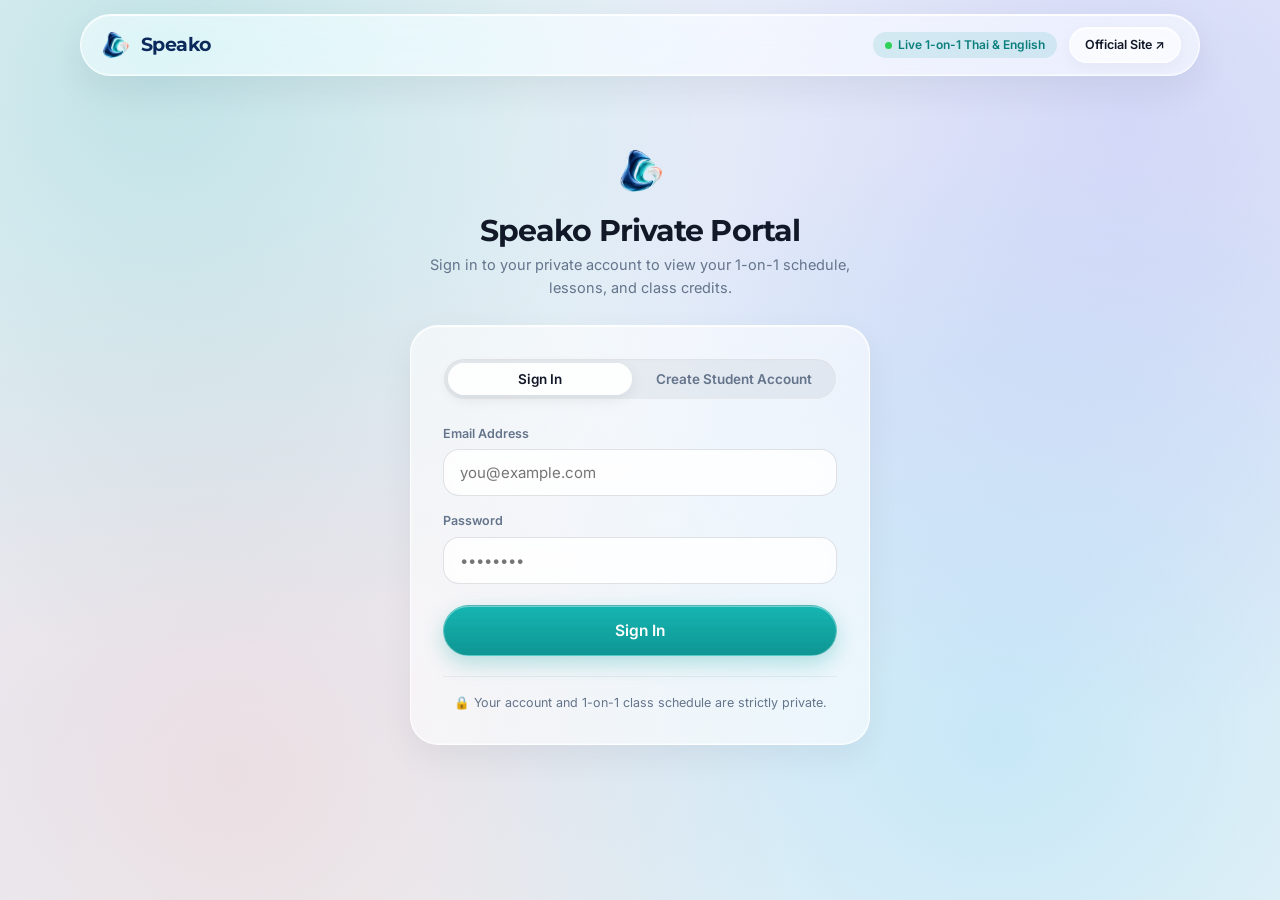
<file: index.html>
<!DOCTYPE html>
<html lang="en">
<head>
  <meta charset="UTF-8" />
  <meta name="viewport" content="width=device-width, initial-scale=1.0" />
  <title>Speako Languages — Sign In to Your Portal</title>
  <link rel="preconnect" href="https://fonts.googleapis.com" />
  <link rel="preconnect" href="https://fonts.gstatic.com" crossorigin />
  <link href="https://fonts.googleapis.com/css2?family=Inter:wght@400;500;600;700&family=Montserrat:wght@600;700;800&family=Noto+Sans+Thai:wght@400;500;600;700&display=swap" rel="stylesheet" />
  <link rel="stylesheet" href="styles.css" />
</head>
<body data-portal="login">

  <!-- Minimalist Apple Top Bar -->
  <header class="navbar">
    <div class="nav-inner">
      <a class="brand-logo" href="index.html">
        <img src="Speako logo.png" alt="Speako" />
        <span class="brand-wordmark">Speako</span>
      </a>
      <div style="display:flex;align-items:center;gap:12px;">
        <span class="pill-tag"><span class="live-dot"></span> Live 1-on-1 Thai &amp; English</span>
        <a href="https://speakolanguages.com/#pricing" target="_blank" rel="noopener" class="btn btn-ghost btn-sm">Official Site ↗</a>
      </div>
    </div>
  </header>

  <!-- Main Gateway Container -->
  <main id="app-main" class="login-shell"></main>

  <!-- Apple Sheet Modal -->
  <div id="modal-backdrop" class="modal-backdrop" onclick="if(event.target===this) closeModal()">
    <div id="modal-sheet" class="modal-sheet"></div>
  </div>

  <!-- Toast Container -->
  <div id="toast-container"></div>

  <script src="data.js"></script>
  <script src="app.js"></script>
</body>
</html>
</file>
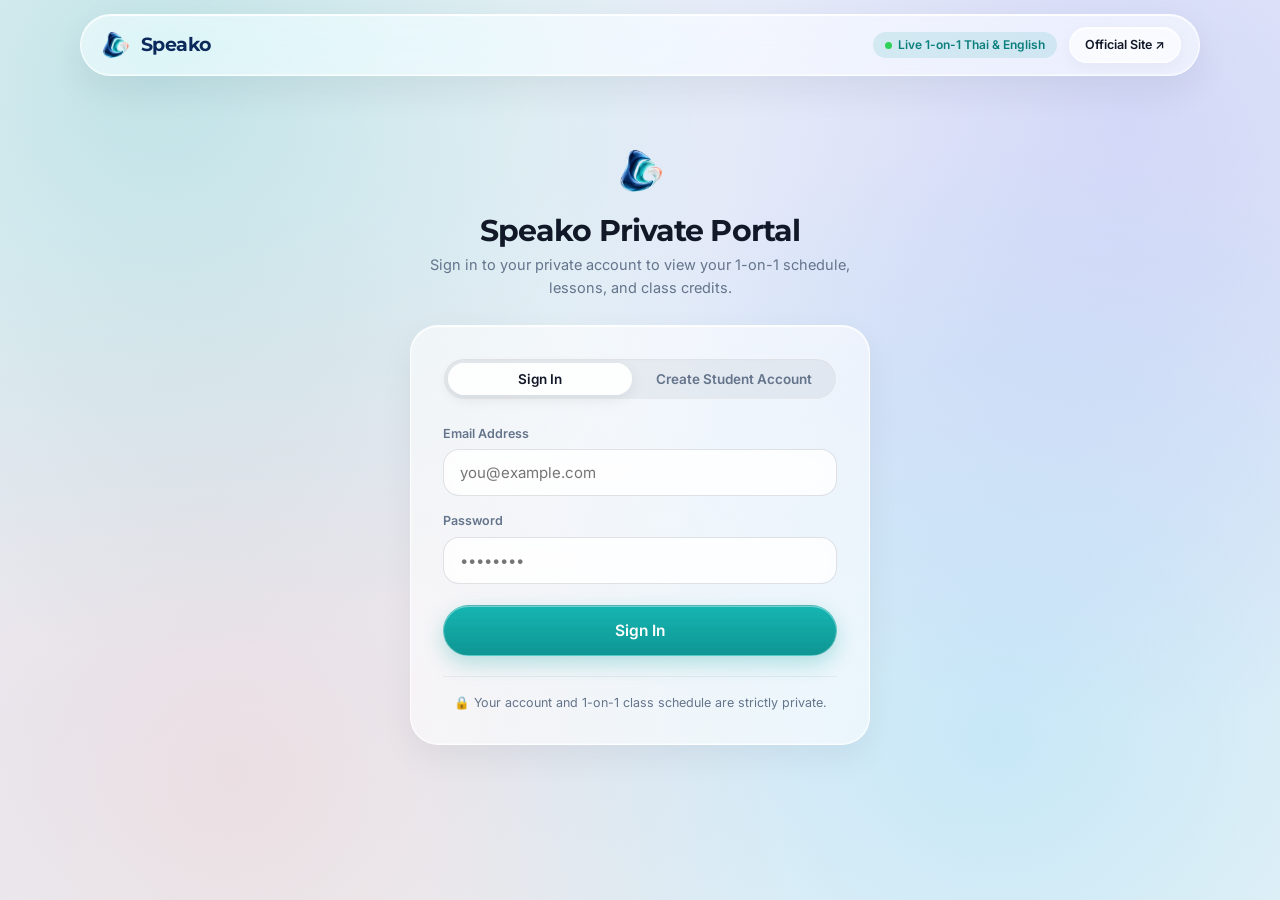
<file: admin.html>
<!DOCTYPE html>
<html lang="en">
<head>
  <meta charset="UTF-8" />
  <meta name="viewport" content="width=device-width, initial-scale=1.0" />
  <title>Speako — Admin</title>
  <link rel="preconnect" href="https://fonts.googleapis.com" />
  <link rel="preconnect" href="https://fonts.gstatic.com" crossorigin />
  <link href="https://fonts.googleapis.com/css2?family=Inter:wght@400;500;600;700&family=Montserrat:wght@600;700;800&family=Noto+Sans+Thai:wght@400;500;600;700&display=swap" rel="stylesheet" />
  <link rel="stylesheet" href="styles.css" />
</head>
<body data-portal="admin">

  <!-- iOS 27 Liquid Glass Admin Navigation -->
  <header class="navbar">
    <div class="nav-inner">
      <div style="display:flex;align-items:center;gap:10px;">
        <div class="brand-logo" onclick="switchTab('accounts')">
          <img src="Speako logo.png" alt="Speako" />
          <span class="brand-wordmark">Speako</span>
        </div>
        <span class="role-portal-badge admin">Admin</span>
      </div>

      <nav class="segmented-nav" aria-label="Admin Navigation">
        <button class="seg-btn active" data-tab="accounts" onclick="switchTab('accounts')">Accounts</button>
        <button class="seg-btn" data-tab="schedules" onclick="switchTab('schedules')">Schedule</button>
        <button class="seg-btn" data-tab="teachers" onclick="switchTab('teachers')">Teachers</button>
        <button class="seg-btn" data-tab="invoices" onclick="switchTab('invoices')">Invoices</button>
        <button class="seg-btn" data-tab="alerts" onclick="switchTab('alerts')">Alerts <span id="admin-unread-badge"></span></button>
      </nav>

      <div style="display:flex;align-items:center;gap:8px;">
        <div class="account-pill" style="cursor:default;">
          <div class="avatar-circle" id="nav-avatar" style="background:#B91C1C;">KA</div>
          <span class="account-pill-text" id="nav-user-name">Kendrick</span>
        </div>
        <button class="btn btn-ghost btn-sm" onclick="signOut()">Exit</button>
      </div>
    </div>
  </header>

  <main id="app-main" class="container"></main>

  <div id="modal-backdrop" class="modal-backdrop" onclick="if(event.target===this) closeModal()">
    <div id="modal-sheet" class="modal-sheet"></div>
  </div>

  <div id="toast-container"></div>

  <script src="data.js"></script>
  <script src="app.js"></script>
</body>
</html>
</file>
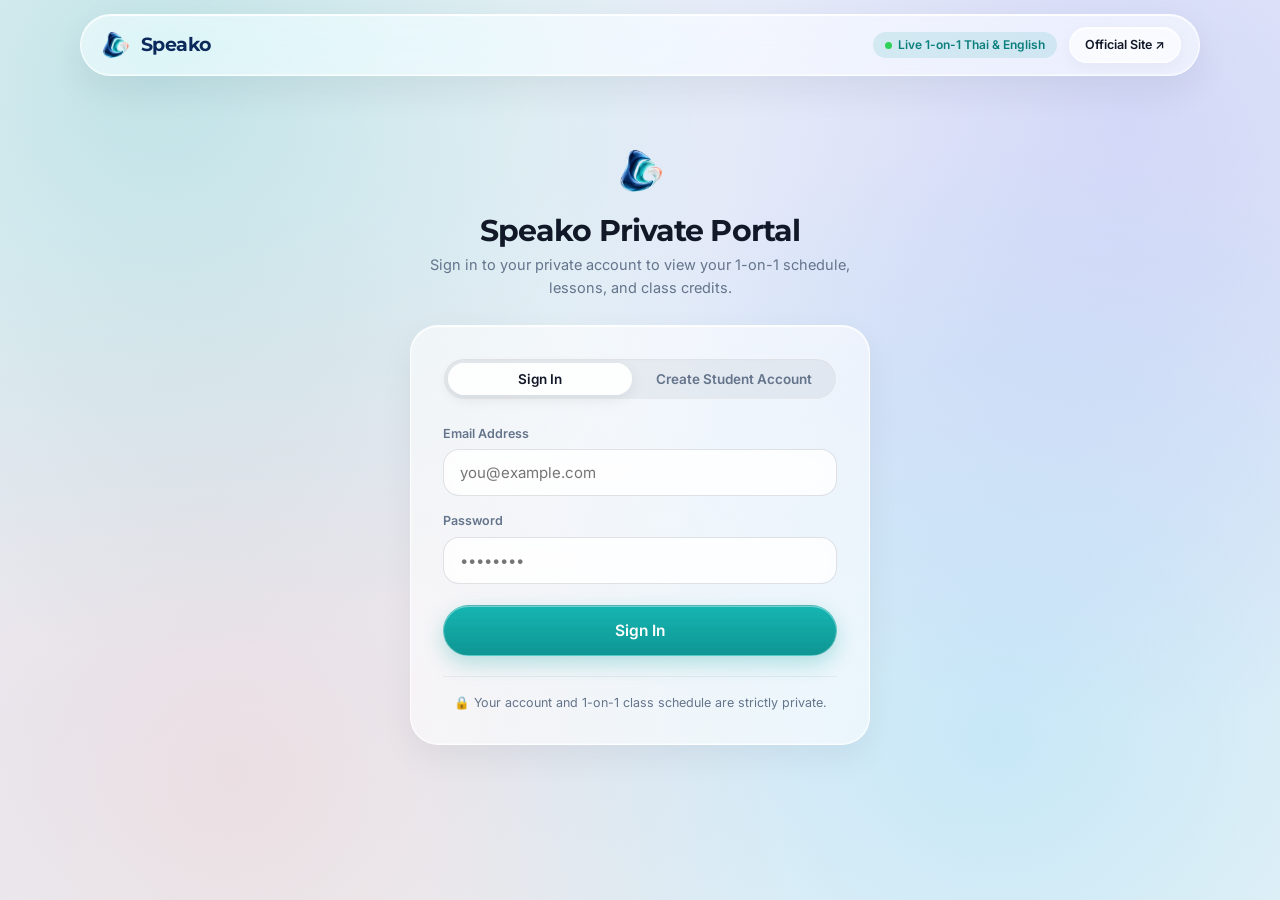
<file: student.html>
<!DOCTYPE html>
<html lang="en">
<head>
  <meta charset="UTF-8" />
  <meta name="viewport" content="width=device-width, initial-scale=1.0" />
  <title>Speako — Student Portal</title>
  <link rel="preconnect" href="https://fonts.googleapis.com" />
  <link rel="preconnect" href="https://fonts.gstatic.com" crossorigin />
  <link href="https://fonts.googleapis.com/css2?family=Inter:wght@400;500;600;700&family=Montserrat:wght@600;700;800&family=Noto+Sans+Thai:wght@400;500;600;700&display=swap" rel="stylesheet" />
  <link rel="stylesheet" href="styles.css" />
</head>
<body data-portal="student">

  <!-- iOS 27 Liquid Glass Student Navigation -->
  <header class="navbar">
    <div class="nav-inner">
      <div style="display:flex;align-items:center;gap:10px;">
        <div class="brand-logo" onclick="switchTab('schedule')">
          <img src="Speako logo.png" alt="Speako" />
          <span class="brand-wordmark">Speako</span>
        </div>
        <span class="role-portal-badge student">Student</span>
      </div>

      <nav class="segmented-nav" aria-label="Student Navigation">
        <button class="seg-btn active" data-tab="schedule" onclick="switchTab('schedule')">Schedule</button>
        <button class="seg-btn" data-tab="book" onclick="switchTab('book')">Book</button>
        <button class="seg-btn" data-tab="lessons" onclick="switchTab('lessons')">Lessons</button>
        <button class="seg-btn" data-tab="credits" onclick="switchTab('credits')">Credits</button>
      </nav>

      <div style="display:flex;align-items:center;gap:8px;">
        <button class="account-pill" onclick="switchTab('credits')" title="Credits &amp; Receipts">
          <div class="avatar-circle" id="nav-avatar">ST</div>
          <span class="account-pill-text" id="nav-user-name">Student</span>
          <span class="account-pill-credits" id="nav-user-credits">0</span>
        </button>
        <button class="btn btn-ghost btn-sm" onclick="signOut()">Exit</button>
      </div>
    </div>
  </header>

  <main id="app-main" class="container"></main>

  <div id="modal-backdrop" class="modal-backdrop" onclick="if(event.target===this) closeModal()">
    <div id="modal-sheet" class="modal-sheet"></div>
  </div>

  <div id="toast-container"></div>

  <script src="data.js"></script>
  <script src="app.js"></script>
</body>
</html>
</file>
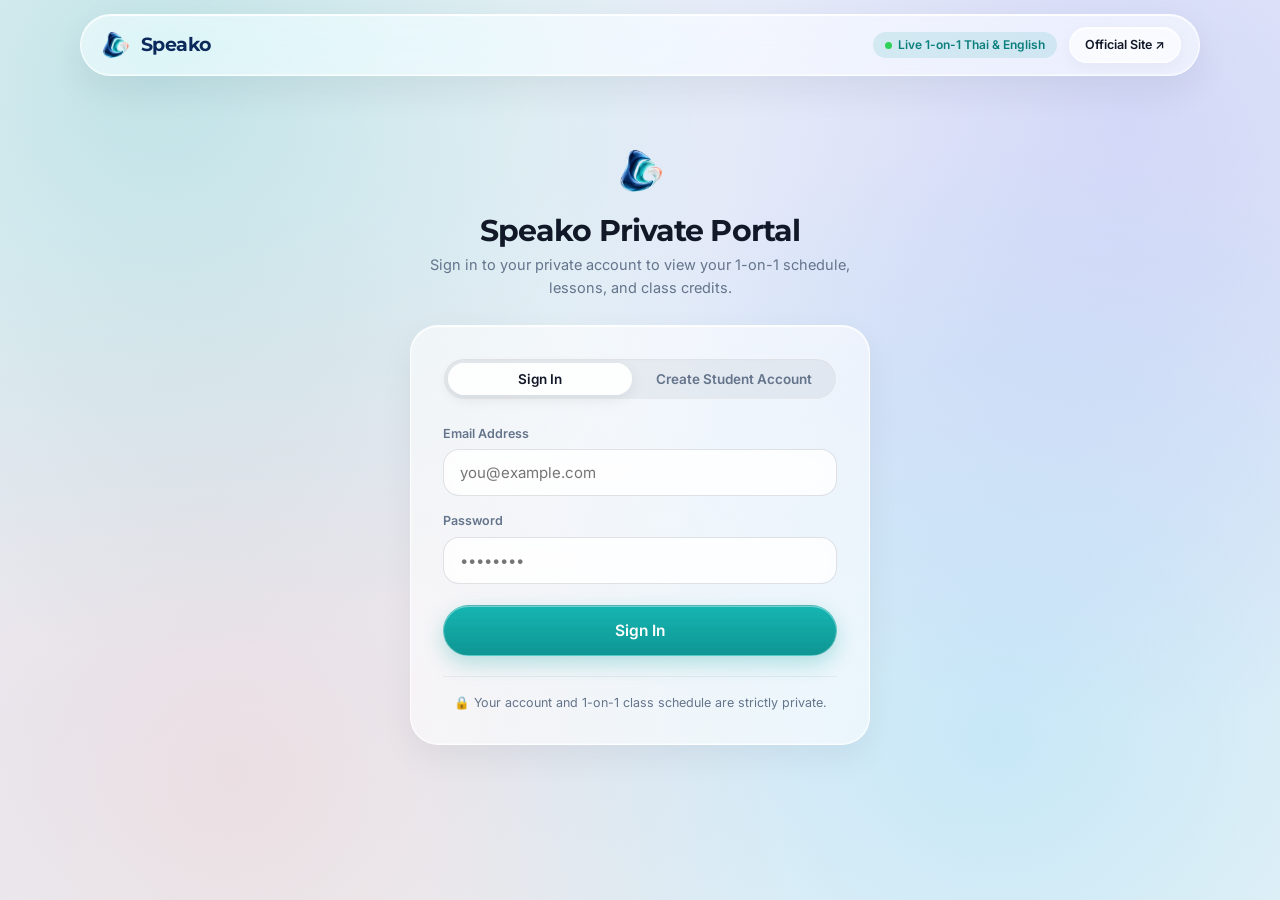
<file: teacher.html>
<!DOCTYPE html>
<html lang="en">
<head>
  <meta charset="UTF-8" />
  <meta name="viewport" content="width=device-width, initial-scale=1.0" />
  <title>Speako — Teacher Workspace</title>
  <link rel="preconnect" href="https://fonts.googleapis.com" />
  <link rel="preconnect" href="https://fonts.gstatic.com" crossorigin />
  <link href="https://fonts.googleapis.com/css2?family=Inter:wght@400;500;600;700&family=Montserrat:wght@600;700;800&family=Noto+Sans+Thai:wght@400;500;600;700&display=swap" rel="stylesheet" />
  <link rel="stylesheet" href="styles.css" />
</head>
<body data-portal="teacher">

  <!-- iOS 27 Liquid Glass Teacher Navigation -->
  <header class="navbar">
    <div class="nav-inner">
      <div style="display:flex;align-items:center;gap:10px;">
        <div class="brand-logo" onclick="switchTab('schedule')">
          <img src="Speako logo.png" alt="Speako" />
          <span class="brand-wordmark">Speako</span>
        </div>
        <span class="role-portal-badge teacher">Teacher</span>
      </div>

      <nav class="segmented-nav" aria-label="Teacher Navigation">
        <button class="seg-btn active" data-tab="schedule" onclick="switchTab('schedule')">Schedule</button>
        <button class="seg-btn" data-tab="availability" onclick="switchTab('availability')">Hours</button>
        <button class="seg-btn" data-tab="students" onclick="switchTab('students')">Students</button>
        <button class="seg-btn" data-tab="slides" onclick="switchTab('slides')">Slides</button>
      </nav>

      <div style="display:flex;align-items:center;gap:8px;">
        <div class="account-pill" style="cursor:default;">
          <div class="avatar-circle" id="nav-avatar" style="background:#3730A3;">KN</div>
          <span class="account-pill-text" id="nav-user-name">Kendrick</span>
          <span class="account-pill-credits" id="nav-user-credits">0</span>
        </div>
        <button class="btn btn-ghost btn-sm" onclick="signOut()">Exit</button>
      </div>
    </div>
  </header>

  <main id="app-main" class="container"></main>

  <div id="modal-backdrop" class="modal-backdrop" onclick="if(event.target===this) closeModal()">
    <div id="modal-sheet" class="modal-sheet"></div>
  </div>

  <div id="toast-container"></div>

  <script src="data.js"></script>
  <script src="app.js"></script>
</body>
</html>
</file>
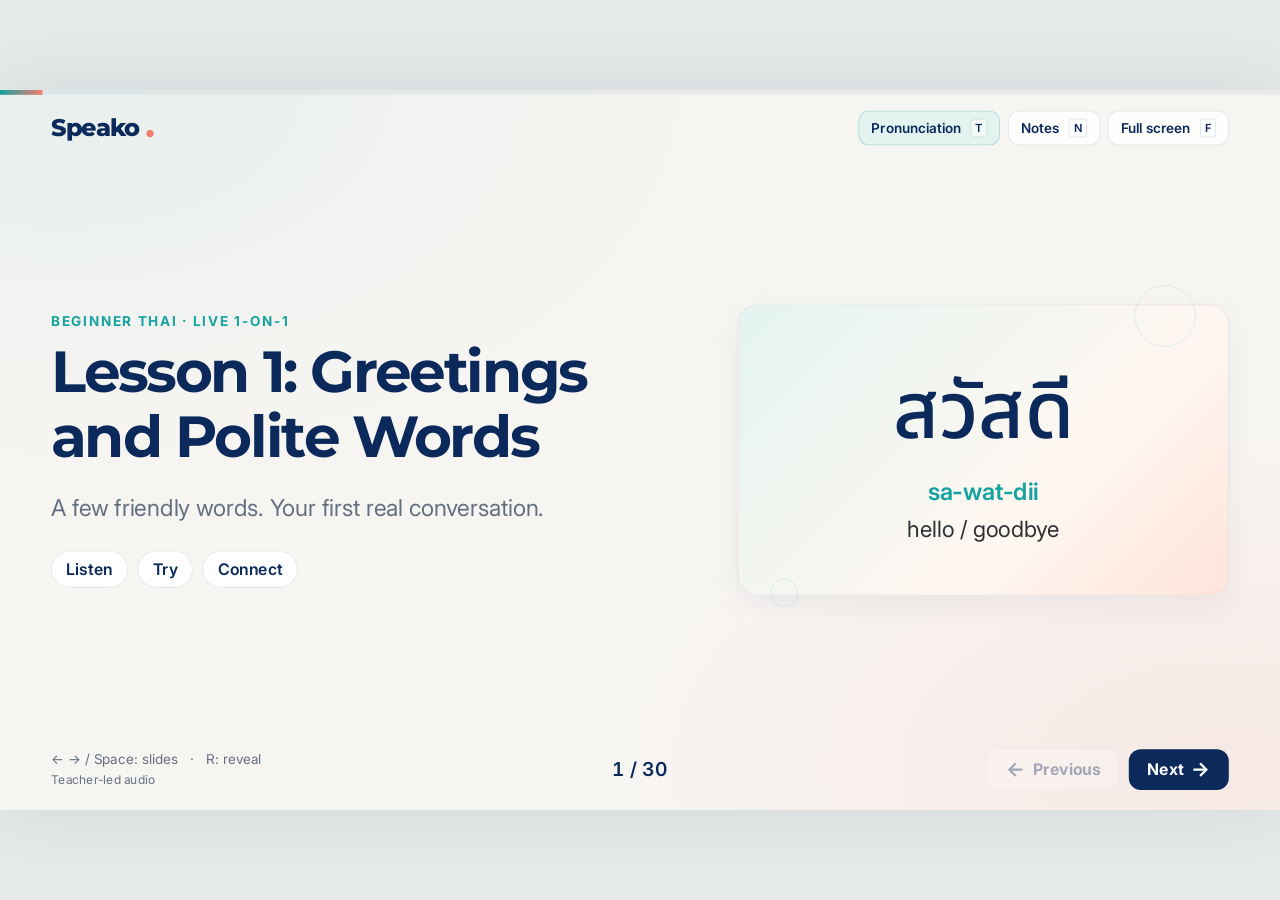
<file: lessons/lesson 1.html>
<!DOCTYPE html>
<html lang="en">
<head>
  <meta charset="UTF-8">
  <meta name="viewport" content="width=device-width, initial-scale=1">
  <meta name="theme-color" content="#0B2A5B">
  <title>Speako — Lesson 1: Greetings and Polite Words</title>

  <script>
    /*
     * EDIT YOUR LESSON HERE.
     * All lesson content lives in this array.
     * Summaries, practice answers, and the recap reuse vocabulary IDs.
     * Romanization is preserved exactly as supplied.
     */
    const SLIDES = [
      {
        id: "welcome",
        type: "title",
        eyebrow: "BEGINNER THAI · LIVE 1-ON-1",
        title: "Lesson 1: Greetings and Polite Words",
        subtitle: "A few friendly words. Your first real conversation.",
        chips: ["Listen", "Try", "Connect"],
        wordId: "hello",
        notes: [
          "Welcome the student by name. Explain that this is a conversation, not a test.",
          "Allow about 45–50 minutes, adjusting the pace to the student."
        ]
      },
      {
        id: "goal",
        type: "goal",
        eyebrow: "TODAY’S GOAL",
        title: "Small steps. Real conversation.",
        statement: "By the end of this lesson you will be able to greet people politely in Thai",
        outcomes: [
          { title: "Say hello", text: "Start a friendly conversation." },
          { title: "Sound polite", text: "Choose a polite ending." },
          { title: "Take a turn", text: "Ask, answer, and thank someone." }
        ],
        notes: [
          "Read the goal together. Keep the emphasis on communication rather than perfection.",
          "Tell the student they will try two short conversations before the end."
        ]
      },
      {
        id: "warmup",
        type: "warmup",
        eyebrow: "LET’S MAKE THIS PERSONAL",
        title: "What do you want to use Thai for?",
        subtitle: "English is welcome. Tell your teacher about one real situation.",
        options: [
          { title: "Travel", text: "Shops, cafés, and meeting people." },
          { title: "Life in Thailand", text: "Neighbours and everyday conversations." },
          { title: "Work & daily life", text: "Friendly connections during your day." }
        ],
        footer: "Choose one—or tell us your own reason.",
        notes: [
          "Ask one follow-up question about the student’s plans or daily life.",
          "Reuse their situation in the role-plays. Click a card if you want to mark their choice."
        ]
      },
      {
        id: "hello",
        type: "word",
        eyebrow: "VOCABULARY · 1 OF 12",
        title: "Start with a friendly hello",
        thai: "สวัสดี",
        roman: "sa-wat-dii",
        meaning: "hello / goodbye",
        cue: "Use it when you meet someone. It can also be a polite goodbye.",
        example: {
          context: "Greeting someone you have just met",
          thai: "สวัสดีครับ",
          roman: "sa-wat-dii khráp",
          meaning: "Hello. (male speaker)"
        },
        notes: [
          "Model the whole phrase, then invite two relaxed repetitions.",
          "The written romanization is a support; encourage the student to follow your sound."
        ]
      },
      {
        id: "male-particle",
        type: "word",
        eyebrow: "VOCABULARY · 2 OF 12",
        title: "A polite ending for male speakers",
        thai: "ครับ",
        roman: "khráp",
        meaning: "polite particle (male speakers)",
        cue: "Male speakers use this ending with both statements and questions.",
        example: {
          context: "Thanking someone politely",
          thai: "ขอบคุณครับ",
          roman: "khòop-khun khráp",
          meaning: "Thank you. (male speaker)"
        },
        notes: [
          "Explain that this is a polite ending, not a separate English word.",
          "The ending follows the speaker, not the person being addressed."
        ]
      },
      {
        id: "female-statement",
        type: "word",
        eyebrow: "VOCABULARY · 3 OF 12",
        title: "A polite ending for statements",
        thai: "ค่ะ",
        roman: "khâ",
        meaning: "polite particle (female speakers, statements)",
        cue: "Female speakers use this falling-tone ending for statements.",
        example: {
          context: "Thanking someone politely",
          thai: "ขอบคุณค่ะ",
          roman: "khòop-khun khâ",
          meaning: "Thank you. (female speaker)"
        },
        notes: [
          "Use a gentle downward hand movement to model the falling tone.",
          "Introduce the sound without asking for perfect tone control yet."
        ]
      },
      {
        id: "female-question",
        type: "word",
        eyebrow: "VOCABULARY · 4 OF 12",
        title: "A polite ending for questions",
        thai: "คะ",
        roman: "khá",
        meaning: "polite particle (female speakers, questions)",
        cue: "Female speakers use this high-tone ending for questions.",
        example: {
          context: "Asking someone how they are",
          thai: "สบายดีไหมคะ",
          roman: "sa-baai dii mái khá",
          meaning: "How are you? (female speaker)"
        },
        notes: [
          "Contrast the high-tone question ending with the falling-tone statement ending.",
          "Let the student hear the difference before asking them to produce it."
        ]
      },
      {
        id: "summary-1",
        type: "summary",
        eyebrow: "QUICK CHECK · WORDS 1–4",
        title: "Your first four building blocks",
        subtitle: "Say hello, then choose a polite ending.",
        wordIds: ["hello", "male-particle", "female-statement", "female-question"],
        footer: "Teacher challenge: hide pronunciation with T.",
        notes: [
          "Point to each item in a different order and invite the student to say it.",
          "Ask which ending they want to practise using."
        ]
      },
      {
        id: "thank-you",
        type: "word",
        eyebrow: "VOCABULARY · 5 OF 12",
        title: "A little appreciation",
        thai: "ขอบคุณ",
        roman: "khòop-khun",
        meaning: "thank you",
        cue: "Add your polite ending when someone helps you.",
        example: {
          context: "Receiving your drink at a café",
          thai: "ขอบคุณค่ะ",
          roman: "khòop-khun khâ",
          meaning: "Thank you. (female speaker)"
        },
        notes: [
          "Pretend to hand the student a drink and invite a thank-you.",
          "Practise once slowly, then at a comfortable conversational pace."
        ]
      },
      {
        id: "sorry",
        type: "word",
        eyebrow: "VOCABULARY · 6 OF 12",
        title: "Sorry—or excuse me",
        thai: "ขอโทษ",
        roman: "khǎaw-thôot",
        meaning: "sorry / excuse me",
        cue: "Use it for a small mistake or to politely get someone’s attention.",
        example: {
          context: "Getting someone’s attention politely",
          thai: "ขอโทษครับ",
          roman: "khǎaw-thôot khráp",
          meaning: "Excuse me. (male speaker)"
        },
        notes: [
          "Give two quick contexts: getting attention and accidentally bumping into someone.",
          "Model the whole phrase before breaking it into smaller sounds."
        ]
      },
      {
        id: "no-problem",
        type: "word",
        eyebrow: "VOCABULARY · 7 OF 12",
        title: "Keep it friendly",
        thai: "ไม่เป็นไร",
        roman: "mâi bpen rai",
        meaning: "it's okay / no problem",
        cue: "A reassuring response when someone apologises.",
        example: {
          context: "Responding to a small accident",
          thai: "ไม่เป็นไรค่ะ",
          roman: "mâi bpen rai khâ",
          meaning: "It’s okay. (female speaker)"
        },
        notes: [
          "Apologise for an imaginary small accident and let the student respond.",
          "Keep the rhythm relaxed and connected."
        ]
      },
      {
        id: "how-are-you",
        type: "word",
        eyebrow: "VOCABULARY · 8 OF 12",
        title: "Keep the conversation going",
        thai: "สบายดีไหม",
        roman: "sa-baai dii mái",
        meaning: "how are you?",
        cue: "Ask this after saying hello.",
        example: {
          context: "Checking in with someone",
          thai: "สบายดีไหมครับ",
          roman: "sa-baai dii mái khráp",
          meaning: "How are you? (male speaker)"
        },
        notes: [
          "Use the supplied romanization and model natural conversational pronunciation.",
          "The question particle may sound high in conversational speech; its spelling is shown again in the tone demonstration."
        ]
      },
      {
        id: "summary-2",
        type: "summary",
        eyebrow: "QUICK CHECK · WORDS 5–8",
        title: "Four phrases for everyday kindness",
        subtitle: "Which phrase fits each situation?",
        wordIds: ["thank-you", "sorry", "no-problem", "how-are-you"],
        footer: "A helpful person. A small accident. A friendly conversation.",
        notes: [
          "Describe a situation in English and have the student choose the right phrase.",
          "Ask for the phrase plus their preferred polite ending when they are ready."
        ]
      },
      {
        id: "fine",
        type: "word",
        eyebrow: "VOCABULARY · 9 OF 12",
        title: "A simple answer",
        thai: "สบายดี",
        roman: "sa-baai dii",
        meaning: "I'm fine",
        cue: "Use this to answer “how are you?”",
        example: {
          context: "Answering a friendly check-in",
          thai: "สบายดีค่ะ",
          roman: "sa-baai dii khâ",
          meaning: "I’m fine. (female speaker)"
        },
        notes: [
          "Ask how the student is and wait for their answer without rushing.",
          "Repeat the question-and-answer exchange twice."
        ]
      },
      {
        id: "and-you",
        type: "word",
        eyebrow: "VOCABULARY · 10 OF 12",
        title: "Give the conversation back",
        thai: "แล้วคุณล่ะ",
        roman: "láew khun lâ",
        meaning: "and you?",
        cue: "Answer first, then invite the other person to speak.",
        example: {
          context: "Returning the question",
          thai: "สบายดี แล้วคุณล่ะ",
          roman: "sa-baai dii · láew khun lâ",
          meaning: "I’m fine. And you?"
        },
        notes: [
          "Practise the answer and return question as one conversational turn.",
          "Use a small open-hand gesture to show that the turn goes back to the other person."
        ]
      },
      {
        id: "yes-no",
        type: "word",
        eyebrow: "VOCABULARY · 11 OF 12",
        title: "Confirm—or correct",
        thai: "ใช่ / ไม่ใช่",
        roman: "châi / mâi châi",
        meaning: "yes (it is) / no (it isn't)",
        cue: "Use these to confirm whether something is correct—not for every yes/no question.",
        example: {
          context: "Confirming or correcting a detail",
          thai: "ใช่ครับ / ไม่ใช่ครับ",
          roman: "châi khráp / mâi châi khráp",
          meaning: "Yes, it is. / No, it isn’t. (male speaker)"
        },
        notes: [
          "Explain that Thai often answers yes/no questions by repeating the relevant verb or adjective.",
          "For today, use these forms only to confirm or correct a statement."
        ]
      },
      {
        id: "goodbye",
        type: "word",
        eyebrow: "VOCABULARY · 12 OF 12",
        title: "A word for goodbye",
        thai: "ลาก่อน",
        roman: "laa gàawn",
        meaning: "goodbye",
        cue: "This can sound like a longer or more final farewell.",
        example: {
          context: "Saying farewell before a long separation",
          thai: "ลาก่อน",
          roman: "laa gàawn",
          meaning: "Goodbye."
        },
        notes: [
          "Explain that this can sound final and is less usual for an everyday casual goodbye.",
          "Remind the student that the hello phrase also works as a polite everyday goodbye."
        ]
      },
      {
        id: "summary-3",
        type: "summary",
        eyebrow: "QUICK CHECK · WORDS 9–12",
        title: "Answer, return, and finish",
        subtitle: "You can now keep a short exchange moving.",
        wordIds: ["fine", "and-you", "yes-no", "goodbye"],
        footer: "Try the meanings first. Then say the Thai.",
        notes: [
          "Ask the student to connect “I’m fine” with “and you?”",
          "Check that the yes/no pair is understood as confirmation, not a universal answer."
        ]
      },
      {
        id: "wai",
        type: "wai",
        eyebrow: "LANGUAGE + CULTURE",
        title: "The wai: a greeting with your hands",
        visual: "🙏",
        steps: [
          "Bring your palms together.",
          "Raise your fingertips near your nose.",
          "Give a small, gentle nod.",
          "Say hello with a polite ending."
        ],
        footer: "Keep your shoulders relaxed and follow your teacher’s example.",
        wordId: "hello",
        notes: [
          "Demonstrate slowly on camera and invite the student to mirror you.",
          "Explain that hand height and when to wai depend on the social situation; this is a simple introductory model."
        ]
      },
      {
        id: "particles",
        type: "particles",
        eyebrow: "THE POLITENESS PATTERN",
        title: "A small ending makes it polite",
        subtitle: "Put the polite particle at the end of your phrase.",
        cards: [
          { label: "Men · statements + questions", wordId: "male-particle" },
          { label: "Women · statements", wordId: "female-statement" },
          { label: "Women · questions", wordId: "female-question" }
        ],
        footer: "Choose the ending for you—not for the person you are speaking to.",
        notes: [
          "For this beginner lesson: men use the same ending for statements and questions; women use the two different endings.",
          "Let the student choose the ending that fits how they want to speak."
        ]
      },
      {
        id: "tones",
        type: "tones",
        eyebrow: "MINI TONE LESSON · 1 OF 2",
        title: "Thai has 5 tones",
        subtitle: "The pitch pattern is part of the word. Watch, listen, then copy.",
        tones: [
          { id: "mid", label: "Mid", cue: "Steady in the middle", color: "#14A3A0", path: "M12 38 L108 38" },
          { id: "low", label: "Low", cue: "Settle into a low pitch", color: "#0B2A5B", path: "M12 39 Q45 55 108 56" },
          { id: "falling", label: "Falling", cue: "Start high, then fall", color: "#F47C6B", path: "M12 26 Q38 12 52 22 L108 60" },
          { id: "high", label: "High", cue: "Move toward a high pitch", color: "#657BA8", path: "M12 43 Q50 50 108 15" },
          { id: "rising", label: "Rising", cue: "Dip low, then rise", color: "#238878", path: "M12 40 Q49 79 108 14" }
        ],
        footer: "These lines are simplified pitch guides—not exact musical notes.",
        notes: [
          "Use your hand to trace each pitch shape while modelling a simple sound.",
          "Start with listening and imitation. Do not turn this into a spelling lesson."
        ]
      },
      {
        id: "mai-tones",
        type: "tone-examples",
        eyebrow: "MINI TONE LESSON · 2 OF 2",
        title: "Same “mai” sound, different tones",
        subtitle: "Listen to the pitch. Trace the line with your hand.",
        examples: [
          { thai: "ไม", roman: "mai", meaning: "mid tone", toneId: "mid" },
          { thai: "ไม่", roman: "mâi", meaning: "falling tone", toneId: "falling" },
          { thai: "ไม้", roman: "mái", meaning: "high tone", toneId: "high" },
          { thai: "ไหม", roman: "mǎi", meaning: "rising tone", toneId: "rising" }
        ],
        footer: "Now copy your teacher’s low-tone “mai” sound—no extra word to memorise.",
        notes: [
          "These four spellings are the supplied sound demonstrations, not four additional vocabulary targets.",
          "Model the fifth, low tone orally. Use your own voice as the reference if synthetic audio sounds unclear."
        ]
      },
      {
        id: "drill-hello",
        type: "drill",
        eyebrow: "PRACTICE · 1 OF 3",
        title: "Repeat after me",
        subtitle: "Try from memory. Reveal the answer. Then repeat after your teacher.",
        prompt: "Say “hello”.",
        hint: "Imagine meeting someone for the first time.",
        wordId: "hello",
        followup: "Say it again with your chosen polite ending.",
        notes: [
          "Give the student a few seconds before revealing.",
          "After the reveal, model once and ask for two repetitions with a polite ending."
        ]
      },
      {
        id: "drill-thanks",
        type: "drill",
        eyebrow: "PRACTICE · 2 OF 3",
        title: "Repeat after me",
        subtitle: "Try from memory. Reveal the answer. Then repeat after your teacher.",
        prompt: "Say “thank you”.",
        hint: "Someone has just brought you a drink.",
        wordId: "thank-you",
        followup: "Try a slow version, then a friendly conversational version.",
        notes: [
          "Use a small giving gesture to make the situation feel real.",
          "Praise one specific success, such as a clear ending or confident rhythm."
        ]
      },
      {
        id: "drill-sorry",
        type: "drill",
        eyebrow: "PRACTICE · 3 OF 3",
        title: "Repeat after me",
        subtitle: "Try from memory. Reveal the answer. Then repeat after your teacher.",
        prompt: "Say “sorry / excuse me”.",
        hint: "You accidentally bump into someone.",
        wordId: "sorry",
        followup: "After the apology, what friendly reply might you hear?",
        notes: [
          "Reveal only after the student has had a chance to try.",
          "Elicit the no-problem response orally to prepare for the second role-play."
        ]
      },
      {
        id: "roleplay-shop",
        type: "roleplay",
        eyebrow: "ROLE-PLAY · 1 OF 2",
        title: "A friendly greeting in a shop",
        subtitle: "Your teacher is the shopkeeper. You are the customer.",
        hint: "Choose one ending at each slash. Listen buttons model female endings.",
        lines: [
          {
            speaker: "Teacher", role: "teacher",
            thai: "สวัสดีครับ/ค่ะ สบายดีไหมครับ/คะ",
            roman: "sa-wat-dii khráp/khâ · sa-baai dii mái khráp/khá",
            meaning: "Hello. How are you?",
            spoken: "สวัสดีค่ะ สบายดีไหมคะ"
          },
          {
            speaker: "Student", role: "student",
            thai: "สวัสดีครับ/ค่ะ สบายดี แล้วคุณล่ะ",
            roman: "sa-wat-dii khráp/khâ · sa-baai dii · láew khun lâ",
            meaning: "Hello. I’m fine. And you?",
            spoken: "สวัสดีค่ะ สบายดี แล้วคุณล่ะ"
          },
          {
            speaker: "Teacher", role: "teacher",
            thai: "สบายดี ขอบคุณครับ/ค่ะ",
            roman: "sa-baai dii · khòop-khun khráp/khâ",
            meaning: "I’m fine. Thank you.",
            spoken: "สบายดี ขอบคุณค่ะ"
          }
        ],
        footer: "Try once with support. Then hide pronunciation and try again.",
        notes: [
          "The first teacher line is visible. Use R or “Show next line” to reveal each following turn.",
          "The student says only one ending at each slash. After a supported run, repeat with less help."
        ]
      },
      {
        id: "roleplay-apology",
        type: "roleplay",
        eyebrow: "ROLE-PLAY · 2 OF 2",
        title: "Oops—a small accident",
        subtitle: "Two people gently bump into each other in a busy café.",
        hint: "Keep your voice friendly. Add your chosen polite ending when you are ready.",
        lines: [
          {
            speaker: "Teacher", role: "teacher",
            thai: "ขอโทษ",
            roman: "khǎaw-thôot",
            meaning: "sorry / excuse me"
          },
          {
            speaker: "Student", role: "student",
            thai: "ไม่เป็นไร",
            roman: "mâi bpen rai",
            meaning: "it's okay / no problem"
          }
        ],
        footer: "Now swap roles: you apologise, and your teacher replies.",
        notes: [
          "Act out a very small imaginary bump, then apologise.",
          "Swap roles after the first exchange. Invite natural eye contact and a relaxed tone."
        ]
      },
      {
        id: "recap",
        type: "recap",
        eyebrow: "YOUR FIRST THAI TOOLKIT",
        title: "Look how much you can say",
        hint: "Press T to test without pronunciation.",
        wordIds: [
          "hello", "male-particle", "female-statement", "female-question",
          "thank-you", "sorry", "no-problem", "how-are-you",
          "fine", "and-you", "yes-no", "goodbye"
        ],
        notes: [
          "Choose three words at random and ask the student to use or explain them.",
          "Finish with a short greeting exchange without reading if the student feels ready."
        ]
      },
      {
        id: "homework",
        type: "homework",
        eyebrow: "A LITTLE PRACTICE GOES A LONG WAY",
        title: "Your next small step",
        tasks: [
          {
            number: "01",
            title: "Say the greetings aloud 10 times.",
            text: "Start slowly. Add your polite ending. Then try a natural speaking pace."
          },
          {
            number: "02",
            title: "Record a short greeting and listen back to check pronunciation.",
            text: "Listen for the sounds, the tone movement, and your polite ending."
          }
        ],
        modelLabel: "Start with this",
        wordId: "hello",
        footer: "Bring your recording—or one question—to the next lesson.",
        notes: [
          "Ask when the student can fit this short practice into their day.",
          "Suggest recording on their own device. Sharing the recording is optional."
        ]
      },
      {
        id: "closing",
        type: "closing",
        eyebrow: "YOU’VE STARTED SPEAKING THAI",
        title: "See you next lesson!",
        subtitle: "One small conversation at a time.",
        wordId: "hello",
        footer: "Use your first phrase with someone today.",
        actions: [
          { label: "Review the word list", target: "recap" },
          { label: "Back to the start", target: "welcome" }
        ],
        notes: [
          "Name one specific thing the student did well.",
          "End with a friendly spoken goodbye and confirm the homework."
        ]
      }
    ];
  </script>

  <link rel="preconnect" href="https://fonts.googleapis.com">
  <link rel="preconnect" href="https://fonts.gstatic.com" crossorigin>
  <link href="https://fonts.googleapis.com/css2?family=Inter:wght@400;500;600;700&amp;family=Montserrat:wght@500;600;700;800&amp;family=Noto+Sans+Thai:wght@400;500;600;700&amp;display=swap" rel="stylesheet">

  <style>
    :root {
      --navy: #0B2A5B;
      --teal: #14A3A0;
      --paper: #F7F5F2;
      --ink: #2B2F36;
      --coral: #F47C6B;
      --muted: #647080;
      --line: rgba(11, 42, 91, .11);
      --shadow: 0 12px 36px rgba(11, 42, 91, .055);
      --radius: 26px;
      --deck-scale: 1;
    }

    * { box-sizing: border-box; }
    [hidden] { display: none !important; }

    html, body {
      width: 100%;
      height: 100%;
      margin: 0;
      overflow: hidden;
      background: #e6eae9;
    }

    body {
      font-family: "Inter", "Noto Sans Thai", sans-serif;
      color: var(--ink);
      -webkit-font-smoothing: antialiased;
    }

    button { font: inherit; }
    button, [tabindex] { -webkit-tap-highlight-color: transparent; }

    button {
      cursor: pointer;
      border: 0;
    }

    button:focus-visible, [tabindex]:focus-visible {
      outline: 4px solid var(--teal);
      outline-offset: 5px;
    }

    button:disabled {
      opacity: .35;
      cursor: not-allowed;
    }

    .sr-only {
      position: absolute !important;
      width: 1px;
      height: 1px;
      padding: 0;
      margin: -1px;
      overflow: hidden;
      clip: rect(0, 0, 0, 0);
      white-space: nowrap;
      border: 0;
    }

    #viewport {
      position: fixed;
      inset: 0;
      overflow: hidden;
      touch-action: pan-y;
    }

    /* Fixed 16:9 canvas, fitted to the viewport without cropping. */
    #stage {
      position: absolute;
      top: 50%;
      left: 50%;
      width: 1600px;
      height: 900px;
      overflow: hidden;
      transform: translate(-50%, -50%) scale(var(--deck-scale));
      transform-origin: center;
      background: var(--paper);
      box-shadow: 0 0 90px rgba(11, 42, 91, .10);
      isolation: isolate;
    }

    #stage::before {
      content: "";
      position: absolute;
      inset: 0;
      z-index: -1;
      pointer-events: none;
      background:
        radial-gradient(ellipse at 96% 94%, rgba(244, 124, 107, .10), transparent 35%),
        radial-gradient(ellipse at 5% 0%, rgba(20, 163, 160, .065), transparent 37%);
    }

    .progress-track {
      position: absolute;
      inset: 0 0 auto;
      height: 6px;
      background: rgba(11, 42, 91, .055);
      z-index: 20;
    }

    #progress-fill {
      display: block;
      height: 100%;
      width: 0;
      background: linear-gradient(90deg, var(--teal), var(--coral));
      transition: width .28s ease;
    }

    .topbar {
      position: absolute;
      top: 26px;
      left: 64px;
      right: 64px;
      display: flex;
      align-items: center;
      justify-content: space-between;
      z-index: 10;
      pointer-events: none;
    }

    .wordmark {
      color: var(--navy);
      font-family: "Montserrat", sans-serif;
      font-weight: 800;
      font-size: 30px;
      letter-spacing: -1.1px;
      display: flex;
      align-items: center;
      gap: 9px;
    }

    .wordmark::after {
      content: "";
      width: 9px;
      height: 9px;
      border-radius: 50%;
      background: var(--coral);
      margin-top: 13px;
    }

    .toolbar {
      display: flex;
      align-items: center;
      gap: 10px;
      pointer-events: auto;
    }

    .tool-button {
      display: inline-flex;
      align-items: center;
      gap: 12px;
      min-height: 43px;
      padding: 8px 15px;
      border-radius: 13px;
      border: 1px solid var(--line);
      background: rgba(255, 255, 255, .75);
      color: var(--navy);
      font-size: 17px;
      font-weight: 600;
      transition: background .18s, border-color .18s;
    }

    .tool-button[aria-pressed="true"],
    .tool-button[aria-expanded="true"] {
      background: #e3f3f0;
      border-color: rgba(20, 163, 160, .3);
    }

    kbd {
      font: 600 14px "Inter", sans-serif;
      border: 1px solid rgba(11, 42, 91, .14);
      border-radius: 5px;
      padding: 2px 5px;
      color: inherit;
      background: rgba(255, 255, 255, .55);
    }

    #slides { position: absolute; inset: 0; }

    .slide {
      position: absolute;
      inset: 0;
      display: flex;
      flex-direction: column;
      gap: 24px;
      padding: 108px 64px 108px;
      opacity: 0;
      visibility: hidden;
      pointer-events: none;
      transform: translateY(7px);
      transition:
        opacity .25s ease,
        transform .25s ease,
        visibility 0s linear .25s;
    }

    .slide.is-active {
      opacity: 1;
      visibility: visible;
      pointer-events: auto;
      transform: translateY(0);
      transition-delay: 0s;
    }

    .slide-header { flex-shrink: 0; }

    .eyebrow {
      margin: 0 0 10px;
      color: var(--teal);
      font-size: 17px;
      font-weight: 700;
      letter-spacing: 2px;
      line-height: 1.4;
    }

    h1, h2, h3 {
      color: var(--navy);
      font-family: "Montserrat", sans-serif;
    }

    h1 {
      margin: 0;
      font-size: 48px;
      font-weight: 700;
      line-height: 1.16;
      letter-spacing: -1.5px;
    }

    h2, h3 { margin: 0; }
    p { margin: 0; }

    .subtitle {
      margin-top: 12px;
      font-size: 26px;
      line-height: 1.45;
      color: var(--muted);
      max-width: 1300px;
    }

    .slide-body {
      flex: 1;
      min-height: 0;
    }

    .card {
      background: rgba(255, 255, 255, .87);
      border: 1px solid rgba(11, 42, 91, .07);
      border-radius: var(--radius);
      box-shadow: var(--shadow);
    }

    .footnote {
      font-size: 23px;
      line-height: 1.4;
      color: var(--muted);
    }

    .thai {
      font-family: "Noto Sans Thai", sans-serif;
      font-size: 104px;
      font-weight: 500;
      line-height: 1.5;
      color: var(--navy);
      letter-spacing: 0;
    }

    .thai-line {
      display: flex;
      justify-content: center;
      align-items: center;
      flex-wrap: wrap;
      gap: 8px 16px;
    }

    .phrase { text-align: center; }

    .roman {
      color: var(--teal);
      font-family: "Inter", sans-serif;
      font-size: 33px;
      font-weight: 600;
      line-height: 1.4;
      margin-top: 1px;
    }

    /* Visibility preserves spacing when pronunciation is hidden. */
    .romanization-off .roman { visibility: hidden; }

    .meaning {
      margin-top: 8px;
      font-size: 31px;
      line-height: 1.4;
      color: var(--ink);
    }

    .listen {
      display: inline-flex;
      align-items: center;
      justify-content: center;
      gap: 6px;
      flex-shrink: 0;
      min-height: 42px;
      padding: 8px 12px;
      border-radius: 13px;
      background: #fff0eb;
      color: var(--navy);
      border: 1px solid rgba(244, 124, 107, .28);
      font: 600 17px "Inter", sans-serif;
      transition: background .18s, transform .18s;
    }

    .listen svg { width: 19px; height: 19px; }

    .listen:hover, .listen.is-speaking { background: #ffd8ce; }
    .listen:active { transform: scale(.97); }

    .button {
      display: inline-flex;
      align-items: center;
      justify-content: center;
      gap: 10px;
      min-height: 54px;
      border-radius: 15px;
      padding: 12px 23px;
      color: var(--navy);
      background: var(--coral);
      font-weight: 700;
      font-size: 21px;
      line-height: 1.3;
      transition: transform .18s, box-shadow .18s;
    }

    .button:hover:not(:disabled) {
      transform: translateY(-2px);
      box-shadow: 0 8px 18px rgba(11, 42, 91, .08);
    }

    .button.secondary {
      background: rgba(255, 255, 255, .8);
      border: 1px solid var(--line);
    }

    .button.navy { background: var(--navy); color: #fff; }

    /* Title and closing slides. */
    .hero-layout {
      display: grid;
      grid-template-columns: 1.13fr .87fr;
      align-items: center;
      gap: 60px;
      height: 100%;
    }

    .hero-copy h1 {
      font-size: 72px;
      line-height: 1.13;
      letter-spacing: -2.4px;
      max-width: 820px;
    }

    .hero-copy .subtitle {
      font-size: 29px;
      margin-top: 26px;
      max-width: 660px;
    }

    .hero-phrase {
      position: relative;
      padding: 62px 24px;
      background: linear-gradient(135deg, #e4f4f0, #fff7f1 64%, #ffe4da);
    }

    .hero-phrase::before,
    .hero-phrase::after {
      content: "";
      position: absolute;
      border-radius: 50%;
      border: 1px solid rgba(20, 163, 160, .16);
      pointer-events: none;
    }

    .hero-phrase::before { width: 75px; height: 75px; top: -25px; right: 40px; }
    .hero-phrase::after { width: 33px; height: 33px; bottom: -15px; left: 40px; }
    .hero-phrase .thai { font-size: 99px; }
    .hero-phrase .roman { font-size: 30px; }
    .hero-phrase .meaning { font-size: 28px; }

    .chip-list {
      display: flex;
      flex-wrap: wrap;
      gap: 12px;
      margin-top: 33px;
    }

    .chip {
      padding: 10px 18px;
      border-radius: 999px;
      background: #fff;
      border: 1px solid var(--line);
      color: var(--navy);
      font-size: 20px;
      font-weight: 600;
    }

    .closing-actions {
      display: flex;
      flex-wrap: wrap;
      gap: 12px;
      margin-top: 32px;
    }

    .hero-copy .footnote { margin-top: 28px; }

    /* Goal and warm-up. */
    .goal-layout { display: flex; flex-direction: column; gap: 22px; }

    .goal-statement {
      padding: 34px 42px;
      background: linear-gradient(110deg, #e8f5f1, #fff6ef);
      font: 600 43px/1.3 "Montserrat", sans-serif;
      color: var(--navy);
      letter-spacing: -1px;
    }

    .three-grid {
      display: grid;
      grid-template-columns: repeat(3, minmax(0, 1fr));
      gap: 22px;
    }

    .outcome { padding: 27px 30px; }
    .outcome h2 { font-size: 28px; margin: 12px 0 10px; }
    .outcome p { font-size: 24px; line-height: 1.45; }

    .step-number {
      color: var(--teal);
      font: 700 20px "Montserrat", sans-serif;
      letter-spacing: 1px;
    }

    .warmup-layout {
      display: flex;
      flex-direction: column;
      justify-content: center;
      gap: 30px;
    }

    .choice {
      text-align: left;
      padding: 42px 32px;
      min-height: 255px;
      color: var(--ink);
      transition: transform .18s, border-color .18s, background .18s;
    }

    .choice:hover { transform: translateY(-5px); }
    .choice[aria-pressed="true"] { background: #e5f4f0; border-color: var(--teal); }
    .choice h2 { font-size: 29px; line-height: 1.25; margin-bottom: 20px; }
    .choice p { font-size: 25px; line-height: 1.5; }

    .choice-marker {
      width: 35px;
      height: 7px;
      display: block;
      border-radius: 10px;
      background: linear-gradient(90deg, var(--teal), var(--coral));
      margin-bottom: 26px;
    }

    /* Vocabulary. */
    .word-layout { display: flex; flex-direction: column; gap: 18px; }

    .word-main {
      flex: 1;
      display: flex;
      flex-direction: column;
      justify-content: center;
      padding: 10px 30px 24px;
      min-height: 0;
    }

    .word-main .meaning { max-width: 1150px; margin: 6px auto 0; }
    .word-main .cue {
      font-size: 23px;
      line-height: 1.4;
      color: var(--muted);
      text-align: center;
      margin: 17px auto 0;
      max-width: 1200px;
    }

    .usage {
      display: grid;
      grid-template-columns: .85fr 1.15fr;
      align-items: center;
      gap: 32px;
      padding: 20px 30px;
      background: #edf5f2;
      border-radius: 21px;
    }

    .usage-label {
      color: var(--teal);
      font-size: 16px;
      font-weight: 700;
      letter-spacing: 1.4px;
      margin-bottom: 8px;
    }

    .usage-context { font-size: 23px; line-height: 1.4; }
    .usage .phrase { text-align: left; }
    .usage .thai-line { justify-content: flex-start; }
    .usage .thai { font-size: 37px; }
    .usage .roman { font-size: 23px; }
    .usage .meaning { font-size: 21px; margin-top: 3px; }

    /* Summary tables. */
    .summary-layout { display: flex; flex-direction: column; gap: 22px; }
    .table-card { padding: 15px 30px; overflow: hidden; }

    table {
      width: 100%;
      border-collapse: collapse;
      table-layout: fixed;
      text-align: left;
    }

    th {
      padding: 17px 14px;
      color: var(--muted);
      font-size: 17px;
      font-weight: 600;
      letter-spacing: .5px;
      border-bottom: 1px solid var(--line);
    }

    td {
      padding: 18px 14px;
      font-size: 26px;
      line-height: 1.4;
      vertical-align: middle;
      border-bottom: 1px solid var(--line);
    }

    tr:last-child td { border-bottom: 0; }
    .summary-table .thai-line { justify-content: flex-start; gap: 12px; }
    .summary-table .thai { font-size: 46px; }
    .summary-table td.roman { font-size: 27px; }
    .summary-table th.roman { font-size: 17px; color: var(--muted); }

    /* The wai: CSS person + requested emoji, no image files. */
    .wai-layout {
      display: grid;
      grid-template-columns: .85fr 1.15fr;
      align-items: center;
      gap: 55px;
    }

    .wai-visual {
      position: relative;
      height: 430px;
      border-radius: 36px;
      background: linear-gradient(145deg, #e1f3ef, #fff4ec 70%, #ffded3);
      overflow: hidden;
    }

    .wai-halo {
      position: absolute;
      width: 335px;
      height: 335px;
      border-radius: 50%;
      border: 2px solid rgba(20, 163, 160, .16);
      left: 50%;
      top: 35px;
      transform: translateX(-50%);
    }

    .wai-head {
      position: absolute;
      width: 128px;
      height: 151px;
      border-radius: 48% 48% 45% 45%;
      background: #f2d4bd;
      top: 61px;
      left: calc(50% - 64px);
      box-shadow: inset 0 9px 0 rgba(11, 42, 91, .10);
    }

    .wai-eyes {
      position: absolute;
      left: 31px;
      top: 62px;
      width: 18px;
      height: 8px;
      border-bottom: 3px solid var(--navy);
      border-radius: 50%;
      box-shadow: none;
    }

    .wai-eyes::after {
      content: "";
      position: absolute;
      left: 46px;
      top: 0;
      width: 18px;
      height: 8px;
      border-bottom: 3px solid var(--navy);
      border-radius: 50%;
    }

    .wai-nose {
      position: absolute;
      top: 78px;
      left: 61px;
      height: 16px;
      width: 5px;
      border-radius: 4px;
      background: rgba(11, 42, 91, .18);
    }

    .wai-body {
      position: absolute;
      top: 208px;
      left: calc(50% - 133px);
      width: 266px;
      height: 255px;
      border-radius: 105px 105px 0 0;
      background: var(--navy);
    }

    .wai-hands {
      position: absolute;
      left: 50%;
      top: 121px;
      transform: translateX(-50%);
      font-family: "Apple Color Emoji", "Segoe UI Emoji", sans-serif;
      font-size: 158px;
      line-height: 1.35;
      filter: drop-shadow(0 6px 6px rgba(11, 42, 91, .08));
    }

    .wai-steps { list-style: none; padding: 0; margin: 0 0 20px; }
    .wai-steps li {
      display: flex;
      gap: 18px;
      align-items: center;
      font-size: 28px;
      line-height: 1.4;
      padding: 12px 0;
    }

    .number-dot {
      flex-shrink: 0;
      display: grid;
      place-items: center;
      width: 39px;
      height: 39px;
      border-radius: 50%;
      background: #e3f2ee;
      color: var(--navy);
      font-size: 20px;
      font-weight: 700;
    }

    .wai-copy .phrase {
      text-align: left;
      margin-top: 17px;
      border-top: 1px solid var(--line);
      padding-top: 13px;
    }

    .wai-copy .thai-line { justify-content: flex-start; }
    .wai-copy .thai { font-size: 50px; }
    .wai-copy .roman { font-size: 26px; }
    .wai-copy .meaning { font-size: 24px; }

    /* Polite particles. */
    .particles-layout { display: flex; flex-direction: column; justify-content: center; gap: 28px; }
    .particle-card { padding: 30px 23px 36px; }
    .particle-label {
      text-align: center;
      font-size: 23px;
      font-weight: 600;
      color: var(--navy);
      min-height: 60px;
      line-height: 1.35;
    }

    .particle-card .thai { font-size: 86px; }
    .particle-card .roman { font-size: 32px; }
    .particle-card .meaning { font-size: 25px; line-height: 1.4; min-height: 105px; }
    .particles-layout .footnote { text-align: center; }

    /* Tone graphics. */
    .tone-layout { display: flex; flex-direction: column; justify-content: center; gap: 30px; }
    .tone-grid { display: grid; grid-template-columns: repeat(5, minmax(0, 1fr)); gap: 17px; }
    .tone-card { padding: 30px 20px; text-align: center; }
    .tone-card h2 { font-size: 30px; }
    .tone-card p { font-size: 23px; line-height: 1.4; margin-top: 20px; }
    .tone-curve { display: block; width: 100%; height: 112px; }
    .tone-card .tone-curve { margin-top: 22px; }
    .tone-baseline { stroke: rgba(11, 42, 91, .1); stroke-width: 1; stroke-dasharray: 3 5; }

    .tone-example-layout { display: flex; flex-direction: column; gap: 18px; }
    .tone-example-grid { display: grid; grid-template-columns: 1fr 1fr; gap: 20px; flex: 1; }
    .tone-example {
      position: relative;
      display: flex;
      align-items: center;
      justify-content: center;
      padding: 12px 130px 18px 24px;
    }

    .tone-example .thai { font-size: 68px; }
    .tone-example .roman { font-size: 28px; }
    .tone-example .meaning { font-size: 24px; margin-top: 3px; }
    .tone-example .tone-curve { position: absolute; right: 23px; top: 50%; width: 100px; height: 80px; transform: translateY(-50%); }

    /* Practice: the answer stays completely hidden until revealed. */
    .drill-layout {
      display: grid;
      grid-template-columns: .9fr 1.1fr;
      gap: 25px;
      align-items: stretch;
    }

    .prompt-card {
      display: flex;
      flex-direction: column;
      justify-content: center;
      align-items: flex-start;
      padding: 38px;
    }

    .prompt-label {
      font-size: 17px;
      font-weight: 700;
      letter-spacing: 1.5px;
      color: var(--teal);
      margin-bottom: 19px;
    }

    .prompt-card h2 { font-size: 39px; line-height: 1.3; letter-spacing: -.8px; }
    .prompt-card p { font-size: 25px; line-height: 1.5; margin-top: 18px; }
    .prompt-card .button { margin-top: 30px; }

    .answer-card {
      padding: 35px;
      display: flex;
      flex-direction: column;
      justify-content: center;
      text-align: center;
      background: linear-gradient(130deg, #e7f5f1, #fff6ef);
    }

    .answer-cover .cover-mark {
      display: inline-grid;
      place-items: center;
      width: 100px;
      height: 100px;
      border-radius: 50%;
      background: rgba(255, 255, 255, .7);
      font: 500 54px "Montserrat", sans-serif;
      color: var(--teal);
      margin-bottom: 24px;
    }

    .answer-cover h2 { font-size: 32px; }
    .answer-cover p { margin-top: 14px; color: var(--muted); font-size: 24px; line-height: 1.5; }
    .answer-card .thai { font-size: 83px; }
    .answer-card .roman { font-size: 30px; }
    .answer-card .meaning { font-size: 28px; }
    .answer-followup { margin-top: 30px; font-size: 23px; line-height: 1.45; color: var(--muted); }
    .practice-answer { animation: answer-in .25s ease; }

    @keyframes answer-in {
      from { opacity: 0; transform: translateY(7px); }
      to { opacity: 1; transform: translateY(0); }
    }

    /* Line-by-line role-play. */
    .slide--roleplay { gap: 17px; }
    .slide--roleplay .subtitle { margin-top: 8px; font-size: 25px; }

    .roleplay-layout { display: flex; flex-direction: column; gap: 12px; }
    .role-hint { font-size: 21px; color: var(--muted); line-height: 1.35; }

    .dialogue-list {
      display: flex;
      flex-direction: column;
      gap: 12px;
      flex: 1;
      justify-content: flex-start;
    }

    .dialogue-row {
      display: grid;
      grid-template-columns: 124px 1fr;
      align-items: center;
      gap: 18px;
      padding: 12px 23px;
      border-radius: 20px;
      border-left: 5px solid var(--navy);
      background: #fff;
      min-height: 144px;
      opacity: 1;
      visibility: visible;
      transition: opacity .25s ease, transform .25s ease;
    }

    .dialogue-row.is-waiting {
      opacity: 0;
      visibility: hidden;
      pointer-events: none;
      transform: translateY(5px);
    }

    .dialogue-row.role-student {
      border-left-color: var(--teal);
      background: #eaf5f1;
    }

    .speaker-label { color: var(--navy); font-size: 22px; font-weight: 700; }
    .role-student .speaker-label, .role-student .thai { color: var(--teal); }
    .dialogue-row .phrase { text-align: left; }
    .dialogue-row .thai-line { justify-content: flex-start; gap: 12px; }
    .dialogue-row .thai { font-size: 39px; line-height: 1.45; }
    .dialogue-row .roman { font-size: 22px; line-height: 1.3; }
    .dialogue-row .meaning { font-size: 22px; line-height: 1.3; margin-top: 4px; }

    .role-controls {
      display: flex;
      align-items: center;
      gap: 19px;
      flex-shrink: 0;
    }

    .line-count { font-size: 19px; color: var(--muted); white-space: nowrap; }
    .role-controls .footnote { margin-left: auto; font-size: 20px; max-width: 650px; }

    /* Compact, readable, two-column recap. */
    .slide--recap { gap: 19px; }
    .recap-header { display: flex; align-items: flex-end; justify-content: space-between; gap: 25px; }
    .recap-header h1 { font-size: 44px; }
    .recap-header .footnote { max-width: 340px; font-size: 21px; text-align: right; }
    .recap-grid { display: grid; grid-template-columns: 1fr 1fr; gap: 24px; align-items: start; }
    .recap-card { padding: 8px 19px; }
    .recap-table th { font-size: 16px; padding: 12px 8px; }
    .recap-table td { padding: 7px 8px; font-size: 22px; line-height: 1.3; }
    .recap-table .phrase { text-align: left; }
    .recap-table .thai-line { justify-content: flex-start; gap: 7px; flex-wrap: nowrap; }
    .recap-table .thai { font-size: 34px; line-height: 1.4; white-space: nowrap; }
    .recap-table .roman { font-size: 20px; line-height: 1.3; margin-top: 0; }
    .recap-table .listen { min-height: 33px; padding: 6px 7px; font-size: 15px; gap: 4px; border-radius: 10px; }
    .recap-table .listen svg { width: 15px; height: 15px; }

    /* Homework. */
    .homework-layout { display: flex; flex-direction: column; gap: 23px; justify-content: center; }
    .homework-tasks { display: grid; grid-template-columns: 1fr 1fr; gap: 23px; }
    .homework-task { padding: 29px 32px; }
    .homework-task h2 { font-size: 30px; line-height: 1.35; margin: 12px 0 17px; }
    .homework-task p { font-size: 24px; line-height: 1.5; }
    .homework-model {
      display: flex;
      align-items: center;
      justify-content: space-between;
      gap: 30px;
      padding: 18px 32px;
      border-radius: 22px;
      background: #e9f3ef;
    }

    .homework-model > p { font-size: 25px; font-weight: 600; color: var(--navy); }
    .homework-model .thai { font-size: 45px; }
    .homework-model .roman { font-size: 24px; }
    .homework-model .meaning { font-size: 22px; margin-top: 3px; }

    /* Persistent navigation and teacher notes. */
    .deck-footer {
      position: absolute;
      left: 64px;
      right: 64px;
      bottom: 25px;
      display: grid;
      grid-template-columns: 1fr auto 1fr;
      align-items: center;
      gap: 25px;
      z-index: 10;
    }

    .keyboard-help { font-size: 17px; color: var(--muted); line-height: 1.45; }
    #voice-status { display: block; margin-top: 3px; font-size: 15px; }
    #counter { color: var(--navy); font-size: 24px; font-weight: 600; font-variant-numeric: tabular-nums; }
    .navigation { display: flex; justify-content: flex-end; align-items: center; gap: 11px; }
    .navigation .button { min-height: 51px; min-width: 124px; font-size: 20px; }
    .navigation .arrow { font-size: 25px; line-height: 1; }

    .notes-panel {
      position: absolute;
      right: 64px;
      bottom: 99px;
      width: 510px;
      max-height: 570px;
      overflow-y: auto;
      z-index: 30;
      border-radius: 24px;
      padding: 27px 29px;
      background: var(--navy);
      color: #fff;
      box-shadow: 0 20px 65px rgba(11, 42, 91, .28);
    }

    .notes-heading { display: flex; justify-content: space-between; gap: 20px; align-items: center; }
    .notes-heading h2 { color: #fff; font-size: 26px; }
    .notes-close { width: 37px; height: 37px; border-radius: 10px; background: rgba(255, 255, 255, .12); color: #fff; font-size: 26px; }
    .notes-warning { color: #ffd4c8; font-size: 16px; margin-top: 10px; }
    #notes-slide-title { font-size: 20px; font-weight: 600; line-height: 1.45; margin: 23px 0 13px; }
    #notes-content { margin: 0; padding-left: 23px; }
    #notes-content li { font-size: 23px; line-height: 1.5; padding: 0 0 14px 4px; }
    #notes-content li:last-child { padding-bottom: 0; }

    @media (prefers-reduced-motion: reduce) {
      *, *::before, *::after {
        animation-duration: .01ms !important;
        transition-duration: .01ms !important;
      }
    }
  </style>
</head>
<body>
  <main id="viewport" aria-label="Speako Thai lesson slide deck">
    <div id="stage">
      <div
        id="progress"
        class="progress-track"
        role="progressbar"
        aria-label="Lesson progress"
        aria-valuemin="1"
        aria-valuenow="1"
      >
        <span id="progress-fill"></span>
      </div>

      <header class="topbar">
        <div class="wordmark" aria-label="Speako">Speako</div>
        <div class="toolbar" aria-label="Presentation controls">
          <button
            id="roman-toggle"
            class="tool-button"
            data-action="roman"
            aria-pressed="true"
            title="Show or hide romanization (T)"
          >Pronunciation <kbd>T</kbd></button>
          <button
            id="notes-toggle"
            class="tool-button"
            data-action="notes"
            aria-expanded="false"
            aria-controls="teacher-notes"
            title="Show or hide teacher notes (N)"
          >Notes <kbd>N</kbd></button>
          <button
            id="fullscreen-toggle"
            class="tool-button"
            data-action="fullscreen"
            aria-pressed="false"
            title="Toggle fullscreen (F)"
          >Full screen <kbd>F</kbd></button>
        </div>
      </header>

      <div id="slides" aria-label="Lesson slides"></div>

      <aside id="teacher-notes" class="notes-panel" aria-labelledby="notes-heading" hidden>
        <div class="notes-heading">
          <h2 id="notes-heading">Teacher notes</h2>
          <button class="notes-close" data-action="close-notes" aria-label="Close teacher notes">×</button>
        </div>
        <p class="notes-warning">Visible to the student while screen sharing.</p>
        <p id="notes-slide-title"></p>
        <ul id="notes-content"></ul>
      </aside>

      <footer class="deck-footer">
        <div class="keyboard-help">
          ← → / Space: slides &nbsp; · &nbsp; R: reveal
          <span id="voice-status">Checking for a Thai voice…</span>
        </div>
        <div id="counter" aria-label="Slide counter">1 / 30</div>
        <nav class="navigation" aria-label="Slide navigation">
          <button id="prev-button" class="button secondary" data-action="prev" aria-label="Previous slide">
            <span class="arrow" aria-hidden="true">←</span> Previous
          </button>
          <button id="next-button" class="button navy" data-action="next" aria-label="Next slide">
            Next <span class="arrow" aria-hidden="true">→</span>
          </button>
        </nav>
      </footer>

      <div id="announcer" class="sr-only" role="status" aria-live="polite" aria-atomic="true"></div>
    </div>
  </main>

  <noscript>This lesson needs JavaScript enabled to display the slides and controls.</noscript>

  <script>
    (() => {
      "use strict";

      const WIDTH = 1600;
      const HEIGHT = 900;

      const stage = document.getElementById("stage");
      const slidesHost = document.getElementById("slides");
      const progress = document.getElementById("progress");
      const progressFill = document.getElementById("progress-fill");
      const counter = document.getElementById("counter");
      const prevButton = document.getElementById("prev-button");
      const nextButton = document.getElementById("next-button");
      const romanToggle = document.getElementById("roman-toggle");
      const notesToggle = document.getElementById("notes-toggle");
      const fullscreenToggle = document.getElementById("fullscreen-toggle");
      const notesPanel = document.getElementById("teacher-notes");
      const announcer = document.getElementById("announcer");
      const voiceStatus = document.getElementById("voice-status");

      const words = new Map(SLIDES.filter(s => s.type === "word").map(s => [s.id, s]));
      const toneSlide = SLIDES.find(s => s.type === "tones");
      const tones = new Map(toneSlide.tones.map(t => [t.id, t]));
      const states = SLIDES.map(() => ({ revealed: false, shownLines: 1, choice: null }));

      let currentIndex = -1;
      let romanVisible = true;
      let notesVisible = false;
      let thaiVoice = null;
      let activeUtterance = null;
      let activeListenButton = null;

      const synth = (
        "speechSynthesis" in window &&
        "SpeechSynthesisUtterance" in window
      ) ? window.speechSynthesis : null;

      // Escape editable text before inserting it into HTML.
      const escapeHTML = value => String(value ?? "").replace(/[&<>"']/g, char => ({
        "&": "&amp;", "<": "&lt;", ">": "&gt;", '"': "&quot;", "'": "&#39;"
      }[char]));

      function getWord(id) {
        const word = words.get(id);
        if (!word) throw new Error(`Unknown vocabulary ID: ${id}`);
        return word;
      }

      function listenButton(text, spokenText = text) {
        return `
          <button
            class="listen"
            data-action="listen"
            data-speak="${escapeHTML(spokenText)}"
            aria-label="${escapeHTML(`Listen to Thai: ${text}`)}"
            aria-pressed="false"
            title="Listen in Thai"
            hidden
          >
            <svg viewBox="0 0 24 24" fill="none" stroke="currentColor"
                 stroke-width="1.8" stroke-linecap="round" stroke-linejoin="round"
                 aria-hidden="true">
              <path d="M11 5 6 9H3v6h3l5 4V5Z"></path>
              <path d="M15 8a6 6 0 0 1 0 8M18 5a10 10 0 0 1 0 14"></path>
            </svg>
            <span>Listen</span>
          </button>`;
      }

      // Every visible Thai phrase is rendered here, with a nearby Listen button.
      function thaiLine(item) {
        return `
          <div class="thai-line">
            <span class="thai" lang="th">${escapeHTML(item.thai)}</span>
            ${listenButton(item.thai, item.spoken || item.thai)}
          </div>`;
      }

      function phrase(item, showMeaning = true) {
        return `
          <div class="phrase">
            ${thaiLine(item)}
            <div class="roman" lang="en">${escapeHTML(item.roman)}</div>
            ${showMeaning ? `<div class="meaning">${escapeHTML(item.meaning)}</div>` : ""}
          </div>`;
      }

      function slideHeader(slide) {
        return `
          <header class="slide-header">
            <p class="eyebrow">${escapeHTML(slide.eyebrow)}</p>
            <h1 tabindex="-1">${escapeHTML(slide.title)}</h1>
            ${slide.subtitle ? `<p class="subtitle">${escapeHTML(slide.subtitle)}</p>` : ""}
          </header>`;
      }

      function curve(tone) {
        return `
          <svg class="tone-curve" viewBox="0 0 120 80" aria-hidden="true">
            <path class="tone-baseline" d="M6 20H114M6 40H114M6 60H114"></path>
            <path d="${escapeHTML(tone.path)}"
                  fill="none" stroke="${escapeHTML(tone.color)}"
                  stroke-width="5" stroke-linecap="round" stroke-linejoin="round"></path>
            <circle cx="108"
                    cy="${tone.id === "mid" ? 38 : tone.id === "low" ? 56 : tone.id === "falling" ? 60 : tone.id === "high" ? 15 : 14}"
                    r="4" fill="${escapeHTML(tone.color)}"></circle>
          </svg>`;
      }

      function summaryTable(ids) {
        return `
          <div class="table-card card">
            <table class="summary-table">
              <colgroup><col style="width:34%"><col style="width:25%"><col style="width:41%"></colgroup>
              <thead><tr>
                <th scope="col">Thai</th>
                <th scope="col" class="roman">Pronunciation</th>
                <th scope="col">Meaning</th>
              </tr></thead>
              <tbody>${ids.map(id => {
                const word = getWord(id);
                return `<tr>
                  <td>${thaiLine(word)}</td>
                  <td class="roman" lang="en">${escapeHTML(word.roman)}</td>
                  <td>${escapeHTML(word.meaning)}</td>
                </tr>`;
              }).join("")}</tbody>
            </table>
          </div>`;
      }

      function recapTable(ids, groupNumber) {
        return `
          <div class="recap-card card">
            <table class="recap-table">
              <caption class="sr-only">Vocabulary review, group ${groupNumber}</caption>
              <colgroup><col style="width:54%"><col style="width:46%"></colgroup>
              <thead><tr>
                <th scope="col">Thai <span class="roman" style="font-size:inherit;color:inherit">+ pronunciation</span></th>
                <th scope="col">Meaning</th>
              </tr></thead>
              <tbody>${ids.map(id => {
                const word = getWord(id);
                return `<tr>
                  <td>${phrase(word, false)}</td>
                  <td>${escapeHTML(word.meaning)}</td>
                </tr>`;
              }).join("")}</tbody>
            </table>
          </div>`;
      }

      function renderSlide(slide, index) {
        const header = slideHeader(slide);

        switch (slide.type) {
          case "title":
          case "closing":
            return `
              <div class="slide-body hero-layout">
                <div class="hero-copy">
                  <p class="eyebrow">${escapeHTML(slide.eyebrow)}</p>
                  <h1 tabindex="-1">${escapeHTML(slide.title)}</h1>
                  <p class="subtitle">${escapeHTML(slide.subtitle)}</p>
                  ${slide.chips ? `
                    <div class="chip-list">${slide.chips.map(chip =>
                      `<span class="chip">${escapeHTML(chip)}</span>`
                    ).join("")}</div>` : ""}
                  ${slide.actions ? `
                    <div class="closing-actions">${slide.actions.map((action, i) =>
                      `<button class="button ${i ? "secondary" : ""}" data-action="goto"
                        data-target="${escapeHTML(action.target)}">${escapeHTML(action.label)}</button>`
                    ).join("")}</div>` : ""}
                  ${slide.footer ? `<p class="footnote">${escapeHTML(slide.footer)}</p>` : ""}
                </div>
                <div class="hero-phrase card">${phrase(getWord(slide.wordId))}</div>
              </div>`;

          case "goal":
            return `${header}
              <div class="slide-body goal-layout">
                <div class="goal-statement card">${escapeHTML(slide.statement)}</div>
                <div class="three-grid">
                  ${slide.outcomes.map((item, i) => `
                    <div class="outcome card">
                      <span class="step-number">0${i + 1}</span>
                      <h2>${escapeHTML(item.title)}</h2>
                      <p>${escapeHTML(item.text)}</p>
                    </div>`).join("")}
                </div>
              </div>`;

          case "warmup":
            return `${header}
              <div class="slide-body warmup-layout">
                <div class="three-grid">
                  ${slide.options.map((option, i) => `
                    <button class="choice card" data-action="choose" data-option="${i}" aria-pressed="false">
                      <span class="choice-marker" aria-hidden="true"></span>
                      <h2>${escapeHTML(option.title)}</h2>
                      <p>${escapeHTML(option.text)}</p>
                    </button>`).join("")}
                </div>
                <p class="footnote">${escapeHTML(slide.footer)}</p>
              </div>`;

          case "word":
            return `${header}
              <div class="slide-body word-layout">
                <div class="word-main card">
                  ${phrase(slide)}
                  <p class="cue">${escapeHTML(slide.cue)}</p>
                </div>
                <div class="usage">
                  <div>
                    <p class="usage-label">IN CONTEXT</p>
                    <p class="usage-context">${escapeHTML(slide.example.context)}</p>
                  </div>
                  ${phrase(slide.example)}
                </div>
              </div>`;

          case "summary":
            return `${header}
              <div class="slide-body summary-layout">
                ${summaryTable(slide.wordIds)}
                <p class="footnote">${escapeHTML(slide.footer)}</p>
              </div>`;

          case "wai":
            return `${header}
              <div class="slide-body wai-layout">
                <div class="wai-visual" role="img"
                     aria-label="A simplified person holding palms together with fingertips near the nose.">
                  <div class="wai-halo" aria-hidden="true"></div>
                  <div class="wai-body" aria-hidden="true"></div>
                  <div class="wai-head" aria-hidden="true">
                    <span class="wai-eyes"></span><span class="wai-nose"></span>
                  </div>
                  <div class="wai-hands" aria-hidden="true">${escapeHTML(slide.visual)}</div>
                </div>
                <div class="wai-copy">
                  <ol class="wai-steps">
                    ${slide.steps.map((step, i) => `
                      <li><span class="number-dot" aria-hidden="true">${i + 1}</span><span>${escapeHTML(step)}</span></li>`
                    ).join("")}
                  </ol>
                  <p class="footnote">${escapeHTML(slide.footer)}</p>
                  ${phrase(getWord(slide.wordId))}
                </div>
              </div>`;

          case "particles":
            return `${header}
              <div class="slide-body particles-layout">
                <div class="three-grid">
                  ${slide.cards.map(card => `
                    <div class="particle-card card">
                      <p class="particle-label">${escapeHTML(card.label)}</p>
                      ${phrase(getWord(card.wordId))}
                    </div>`).join("")}
                </div>
                <p class="footnote">${escapeHTML(slide.footer)}</p>
              </div>`;

          case "tones":
            return `${header}
              <div class="slide-body tone-layout">
                <div class="tone-grid">
                  ${slide.tones.map(tone => `
                    <div class="tone-card card">
                      <h2>${escapeHTML(tone.label)}</h2>
                      ${curve(tone)}
                      <p>${escapeHTML(tone.cue)}</p>
                    </div>`).join("")}
                </div>
                <p class="footnote">${escapeHTML(slide.footer)}</p>
              </div>`;

          case "tone-examples":
            return `${header}
              <div class="slide-body tone-example-layout">
                <div class="tone-example-grid">
                  ${slide.examples.map(example => `
                    <div class="tone-example card">
                      ${phrase(example)}
                      ${curve(tones.get(example.toneId))}
                    </div>`).join("")}
                </div>
                <p class="footnote">${escapeHTML(slide.footer)}</p>
              </div>`;

          case "drill":
            return `${header}
              <div class="slide-body drill-layout">
                <div class="prompt-card card">
                  <div class="prompt-label">ENGLISH PROMPT</div>
                  <h2>${escapeHTML(slide.prompt)}</h2>
                  <p>${escapeHTML(slide.hint)}</p>
                  <button class="button" data-action="reveal"
                          aria-expanded="false" aria-controls="answer-${index}">
                    Reveal Thai answer
                  </button>
                </div>
                <div class="answer-card card">
                  <div class="answer-cover">
                    <span class="cover-mark" aria-hidden="true">?</span>
                    <h2>Your turn</h2>
                    <p>Say it aloud first.<br>Click Reveal or press R when ready.</p>
                  </div>
                  <div id="answer-${index}" class="practice-answer" aria-live="polite" aria-atomic="true" hidden>
                    ${phrase(getWord(slide.wordId))}
                    <p class="answer-followup">${escapeHTML(slide.followup)}</p>
                  </div>
                </div>
              </div>`;

          case "roleplay":
            return `${header}
              <div class="slide-body roleplay-layout">
                <p class="role-hint">${escapeHTML(slide.hint)}</p>
                <div class="dialogue-list" aria-label="Conversation">
                  ${slide.lines.map((line, i) => `
                    <div class="dialogue-row role-${escapeHTML(line.role)} ${i ? "is-waiting" : ""}"
                         data-line="${i}" aria-hidden="${i ? "true" : "false"}" ${i ? "inert" : ""}>
                      <div class="speaker-label">${escapeHTML(line.speaker)}</div>
                      ${phrase(line)}
                    </div>`).join("")}
                </div>
                <div class="role-controls">
                  <button class="button" data-action="line">Show next line</button>
                  <span class="line-count">1 / ${slide.lines.length} lines</span>
                  <p class="footnote">${escapeHTML(slide.footer)}</p>
                </div>
              </div>`;

          case "recap": {
            const halfway = Math.ceil(slide.wordIds.length / 2);
            return `
              <header class="slide-header recap-header">
                <div>
                  <p class="eyebrow">${escapeHTML(slide.eyebrow)}</p>
                  <h1 tabindex="-1">${escapeHTML(slide.title)}</h1>
                </div>
                <p class="footnote">${escapeHTML(slide.hint)}</p>
              </header>
              <div class="slide-body recap-grid">
                ${recapTable(slide.wordIds.slice(0, halfway), 1)}
                ${recapTable(slide.wordIds.slice(halfway), 2)}
              </div>`;
          }

          case "homework":
            return `${header}
              <div class="slide-body homework-layout">
                <div class="homework-tasks">
                  ${slide.tasks.map(task => `
                    <div class="homework-task card">
                      <span class="step-number">${escapeHTML(task.number)}</span>
                      <h2>${escapeHTML(task.title)}</h2>
                      <p>${escapeHTML(task.text)}</p>
                    </div>`).join("")}
                </div>
                <div class="homework-model">
                  <p>${escapeHTML(slide.modelLabel)}</p>
                  ${phrase(getWord(slide.wordId))}
                </div>
                <p class="footnote">${escapeHTML(slide.footer)}</p>
              </div>`;

          default:
            throw new Error(`Unknown slide type: ${slide.type}`);
        }
      }

      // Build once so reveal states and selected warm-up cards survive navigation.
      const fragment = document.createDocumentFragment();

      SLIDES.forEach((slide, index) => {
        const article = document.createElement("section");
        article.className = `slide slide--${slide.type}`;
        article.dataset.index = String(index);
        article.id = `slide-${index + 1}`;
        article.setAttribute("role", "group");
        article.setAttribute("aria-roledescription", "slide");
        article.setAttribute("aria-label", `${index + 1} of ${SLIDES.length}: ${slide.title}`);
        article.setAttribute("aria-hidden", "true");
        article.inert = true;
        article.innerHTML = renderSlide(slide, index);
        fragment.appendChild(article);
      });

      slidesHost.appendChild(fragment);
      const slideElements = [...slidesHost.children];
      progress.setAttribute("aria-valuemax", String(SLIDES.length));

      function announce(message) {
        announcer.textContent = message;
      }

      function fitDeck() {
        const scale = Math.min(window.innerWidth / WIDTH, window.innerHeight / HEIGHT);
        document.documentElement.style.setProperty("--deck-scale", String(scale));
      }

      function updateNotes() {
        const slide = SLIDES[currentIndex];
        document.getElementById("notes-slide-title").textContent =
          `${currentIndex + 1} / ${SLIDES.length} · ${slide.title}`;

        document.getElementById("notes-content").innerHTML =
          slide.notes.map(note => `<li>${escapeHTML(note)}</li>`).join("");
      }

      function stopSpeech() {
        activeUtterance = null;
        if (activeListenButton) {
          activeListenButton.classList.remove("is-speaking");
          activeListenButton.setAttribute("aria-pressed", "false");
          activeListenButton = null;
        }
        if (synth) {
          try { synth.cancel(); } catch (_) { /* Speech is optional. */ }
        }
      }

      function goTo(index) {
        const nextIndex = Math.max(0, Math.min(SLIDES.length - 1, index));
        if (nextIndex === currentIndex) return;

        const oldSlide = slideElements[currentIndex];
        const moveFocus = oldSlide && oldSlide.contains(document.activeElement);
        const newSlide = slideElements[nextIndex];

        stopSpeech();

        // Move keyboard focus before making its previous slide inert.
        newSlide.inert = false;
        newSlide.setAttribute("aria-hidden", "false");
        newSlide.classList.add("is-active");

        if (moveFocus) {
          newSlide.querySelector("h1").focus({ preventScroll: true });
        }

        if (oldSlide) {
          oldSlide.classList.remove("is-active");
          oldSlide.setAttribute("aria-hidden", "true");
          oldSlide.inert = true;
        }

        currentIndex = nextIndex;
        const number = currentIndex + 1;

        counter.textContent = `${number} / ${SLIDES.length}`;
        progressFill.style.width = `${number / SLIDES.length * 100}%`;
        progress.setAttribute("aria-valuenow", String(number));
        progress.setAttribute("aria-valuetext", `Slide ${number} of ${SLIDES.length}`);
        prevButton.disabled = currentIndex === 0;
        nextButton.disabled = currentIndex === SLIDES.length - 1;

        updateNotes();
        announce(`Slide ${number} of ${SLIDES.length}: ${SLIDES[currentIndex].title}`);
      }

      function toggleRomanization() {
        romanVisible = !romanVisible;
        stage.classList.toggle("romanization-off", !romanVisible);
        romanToggle.setAttribute("aria-pressed", String(romanVisible));
        romanToggle.title = `${romanVisible ? "Hide" : "Show"} romanization (T)`;

        stage.querySelectorAll(".roman").forEach(element => {
          element.setAttribute("aria-hidden", String(!romanVisible));
        });

        announce(`Pronunciation ${romanVisible ? "shown" : "hidden"}.`);
      }

      function toggleNotes(force) {
        notesVisible = typeof force === "boolean" ? force : !notesVisible;
        const focusWasInside = notesPanel.contains(document.activeElement);
        notesPanel.hidden = !notesVisible;
        notesToggle.setAttribute("aria-expanded", String(notesVisible));

        if (notesVisible) {
          updateNotes();
          notesPanel.querySelector(".notes-close").focus({ preventScroll: true });
        } else if (focusWasInside) {
          notesToggle.focus({ preventScroll: true });
        }
      }

      async function toggleFullscreen() {
        try {
          if (document.fullscreenElement) {
            await document.exitFullscreen();
          } else if (document.documentElement.requestFullscreen) {
            await document.documentElement.requestFullscreen();
          } else {
            announce("Fullscreen is not available in this browser. You can use the browser’s presentation controls.");
          }
        } catch (_) {
          announce("Fullscreen could not be opened. Try your browser’s fullscreen control.");
        }
      }

      function toggleDrill(index) {
        const root = slideElements[index];
        const state = states[index];
        state.revealed = !state.revealed;

        root.querySelector(".answer-cover").hidden = state.revealed;
        root.querySelector(".practice-answer").hidden = !state.revealed;

        const button = root.querySelector('[data-action="reveal"]');
        button.textContent = state.revealed ? "Hide Thai answer" : "Reveal Thai answer";
        button.setAttribute("aria-expanded", String(state.revealed));

        if (!state.revealed) stopSpeech();
        announce(state.revealed ? "Thai answer revealed." : "Thai answer hidden.");
      }

      function advanceDialogue(index) {
        const root = slideElements[index];
        const slide = SLIDES[index];
        const state = states[index];

        stopSpeech();
        state.shownLines = state.shownLines < slide.lines.length ? state.shownLines + 1 : 1;

        root.querySelectorAll(".dialogue-row").forEach((row, i) => {
          const visible = i < state.shownLines;
          row.classList.toggle("is-waiting", !visible);
          row.setAttribute("aria-hidden", String(!visible));
          row.inert = !visible;
        });

        root.querySelector('[data-action="line"]').textContent =
          state.shownLines === slide.lines.length ? "Start dialogue again" : "Show next line";

        root.querySelector(".line-count").textContent =
          `${state.shownLines} / ${slide.lines.length} lines`;

        announce(state.shownLines === 1
          ? "Dialogue restarted. First line shown."
          : `Line ${state.shownLines} of ${slide.lines.length} shown.`);
      }

      function revealCurrent() {
        const slide = SLIDES[currentIndex];
        if (slide.type === "drill") toggleDrill(currentIndex);
        if (slide.type === "roleplay") advanceDialogue(currentIndex);
      }

      function chooseWarmup(index, optionIndex) {
        states[index].choice = optionIndex;
        slideElements[index].querySelectorAll(".choice").forEach((button, i) => {
          button.setAttribute("aria-pressed", String(i === optionIndex));
        });
      }

      /*
       * Thai speech:
       * Never fall back to a non-Thai voice.
       * Voice lists may arrive asynchronously after page load.
       */
      function refreshVoices() {
        let availableVoices = [];
        if (synth) {
          try { availableVoices = synth.getVoices(); } catch (_) { /* Optional enhancement. */ }
        }

        const thaiVoices = availableVoices.filter(voice => /^th(?:[-_]|$)/i.test(voice.lang));
        thaiVoice =
          thaiVoices.find(voice => /^th[-_]th$/i.test(voice.lang) && voice.localService) ||
          thaiVoices.find(voice => /^th[-_]th$/i.test(voice.lang)) ||
          thaiVoices[0] ||
          null;

        stage.querySelectorAll(".listen").forEach(button => {
          button.hidden = !thaiVoice;
        });

        voiceStatus.textContent = thaiVoice ? "Thai audio ready" : "Teacher-led audio";
        voiceStatus.title = thaiVoice
          ? `Thai voice: ${thaiVoice.name}`
          : "Listen buttons appear only when your browser provides a Thai voice.";

        if (!thaiVoice && activeUtterance) stopSpeech();
      }

      function speak(button) {
        if (!synth) return;

        if (activeListenButton === button) {
          stopSpeech();
          return;
        }

        refreshVoices();
        if (!thaiVoice) return;

        stopSpeech();

        const utterance = new SpeechSynthesisUtterance(button.dataset.speak);
        utterance.lang = "th-TH";
        utterance.voice = thaiVoice;
        utterance.rate = 0.85;
        utterance.pitch = 1;
        utterance.volume = 1;

        activeUtterance = utterance;
        activeListenButton = button;
        button.classList.add("is-speaking");
        button.setAttribute("aria-pressed", "true");

        function finish() {
          if (activeUtterance !== utterance) return;
          button.classList.remove("is-speaking");
          button.setAttribute("aria-pressed", "false");
          activeUtterance = null;
          activeListenButton = null;
        }

        utterance.onend = finish;
        utterance.onerror = event => {
          finish();
          if (event.error !== "canceled" && event.error !== "interrupted") {
            announce("Thai audio could not play. Please follow your teacher’s pronunciation.");
          }
        };

        try {
          synth.speak(utterance);
        } catch (_) {
          finish();
          announce("Thai audio could not play. Please follow your teacher’s pronunciation.");
        }
      }

      // One delegated click listener handles controls throughout the deck.
      stage.addEventListener("click", event => {
        const button = event.target.closest("button[data-action]");
        if (!button || button.disabled || button.hidden) return;

        const section = button.closest(".slide");
        const index = section ? Number(section.dataset.index) : currentIndex;

        switch (button.dataset.action) {
          case "prev": goTo(currentIndex - 1); break;
          case "next": goTo(currentIndex + 1); break;
          case "roman": toggleRomanization(); break;
          case "notes": toggleNotes(); break;
          case "close-notes": toggleNotes(false); break;
          case "fullscreen": toggleFullscreen(); break;
          case "listen": speak(button); break;
          case "reveal": toggleDrill(index); break;
          case "line": advanceDialogue(index); break;
          case "choose": chooseWarmup(index, Number(button.dataset.option)); break;
          case "goto": {
            const destination = SLIDES.findIndex(slide => slide.id === button.dataset.target);
            if (destination >= 0) goTo(destination);
            break;
          }
        }
      });

      document.addEventListener("keydown", event => {
        if (event.altKey || event.ctrlKey || event.metaKey || event.isComposing) return;
        if (event.target.closest("input, textarea, select, [contenteditable='true']")) return;

        const key = event.key.toLowerCase();

        // Preserve native Space activation when a button has keyboard focus.
        if ((event.code === "Space" || key === " ") && event.target.closest("button")) return;

        if (["arrowright", "arrowdown", "pagedown"].includes(key) || event.code === "Space" || key === " ") {
          event.preventDefault();
          if (!event.repeat) goTo(currentIndex + 1);
        } else if (["arrowleft", "arrowup", "pageup"].includes(key)) {
          event.preventDefault();
          if (!event.repeat) goTo(currentIndex - 1);
        } else if (key === "home") {
          event.preventDefault();
          goTo(0);
        } else if (key === "end") {
          event.preventDefault();
          goTo(SLIDES.length - 1);
        } else if (!event.repeat && key === "t") {
          event.preventDefault();
          toggleRomanization();
        } else if (!event.repeat && key === "n") {
          event.preventDefault();
          toggleNotes();
        } else if (!event.repeat && key === "f") {
          event.preventDefault();
          toggleFullscreen();
        } else if (!event.repeat && key === "r") {
          event.preventDefault();
          revealCurrent();
        } else if (key === "escape" && notesVisible) {
          toggleNotes(false);
        }
      });

      // Horizontal touch swipe; controls and the notes panel keep native interaction.
      let swipeStart = null;

      stage.addEventListener("pointerdown", event => {
        if (event.pointerType !== "touch" || !event.isPrimary) return;
        if (event.target.closest("button, #teacher-notes")) return;
        swipeStart = {
          id: event.pointerId,
          x: event.clientX,
          y: event.clientY,
          time: performance.now()
        };
      }, { passive: true });

      window.addEventListener("pointerup", event => {
        if (!swipeStart || event.pointerId !== swipeStart.id) return;

        const dx = event.clientX - swipeStart.x;
        const dy = event.clientY - swipeStart.y;
        const elapsed = performance.now() - swipeStart.time;
        swipeStart = null;

        if (elapsed < 1000 && Math.abs(dx) > 50 && Math.abs(dx) > Math.abs(dy) * 1.5) {
          goTo(currentIndex + (dx < 0 ? 1 : -1));
        }
      }, { passive: true });

      window.addEventListener("pointercancel", () => { swipeStart = null; }, { passive: true });
      window.addEventListener("resize", fitDeck);

      document.addEventListener("fullscreenchange", () => {
        fullscreenToggle.setAttribute("aria-pressed", String(Boolean(document.fullscreenElement)));
        fitDeck();
      });

      document.addEventListener("visibilitychange", () => {
        if (document.hidden) stopSpeech();
      });

      window.addEventListener("pagehide", stopSpeech);

      if (synth) {
        if (typeof synth.addEventListener === "function") {
          synth.addEventListener("voiceschanged", refreshVoices);
        } else {
          synth.onvoiceschanged = refreshVoices;
        }
      }

      // Startup. Optional #slide-4 links can open a particular slide.
      const hashMatch = location.hash.match(/^#slide-(\d+)$/);
      const initialIndex = hashMatch ? Number(hashMatch[1]) - 1 : 0;

      fitDeck();
      goTo(initialIndex);
      refreshVoices();

      // Some browsers populate voices without firing voiceschanged immediately.
      [250, 1000, 3000].forEach(delay => setTimeout(refreshVoices, delay));
    })();
  </script>
</body>
</html>
</file>
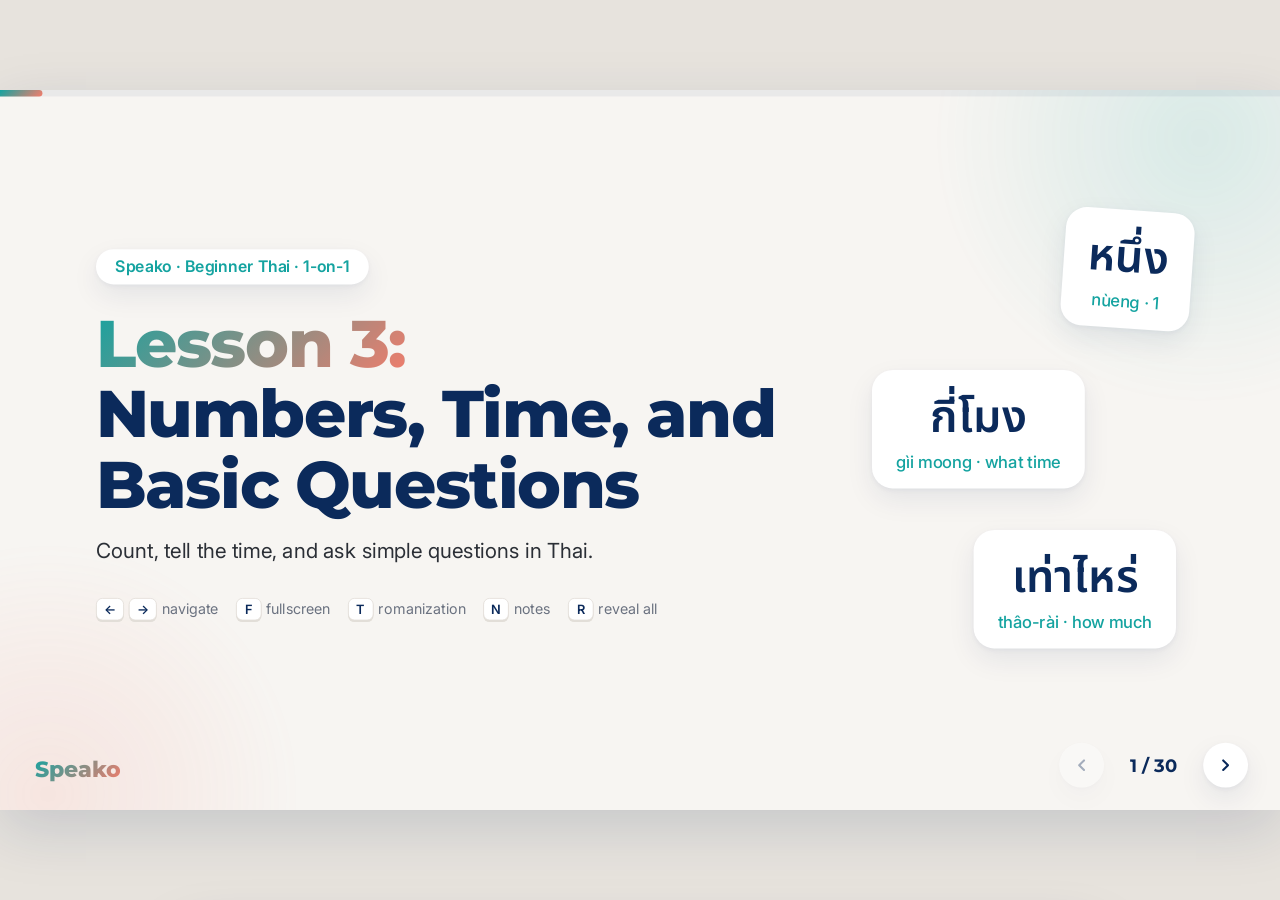
<file: lessons/lesson-3-numbers-time-questions.html>
<!DOCTYPE html>
<html lang="en">
<head>
<meta charset="UTF-8">
<meta name="viewport" content="width=device-width, initial-scale=1">
<title>Speako · Lesson 3: Numbers, Time, and Basic Questions</title>
<link rel="preconnect" href="https://fonts.googleapis.com">
<link rel="preconnect" href="https://fonts.gstatic.com" crossorigin>
<link href="https://fonts.googleapis.com/css2?family=Inter:wght@400;500;600;700&family=Montserrat:wght@600;700;800&family=Noto+Sans+Thai:wght@400;500;600;700&display=swap" rel="stylesheet">
<style>
/* =========================================================
   BRAND TOKENS
   ========================================================= */
:root{
  --navy:#0B2A5B; --teal:#14A3A0; --bg:#F7F5F2; --text:#2B2F36; --coral:#F47C6B;
  --grad:linear-gradient(135deg,#14A3A0 0%,#F47C6B 100%);
  --grad-soft:linear-gradient(135deg,rgba(20,163,160,.10),rgba(244,124,107,.10));
  --shadow:0 14px 34px rgba(11,42,91,.08),0 2px 6px rgba(11,42,91,.05);
  --radius:28px;
  --f-head:'Montserrat','Noto Sans Thai',sans-serif;
  --f-body:'Inter','Noto Sans Thai',sans-serif;
  --f-thai:'Noto Sans Thai',sans-serif;
}
*{box-sizing:border-box;margin:0;padding:0}
html,body{height:100%;overflow:hidden}
body{background:#E7E3DD;font-family:var(--f-body);color:var(--text);-webkit-font-smoothing:antialiased}
button{font-family:inherit}

/* =========================================================
   STAGE: fixed 1600x900 canvas, scaled by JS to fit window
   ========================================================= */
#stage{position:absolute;left:50%;top:50%;width:1600px;height:900px;background:var(--bg);
  transform-origin:center center;overflow:hidden;box-shadow:0 24px 70px rgba(11,42,91,.15)}
#stage::before,#stage::after{content:"";position:absolute;border-radius:50%;filter:blur(10px);pointer-events:none}
#stage::before{width:720px;height:720px;right:-260px;top:-300px;background:radial-gradient(circle,rgba(20,163,160,.13),transparent 65%)}
#stage::after{width:680px;height:680px;left:-280px;bottom:-320px;background:radial-gradient(circle,rgba(244,124,107,.13),transparent 65%)}

/* Progress bar + controls + wordmark */
#progress{position:absolute;top:0;left:0;right:0;height:8px;background:rgba(11,42,91,.06);z-index:20}
#progress-fill{height:100%;width:0;background:var(--grad);border-radius:0 8px 8px 0;transition:width .5s ease}
.wordmark{position:absolute;left:44px;bottom:34px;z-index:20;font:800 28px var(--f-head);letter-spacing:-.02em;
  background:var(--grad);-webkit-background-clip:text;background-clip:text;color:transparent}
.controls{position:absolute;right:40px;bottom:28px;z-index:20;display:flex;align-items:center;gap:16px}
.nav-btn{width:56px;height:56px;border-radius:50%;border:none;cursor:pointer;background:#fff;color:var(--navy);
  box-shadow:var(--shadow);display:grid;place-items:center;transition:transform .15s,background .2s,color .2s}
.nav-btn:hover{background:var(--coral);color:#fff;transform:translateY(-2px)}
.nav-btn:disabled{opacity:.35;pointer-events:none}
#counter{font:700 22px var(--f-head);color:var(--navy);min-width:92px;text-align:center}

/* =========================================================
   SLIDES + FADE TRANSITION
   ========================================================= */
.slide{position:absolute;inset:0;padding:66px 96px 104px;display:flex;flex-direction:column;
  opacity:0;visibility:hidden;transform:translateY(14px);
  transition:opacity .5s ease,transform .5s ease,visibility 0s linear .5s;z-index:1}
.slide.active{opacity:1;visibility:visible;transform:none;transition:opacity .5s ease,transform .5s ease,visibility 0s;z-index:2}
@media (prefers-reduced-motion:reduce){.slide,.slide.active{transition:none}}

.head{margin-bottom:22px}
.eyebrow{font:700 17px var(--f-head);letter-spacing:.16em;text-transform:uppercase;color:var(--coral);margin-bottom:8px}
h2{font:700 50px/1.15 var(--f-head);color:var(--navy);letter-spacing:-.01em}
.sub{font-size:24px;color:var(--teal);margin-top:8px;font-weight:500}
.body{flex:1;display:flex;flex-direction:column;justify-content:center;gap:24px;min-height:0}
.body.center{align-items:center}
.thai{font-family:var(--f-thai)}

/* =========================================================
   THAI WORD BLOCK: Thai (large) / romanization (teal) / English (gray)
   ========================================================= */
.word{display:flex;flex-direction:column;align-items:center;text-align:center}
.word.left{align-items:flex-start;text-align:left}
.th-row{display:flex;align-items:center;gap:14px}
.th{font-family:var(--f-thai);font-weight:600;color:var(--navy);line-height:1.45}
.rom{color:var(--teal);font-weight:500;line-height:1.3}
.en{color:var(--text);line-height:1.3;margin-top:2px}
.hl{color:var(--coral)}
.word.xl .th{font-size:110px}.word.xl .rom{font-size:38px}.word.xl .en{font-size:30px}
.word.l .th{font-size:70px} .word.l .rom{font-size:30px} .word.l .en{font-size:25px}
.word.m .th{font-size:50px} .word.m .rom{font-size:25px} .word.m .en{font-size:21px}
.word.ms .th{font-size:42px}.word.ms .rom{font-size:23px}.word.ms .en{font-size:20px}
.word.s .th{font-size:36px} .word.s .rom{font-size:21px} .word.s .en{font-size:19px}
.word.xs .th{font-size:28px}.word.xs .rom{font-size:18px}.word.xs .en{font-size:17px}

/* Romanization toggle (T key) */
body.no-rom .rom{visibility:hidden}

/* Listen button: hidden unless a Thai voice exists */
.listen{display:none;width:46px;height:46px;border-radius:50%;border:none;cursor:pointer;flex-shrink:0;
  background:rgba(244,124,107,.13);color:var(--coral);align-items:center;justify-content:center;transition:background .2s,color .2s,transform .15s}
.listen:hover{background:var(--coral);color:#fff;transform:scale(1.06)}
.listen.speaking{background:var(--coral);color:#fff}
body.has-voice .listen{display:inline-flex}
.word.s .listen,.word.xs .listen,.num-card .listen{width:38px;height:38px}
.word.s .listen svg,.word.xs .listen svg,.num-card .listen svg{width:18px;height:18px}

/* =========================================================
   CARDS, GRIDS, NOTES
   ========================================================= */
.card{background:#fff;border-radius:var(--radius);box-shadow:var(--shadow);padding:24px}
.grid{display:grid;grid-template-columns:repeat(var(--cols,3),minmax(0,1fr));gap:22px}
.note{background:#fff;border-left:6px solid var(--coral);border-radius:18px;padding:16px 24px;font-size:22px;
  box-shadow:var(--shadow);line-height:1.45}
.note .thai{font-weight:600;color:var(--navy)}
.icon{font-size:40px;line-height:1;margin-bottom:8px}

/* Number cards */
.num-card{display:flex;flex-direction:column;align-items:center;padding:18px 18px 20px;text-align:center}
.card-top{display:flex;align-items:center;justify-content:space-between;width:100%;min-height:40px}
.digit{font:800 32px var(--f-head);background:var(--grad);-webkit-background-clip:text;background-clip:text;color:transparent}
.num-card .th{font-size:50px;margin-top:4px}
.num-card .rom{font-size:24px}
.num-card.compact .th{font-size:42px}
.num-card.compact .rom{font-size:21px}

/* Pattern slide */
.pattern-row{display:flex;gap:28px}
.pgroup{display:flex;flex-direction:column;gap:12px;min-width:0}
.glabel{font:700 21px var(--f-head);color:var(--teal)}
.glabel .thai,.tip-text .thai{color:var(--coral)}
.tip-card{display:flex;flex-direction:column;align-items:center;text-align:center;gap:6px;background:var(--grad-soft),#fff}
.tip-label{font:800 30px var(--f-head);color:var(--navy)}
.tip-text{font-size:20px}

/* Reveal interaction */
.reveal{cursor:pointer;display:flex;flex-direction:column;transition:transform .15s,box-shadow .2s;outline:none}
.reveal:hover{transform:translateY(-3px);box-shadow:0 20px 40px rgba(11,42,91,.12)}
.reveal:focus-visible{box-shadow:0 0 0 4px rgba(20,163,160,.4),var(--shadow)}
.prompt{text-align:center}
.prompt-en{font:700 32px/1.25 var(--f-head);color:var(--navy)}
.prompt-big{font:800 46px var(--f-head);color:var(--navy)}
.prompt-hint{font-size:19px;color:#6B7280;margin-top:4px}
.answer{position:relative;margin-top:16px;flex:1;display:flex;align-items:center;justify-content:center;min-height:110px}
.answer-inner{opacity:0;filter:blur(8px);transition:opacity .4s,filter .4s;width:100%;display:flex;flex-direction:column;align-items:center}
.cover{position:absolute;inset:0;display:flex;align-items:center;justify-content:center;gap:10px;
  border:2px dashed rgba(20,163,160,.45);border-radius:20px;background:rgba(20,163,160,.05);
  color:var(--teal);font:600 21px var(--f-body);transition:opacity .3s}
.cover::before{content:"👆"}
.reveal.shown .answer-inner{opacity:1;filter:none}
.reveal.shown .cover{opacity:0;pointer-events:none}

/* Title slide */
.slide-title{justify-content:center;padding-left:120px}
.kicker{display:inline-flex;align-self:flex-start;background:#fff;border-radius:999px;padding:10px 24px;color:var(--teal);
  font:600 20px var(--f-body);box-shadow:var(--shadow)}
.slide-title h1{font:800 82px/1.08 var(--f-head);color:var(--navy);margin:30px 0 22px;max-width:900px;letter-spacing:-.02em}
.grad{background:var(--grad);-webkit-background-clip:text;background-clip:text;color:transparent}
.title-sub{font-size:26px;color:var(--text);max-width:760px}
.keys{display:flex;flex-wrap:wrap;gap:22px;margin-top:44px;font-size:18px;color:#6B7280}
kbd{display:inline-block;min-width:32px;padding:3px 9px;margin-right:6px;border-radius:8px;background:#fff;border:1px solid #E2DED8;
  box-shadow:0 2px 0 #E2DED8;font:600 16px var(--f-body);color:var(--navy);text-align:center}
.title-art{position:absolute;right:110px;top:150px;width:400px;height:560px}
.float-card{position:absolute;background:#fff;border-radius:26px;box-shadow:var(--shadow);padding:20px 30px;text-align:center;animation:float 6s ease-in-out infinite}
.float-card .th{font-size:56px}.float-card .rom{font-size:21px}
.f0{right:0;top:0;transform:rotate(4deg)}
.f1{left:0;top:200px;animation-delay:-2s}
.f2{right:20px;top:400px;animation-delay:-4s}
@keyframes float{0%,100%{translate:0 0}50%{translate:0 -12px}}

/* Goal slide */
.goal-text{font:600 46px/1.35 var(--f-head);color:var(--navy);max-width:1300px}
.goal-text .hl{background:var(--grad);-webkit-background-clip:text;background-clip:text;color:transparent}
.goal-card{display:flex;flex-direction:column;align-items:center;text-align:center;gap:6px}
.goal-label{font:700 26px var(--f-head);color:var(--navy);margin-bottom:4px}

/* Drill slide */
.drill-wrap{display:flex;align-items:center;gap:80px}
.big-digit{font:800 260px/1 var(--f-head);background:var(--grad);-webkit-background-clip:text;background-clip:text;color:transparent;min-width:420px;text-align:center}
.drill-reveal{width:560px;min-height:330px;justify-content:center}

/* Vocab cards */
.vocab-card{display:flex;flex-direction:column;align-items:center;padding:20px}

/* Q&A cards + formula */
.qa-label{font:700 16px var(--f-head);letter-spacing:.14em;text-transform:uppercase;margin-bottom:6px}
.qa-card.A{border-top:6px solid var(--navy)} .qa-card.A .qa-label{color:var(--navy)}
.qa-card.B{border-top:6px solid var(--teal)} .qa-card.B .qa-label{color:var(--teal)}
.qa-card.B .th{color:var(--teal)}
.formula{display:flex;align-items:center;justify-content:center;gap:14px;flex-wrap:wrap}
.fchip{background:#fff;border-radius:20px;box-shadow:var(--shadow);padding:10px 24px;text-align:center;border:2px solid transparent}
.fchip .th{font-size:38px}.fchip .rom{font-size:19px}.fchip .en{font-size:16px;color:#6B7280;text-transform:uppercase;letter-spacing:.06em}
.fchip.hl-chip{border-color:var(--coral);background:#FFF5F3}
.fchip.hl-chip .th{color:var(--coral)}
.plus{font:800 36px var(--f-head);color:var(--teal)}

/* Clock */
.clock-layout{display:flex;align-items:center;justify-content:center;gap:90px}
.clock{position:relative;width:420px;height:420px;border-radius:50%;background:#fff;flex-shrink:0;
  box-shadow:var(--shadow),inset 0 0 0 16px #fff,inset 0 0 0 21px rgba(20,163,160,.25)}
.tick{position:absolute;left:50%;top:0;width:4px;height:50%;margin-left:-2px;transform-origin:50% 100%}
.tick::before{content:"";position:absolute;top:34px;left:0;width:4px;height:16px;border-radius:2px;background:#CBD3DE}
.tick.major::before{height:26px;width:6px;left:-1px;background:var(--navy)}
.clock-num{position:absolute;transform:translate(-50%,-50%);font:700 34px var(--f-head);color:var(--navy)}
.hand{position:absolute;left:50%;bottom:50%;transform-origin:50% 100%;border-radius:10px}
.hand.hour{width:14px;height:112px;margin-left:-7px;background:var(--navy)}
.hand.min{width:8px;height:160px;margin-left:-4px;background:var(--coral)}
.pin{position:absolute;left:50%;top:50%;width:28px;height:28px;margin:-14px 0 0 -14px;border-radius:50%;background:var(--teal);border:6px solid #fff;box-shadow:0 2px 6px rgba(0,0,0,.15)}
.clock-side{display:flex;flex-direction:column;gap:20px;width:600px}
.digital{font:800 110px/1 var(--f-head);color:var(--navy);display:flex;align-items:baseline;gap:16px}
.digital .period{font-size:40px;color:var(--teal)}
.digital-label{font-size:22px;color:#6B7280;margin-top:-8px}
.tip{font-size:21px;color:var(--text)} .tip .thai{color:var(--coral);font-weight:600}

/* Question words */
.qw-card{display:flex;flex-direction:column;align-items:center;padding:24px 16px}
.divider{width:60%;height:3px;border-radius:3px;background:var(--grad);opacity:.5;margin:14px 0 10px}
.ex-label{font:700 14px var(--f-head);letter-spacing:.14em;text-transform:uppercase;color:#9AA1AC;margin-bottom:4px}

/* Question pattern */
.qp-card{display:flex;flex-direction:column;align-items:center;text-align:center;gap:8px}
.qp-formula{display:flex;align-items:flex-start;gap:12px}
.qp-part{display:flex;flex-direction:column;align-items:center}
.qp-part .th{font-size:30px}.qp-part small{font-size:15px;color:#6B7280}
.qp-part.q .th{color:var(--coral)}
.qp-formula .plus{font-size:26px;margin-top:6px}
.qp-card .arrow{color:var(--teal);font-size:22px;line-height:1}
.qp-card.accent{border:3px solid var(--coral);background:#FFF8F6}
.qp-label{font:700 15px var(--f-head);letter-spacing:.12em;text-transform:uppercase;color:var(--coral)}

/* Prices */
.price-top{display:grid;grid-template-columns:1.25fr 1fr .8fr;gap:22px}
.price-tag{display:flex;align-items:center;justify-content:center;gap:14px}
.pemoji{font-size:44px}.pname{font:600 26px var(--f-head);color:var(--text)}
.pprice{font:800 40px var(--f-head);color:var(--coral)}
.mini-vocab{display:flex;flex-direction:column;justify-content:center;gap:10px}

/* Repeat (Q&A rows) */
.qa-rows{display:flex;flex-direction:column;gap:18px}
.row-reveal{flex-direction:row;align-items:center;gap:30px;padding:18px 28px}
.row-reveal .prompt{flex:0 0 470px;text-align:left}
.row-reveal .answer{margin-top:0;min-height:100px}
.row-reveal .answer-inner{flex-direction:row;justify-content:space-around;gap:20px}
.qa-prompt{display:grid;grid-template-columns:auto 1fr;gap:8px 14px;align-items:center;font:600 24px var(--f-head);color:var(--navy)}
.tag{display:inline-grid;place-items:center;min-width:38px;height:38px;padding:0 10px;border-radius:12px;color:#fff;font:800 18px var(--f-head)}
.tag.A{background:var(--navy)}.tag.B{background:var(--teal)}

/* Role play */
.rp-layout{display:grid;grid-template-columns:1fr 390px;gap:36px;align-items:center}
.dialogue{display:flex;flex-direction:column;gap:14px}
.line{display:flex;gap:16px;align-items:flex-start;max-width:90%}
.line.B{align-self:flex-end;flex-direction:row-reverse}
.avatar{width:54px;height:54px;border-radius:50%;display:grid;place-items:center;color:#fff;font:800 22px var(--f-head);flex-shrink:0;box-shadow:var(--shadow)}
.line.A .avatar{background:var(--navy)} .line.B .avatar{background:var(--teal)}
.bubble{background:#fff;border-radius:24px;padding:12px 24px;box-shadow:var(--shadow);border:2px solid rgba(11,42,91,.12)}
.line.A .bubble{border-top-left-radius:6px}
.line.B .bubble{border-top-right-radius:6px;background:#EBF7F6;border-color:rgba(20,163,160,.3)}
.line.A .th{color:var(--navy)} .line.B .th{color:var(--teal)}
.step{opacity:0;transform:translateY(14px);transition:opacity .4s,transform .4s}
.step.on{opacity:1;transform:none}
.btn{align-self:flex-start;background:var(--coral);color:#fff;border:none;border-radius:999px;padding:12px 28px;font:600 20px var(--f-body);
  cursor:pointer;box-shadow:0 8px 20px rgba(244,124,107,.35);transition:transform .15s}
.btn:hover{transform:translateY(-2px)}
.step-btn.done{visibility:hidden}
.polite{display:flex;flex-direction:column;gap:16px;background:var(--grad-soft),#fff}
.polite-title{font:700 24px var(--f-head);color:var(--navy)}
.scenario{font-size:19px;color:#6B7280;margin-top:-8px}
.polite-row{display:flex;flex-direction:column;gap:6px;background:#fff;border-radius:18px;padding:12px 16px}
.polite-who{font:700 18px var(--f-head);color:var(--teal)}
.polite-pair{display:flex;justify-content:space-around}

/* Your turn */
.turn-card .prompt{display:flex;flex-direction:column;align-items:center}
.task{font:700 30px var(--f-head);color:var(--navy)}
.turn-card .answer-inner{align-items:flex-start;gap:6px}
.mini-divider{height:2px;width:100%;background:rgba(20,163,160,.2);margin:6px 0}

/* Recap chips */
.recap{gap:16px;justify-content:flex-start}
.sec-label{font:700 16px var(--f-head);letter-spacing:.14em;text-transform:uppercase;color:var(--teal);margin-bottom:8px}
.chips{display:grid;grid-template-columns:repeat(var(--cols),minmax(0,1fr));gap:10px}
.chip{position:relative;background:#fff;border-radius:16px;box-shadow:0 4px 14px rgba(11,42,91,.06);padding:8px 10px;text-align:center}
.chip .th{font-size:25px;line-height:1.35}.chip .rom{font-size:15px}.chip .en{font-size:14px}
.chip-digit{font:800 16px var(--f-head);color:var(--coral)}
.say-icon{display:none;position:absolute;top:6px;right:8px;color:var(--coral);opacity:.6}
.say-icon svg{width:14px;height:14px}
body.has-voice .chip{cursor:pointer} body.has-voice .say-icon{display:block}
body.has-voice .chip:hover{box-shadow:0 0 0 2px var(--coral)}
.recap-bottom{display:grid;grid-template-columns:5fr 3fr;gap:26px}

/* Homework */
.hw-card{display:flex;flex-direction:column;gap:12px;padding:34px}
.hw-icon{font-size:52px}
.hw-title{font:700 32px/1.25 var(--f-head);color:var(--navy)}
.hw-text{font-size:22px;line-height:1.5}
.hw-big{font:800 64px var(--f-head);background:var(--grad);-webkit-background-clip:text;background-clip:text;color:transparent}
.hw-ex{display:flex;flex-direction:column;gap:8px}
.hw-ex-row{display:flex;align-items:center;gap:14px}
.hw-ex-row .tag{background:var(--teal);font-size:15px;min-width:74px}

/* Closing */
.slide-closing{align-items:center;justify-content:center;text-align:center}
.closing-badge{font-size:80px;margin-bottom:10px}
.slide-closing h1{font:800 120px/1.05 var(--f-head);letter-spacing:-.02em}
.closing-sub{font:600 46px var(--f-head);color:var(--navy);margin:16px 0 36px}
.closing-card{padding:20px 50px}

/* =========================================================
   TEACHER NOTES PANEL (N) + TOAST
   ========================================================= */
#notes{position:fixed;left:50%;bottom:18px;width:min(920px,94vw);transform:translate(-50%,calc(100% + 40px));
  background:#fff;border-radius:22px;box-shadow:0 20px 60px rgba(11,42,91,.25);padding:18px 26px 22px;z-index:50;
  transition:transform .35s ease;border-top:6px solid var(--teal)}
#notes.open{transform:translate(-50%,0)}
.notes-head{display:flex;align-items:center;justify-content:space-between;gap:12px;margin-bottom:8px;
  font:700 15px var(--f-head);letter-spacing:.12em;text-transform:uppercase;color:var(--teal)}
.notes-close{border:none;background:none;font-size:26px;line-height:1;cursor:pointer;color:#9AA1AC}
#notes-text{font-size:19px;line-height:1.55;color:var(--text)}
#toast{position:fixed;top:24px;left:50%;transform:translate(-50%,-20px);opacity:0;background:var(--navy);color:#fff;
  padding:10px 22px;border-radius:999px;font:600 16px var(--f-body);z-index:60;transition:opacity .25s,transform .25s;pointer-events:none}
#toast.show{opacity:1;transform:translate(-50%,0)}
</style>
</head>
<body>

<div id="stage">
  <div id="progress"><div id="progress-fill"></div></div>
  <main id="slides"></main>
  <div class="wordmark">Speako</div>
  <nav class="controls" aria-label="Slide navigation">
    <button class="nav-btn" data-action="prev" aria-label="Previous slide">
      <svg width="24" height="24" viewBox="0 0 24 24" fill="none" stroke="currentColor" stroke-width="2.6" stroke-linecap="round" stroke-linejoin="round"><path d="M15 18l-6-6 6-6"/></svg>
    </button>
    <div id="counter">1 / 1</div>
    <button class="nav-btn" data-action="next" aria-label="Next slide">
      <svg width="24" height="24" viewBox="0 0 24 24" fill="none" stroke="currentColor" stroke-width="2.6" stroke-linecap="round" stroke-linejoin="round"><path d="M9 18l6-6-6-6"/></svg>
    </button>
  </nav>
</div>

<aside id="notes" aria-live="polite">
  <div class="notes-head"><span>Teacher notes · <span id="notes-slide"></span></span><button class="notes-close" data-action="notes" aria-label="Close notes">×</button></div>
  <div id="notes-text"></div>
</aside>
<div id="toast"></div>

<script>
/* =====================================================================
   1. LESSON CONTENT — edit words here.
      Every Thai item: { th: Thai script, rom: romanization, en: meaning }
      Wrap text in [[double brackets]] to highlight it in coral.
   ===================================================================== */
const VOCAB = {
  numbers: [
    { th:'ศูนย์',      rom:'sǔun',        en:'0' },
    { th:'หนึ่ง',      rom:'nùeng',       en:'1' },
    { th:'สอง',       rom:'sǎawng',      en:'2' },
    { th:'สาม',       rom:'sǎam',        en:'3' },
    { th:'สี่',        rom:'sìi',         en:'4' },
    { th:'ห้า',        rom:'hâa',         en:'5' },
    { th:'หก',        rom:'hòk',         en:'6' },
    { th:'เจ็ด',       rom:'jèt',         en:'7' },
    { th:'แปด',       rom:'bpàaet',      en:'8' },
    { th:'เก้า',       rom:'gâao',        en:'9' },
    { th:'สิบ',        rom:'sìp',         en:'10' },
    { th:'สิบเอ็ด',     rom:'sìp-èt',      en:'11' },
    { th:'สิบสอง',     rom:'sìp-sǎawng',  en:'12' },
    { th:'สิบสาม',     rom:'sìp-sǎam',    en:'13' },
    { th:'สิบสี่',      rom:'sìp-sìi',     en:'14' },
    { th:'สิบห้า',      rom:'sìp-hâa',     en:'15' },
    { th:'สิบหก',      rom:'sìp-hòk',     en:'16' },
    { th:'สิบเจ็ด',     rom:'sìp-jèt',     en:'17' },
    { th:'สิบแปด',     rom:'sìp-bpàaet',  en:'18' },
    { th:'สิบเก้า',     rom:'sìp-gâao',    en:'19' },
    { th:'ยี่สิบ',      rom:'yîi-sìp',     en:'20' },
    { th:'ยี่สิบเอ็ด',   rom:'yîi-sìp-èt',  en:'21' },
    { th:'สามสิบ',     rom:'sǎam-sìp',    en:'30' },
    { th:'สี่สิบ',      rom:'sìi-sìp',     en:'40' },
    { th:'ห้าสิบ',      rom:'hâa-sìp',     en:'50' },
    { th:'หนึ่งร้อย',    rom:'nùeng-rááwy', en:'100' },
    { th:'หนึ่งพัน',    rom:'nùeng-phan',  en:'1,000' },
  ],
  timePrice: [
    { th:'เช้า',     rom:'cháao',         en:'morning',   icon:'🌅' },
    { th:'เที่ยง',    rom:'thîang',        en:'noon',      icon:'☀️' },
    { th:'บ่าย',     rom:'bàai',          en:'afternoon', icon:'🌤️' },
    { th:'เย็น',     rom:'yen',           en:'evening',   icon:'🌇' },
    { th:'กลางคืน',  rom:'glaang-khuuen', en:'night',     icon:'🌙' },
    { th:'ชั่วโมง',   rom:'chûa-moong',    en:'hour',      icon:'⏳' },
    { th:'นาที',     rom:'naa-thii',      en:'minute',    icon:'⏱️' },
    { th:'โมง',      rom:'moong',         en:"o'clock",   icon:'🕖' },
    { th:'ราคา',     rom:'raa-khaa',      en:'price',     icon:'🏷️' },
    { th:'บาท',      rom:'bàat',          en:'baht',      icon:'💵' },
  ],
  questions: [
    { th:'อะไร',     rom:'à-rai',     en:'what' },
    { th:'ที่ไหน',    rom:'thîi-nǎi',  en:'where' },
    { th:'ใคร',      rom:'khrai',     en:'who' },
    { th:'เท่าไหร่',  rom:'thâo-rài',  en:'how much' },
    { th:'กี่โมง',    rom:'gìi moong', en:'what time' },
    { th:'ไหม',      rom:'mái',       en:'yes/no question particle' },
  ],
  phrases: {
    whatTime: { th:'ตอนนี้กี่โมง',        rom:'dtaawn-níi gìi moong',       en:'What time is it now?' },
    sevenAm:  { th:'ตอนนี้เจ็ดโมงเช้า',    rom:'dtaawn-níi jèt moong cháao', en:"It's 7 in the morning." },
    whatThis: { th:'นี่คืออะไร',          rom:'nîi khuue à-rai',            en:'What is this?' },
    howMuch:  { th:'นี่เท่าไหร่',          rom:'nîi thâo-rài',               en:'How much is this?' },
    fifty:    { th:'ห้าสิบบาท',          rom:'hâa-sìp bàat',               en:'50 baht' },
    where:    { th:'คุณอยู่ที่ไหน',        rom:'khun yùu thîi-nǎi',          en:'Where are you / where do you live?' },
    bangkok:  { th:'ผม/ฉันอยู่กรุงเทพ',    rom:'phǒm/chǎn yùu grung-thêep',  en:"I'm in / I live in Bangkok." },
    who:      { th:'นั่นใคร',            rom:'nân khrai',                  en:'Who is that?' },
  },
};

/* Small lookup helpers used inside SLIDES below */
const num  = en => VOCAB.numbers.find(n => n.en === en);
const tp   = en => VOCAB.timePrice.find(n => n.en === en);
const qw   = en => VOCAB.questions.find(n => n.en === en);
const P    = VOCAB.phrases;
/* mark(item, thaiPart, romPart): returns a copy with those parts highlighted in coral */
const mark = (it, thPart, romPart) => ({ ...it,
  th:  it.th.replace(thPart, `[[${thPart}]]`),
  rom: romPart ? it.rom.replace(romPart, `[[${romPart}]]`) : it.rom });

/* Politeness reminder shown on both role-play slides */
const POLITENESS = {
  men:   { th:'ครับ', rom:'khráp', en:'end every sentence' },
  womenStatement: { th:'ค่ะ', rom:'khâ', en:'statements' },
  womenQuestion:  { th:'คะ',  rom:'khá', en:'questions' },
};

/* =====================================================================
   2. SLIDES — one object per slide (in order). "notes" = teacher notes (N).
   ===================================================================== */
const SLIDES = [
  { type:'title',
    kicker:'Speako · Beginner Thai · 1-on-1',
    title:'Lesson 3:', subtitle:'Numbers, Time, and Basic Questions',
    tagline:'Count, tell the time, and ask simple questions in Thai.',
    art:[ { th:'หนึ่ง', rom:'nùeng · 1' }, { th:'กี่โมง', rom:'gìi moong · what time' }, { th:'เท่าไหร่', rom:'thâo-rài · how much' } ],
    notes:'Welcome the student and warm up with small talk from Lesson 1. Today: numbers, time, and question words. Keys: T hides romanization, R reveals all answers on a slide, F is fullscreen.' },

  { type:'review', eyebrow:'Warm-up', title:'Quick review: Lesson 2',
    subtitle:'Say it in Thai first, then click to check.',
    items:[
      { prompt:'My name is …',     th:'ผม/ฉันชื่อ...',     rom:'phǒm/chǎn chûue ...' },
      { prompt:"I'm from …",       th:'ผม/ฉันมาจาก...',   rom:'phǒm/chǎn maa jàak ...' },
      { prompt:'Nice to meet you', th:'ยินดีที่ได้รู้จัก',     rom:'yin-dii thîi dâai rúu-jàk' },
    ],
    note:'Men say ผม (phǒm). Women say ฉัน (chǎn).',
    notes:'Let the student try each phrase before you reveal it. Then ask them to do a full self-introduction using their real name and country.' },

  { type:'goal', eyebrow:"Today's goal", title:'What you will learn',
    text:'By the end of this lesson you will be able to [[count]], [[tell the time]], and [[ask simple questions]] in Thai',
    pills:[
      { icon:'🔢', label:'Count',          th:'หนึ่ง สอง สาม', rom:'nùeng sǎawng sǎam' },
      { icon:'🕐', label:'Tell the time',  th:'กี่โมง',        rom:'gìi moong' },
      { icon:'❓', label:'Ask questions',  th:'อะไร ที่ไหน',    rom:'à-rai thîi-nǎi' },
    ],
    notes:'Set expectations: count to 20 and beyond, tell the time on the hour, and ask what / where / who / how much / what time.' },

  { type:'grid', eyebrow:'Numbers', title:'Numbers 0 to 10', subtitle:'Listen, repeat, then point and say.',
    cols:6, items: VOCAB.numbers.slice(0, 11),
    notes:'Model each number twice; the student repeats. Watch the tones: สี่ (sìi, low) and ห้า (hâa, falling). Then point at random cards and have the student say them.' },

  { type:'grid', eyebrow:'Numbers', title:'Numbers 11 to 20', subtitle:'Easy pattern: สิบ (10) + number',
    cols:5, items: VOCAB.numbers.slice(11, 21).map(n => mark(n, 'สิบ', 'sìp')),
    note:'Pattern: [[สิบ]] + number → สิบ + สอง = สิบสอง (12). Watch out: 11 is สิบเอ็ด (not สิบหนึ่ง), and 20 is ยี่สิบ (not สองสิบ).',
    notes:'Show how 11–19 = สิบ + number. Point out the two exceptions: สิบเอ็ด and ยี่สิบ. Count 11–20 together, then backwards.' },

  { type:'pattern', eyebrow:'Numbers', title:'Bigger numbers', subtitle:'Tens follow the pattern: number + สิบ',
    groups:[
      { label:'Tens = number + สิบ', items:['20','30','40','50'].map(e => mark(num(e), 'สิบ', 'sìp')) },
      { label:'100 and 1,000',      items:[ mark(num('100'), 'ร้อย', 'rááwy'), mark(num('1,000'), 'พัน', 'phan') ] },
    ],
    tips:[
      { label:'11', item: mark(num('11'), 'เอ็ด', 'èt'),  text:'not สิบหนึ่ง' },
      { label:'20', item: mark(num('20'), 'ยี่', 'yîi'),  text:'not สองสิบ' },
      { label:'21', item: mark(num('21'), 'เอ็ด', 'èt'),  text:'Numbers ending in 1 (21, 31…) use เอ็ด' },
    ],
    notes:'Highlight the tens pattern (number + สิบ) and the units ร้อย (hundred) and พัน (thousand). Challenge: 35? 42? (สามสิบห้า, สี่สิบสอง).' },

  /* Expands into several "What number is this?" slides in random order */
  { type:'numberDrill', title:'What number is this?', count:6,
    pool:['3','7','9','11','14','18','20','21','40','100'],
    notes:'The student says the number in Thai, then click to reveal. The order is shuffled every time the deck loads.' },

  { type:'vocab', eyebrow:'Time', title:'Time words', subtitle:'Parts of the day and units of time',
    cols:4, items: VOCAB.timePrice.slice(0, 8),
    note:'โมง = o\'clock (telling the time) · ชั่วโมง = hour (how long something takes)',
    notes:'Use gestures for the parts of the day (sunrise, sun overhead, sunset, sleeping). Contrast โมง (time on the clock) with ชั่วโมง (duration).' },

  { type:'qa', eyebrow:'Telling the time', title:'What time is it?',
    q: P.whatTime, a: P.sevenAm,
    formula:[
      { th:'ตอนนี้', rom:'dtaawn-níi', en:'now' },
      { th:'เจ็ด',   rom:'jèt',        en:'number', hl:true },
      { th:'โมง',    rom:'moong',      en:"o'clock" },
      { th:'เช้า',   rom:'cháao',      en:'part of the day', hl:true },
    ],
    note:'Thai has a traditional time system. For beginners, number + โมง + part of the day is enough.',
    notes:'Drill the question first, then the answer. Swap the coral parts to make new times. Mention the traditional system exists, but don\'t go deeper today.' },

  { type:'clock', eyebrow:'Clock practice · 1 / 4', title:'What time is it?',
    h:7, m:0, digital:'7:00', period:'a.m.', label:'in the morning',
    answer:{ th:'เจ็ดโมงเช้า', rom:'jèt moong cháao', en:"7 o'clock in the morning" },
    tip:'number + โมง + เช้า (morning)',
    notes:'Ask ตอนนี้กี่โมง? The student answers, then reveal. Encourage adding ตอนนี้ at the start.' },
  { type:'clock', eyebrow:'Clock practice · 2 / 4', title:'What time is it?',
    h:12, m:0, digital:'12:00', period:'p.m.', label:'noon',
    answer:{ th:'เที่ยง', rom:'thîang', en:'noon' },
    tip:'เที่ยง = 12 noon. No number needed!',
    notes:'เที่ยง on its own means 12 noon. Students love this one because it is so short.' },
  { type:'clock', eyebrow:'Clock practice · 3 / 4', title:'What time is it?',
    h:2, m:0, digital:'2:00', period:'p.m.', label:'in the afternoon',
    answer:{ th:'บ่ายสองโมง', rom:'bàai sǎawng moong', en:"2 o'clock in the afternoon" },
    tip:'Afternoon: บ่าย comes first → บ่าย + number + โมง',
    notes:'Point out that บ่าย goes at the beginning. Keep it light; this is the time used in role play 1.' },
  { type:'clock', eyebrow:'Clock practice · 4 / 4', title:'What time is it?',
    h:6, m:0, digital:'6:00', period:'p.m.', label:'in the evening',
    answer:{ th:'หกโมงเย็น', rom:'hòk moong yen', en:"6 o'clock in the evening" },
    tip:'number + โมง + เย็น (evening)',
    notes:'Reveal, then quiz quickly: go back and forth between the four clocks in random order.' },

  { type:'qwords', eyebrow:'Questions', title:'Question words', subtitle:'One word turns a sentence into a question',
    items:[
      { word: qw('what'),      ex: P.whatThis },
      { word: qw('where'),     ex: P.where },
      { word: qw('who'),       ex: P.who },
      { word: qw('how much'),  ex: P.howMuch },
      { word: qw('what time'), ex: P.whatTime },
    ],
    notes:'Read each question word, then its example sentence. Point at objects on camera and ask นี่คืออะไร? Have the student ask you too.' },

  { type:'qpattern', eyebrow:'Questions', title:'Question pattern', subtitle:'Statement + question word (it goes where the answer goes)',
    items:[
      { base:'นี่คือ',  baseEn:'this is', q:'อะไร',    qEn:'what',      full: mark(P.whatThis, 'อะไร', 'à-rai') },
      { base:'คุณอยู่', baseEn:'you are at', q:'ที่ไหน', qEn:'where',   full: mark(P.where, 'ที่ไหน', 'thîi-nǎi') },
      { base:'นั่น',    baseEn:'that', q:'ใคร',         qEn:'who',       full: mark(P.who, 'ใคร', 'khrai') },
      { base:'นี่',     baseEn:'this', q:'เท่าไหร่',     qEn:'how much',  full: mark(P.howMuch, 'เท่าไหร่', 'thâo-rài') },
      { base:'ตอนนี้',  baseEn:'now', q:'กี่โมง',       qEn:'what time', full: mark(P.whatTime, 'กี่โมง', 'gìi moong') },
      { label:'Reminder: yes/no questions', accent:true,
        base:'สบายดี', baseEn:'well', q:'ไหม', qEn:'yes / no?',
        full:{ th:'สบายดี[[ไหม]]', rom:'sà-baai-dii [[mái]]', en:'Are you well? (add ไหม at the end)' } },
    ],
    notes:'Key idea: Thai keeps statement word order and puts the question word where the answer would go (usually at the end). ไหม at the end makes a yes/no question, as in Lesson 1.' },

  { type:'prices', eyebrow:'Shopping', title:'How much is it?', subtitle:'Answer with a number + บาท',
    q: P.howMuch,
    formula:[ { th:'ห้าสิบ', rom:'hâa-sìp', en:'number', hl:true }, { th:'บาท', rom:'bàat', en:'baht' } ],
    vocab:[ tp('price'), tp('baht') ],
    items:[
      { icon:'🥤', name:'Water',   price:'฿20',  th:'ยี่สิบบาท',    rom:'yîi-sìp bàat',     en:'20 baht' },
      { icon:'🍜', name:'Noodles', price:'฿50',  th:'ห้าสิบบาท',    rom:'hâa-sìp bàat',     en:'50 baht' },
      { icon:'🥭', name:'Mangoes', price:'฿100', th:'หนึ่งร้อยบาท', rom:'nùeng-rááwy bàat', en:'100 baht' },
    ],
    notes:'Play market: the student asks นี่เท่าไหร่? while you point at an item, then says the price before you reveal. Swap roles.' },

  { type:'repeat', eyebrow:'Repeat after me · Numbers', title:'Say it in Thai', cols:3,
    items:[ '5','12','19','30','100','1,000' ].map(e => ({ prompt:e, ...num(e) })),
    notes:'Say the number, student repeats, then reveal to check. Speed up on a second round.' },
  { type:'repeat', eyebrow:'Repeat after me · Time', title:'Say it in Thai', cols:3,
    items:[
      { prompt:'7:00 a.m.',   th:'เจ็ดโมงเช้า',  rom:'jèt moong cháao' },
      { prompt:'12:00 noon',  th:'เที่ยง',       rom:'thîang' },
      { prompt:'2:00 p.m.',   th:'บ่ายสองโมง',  rom:'bàai sǎawng moong' },
      { prompt:'6:00 p.m.',   th:'หกโมงเย็น',   rom:'hòk moong yen' },
      { prompt:'1 hour',      th:'หนึ่งชั่วโมง',  rom:'nùeng chûa-moong' },
      { prompt:'10 minutes',  th:'สิบนาที',     rom:'sìp naa-thii' },
    ],
    notes:'Mix the order: point at prompts randomly. Remind the student that บ่าย goes first.' },
  { type:'repeatQA', eyebrow:'Repeat after me · Questions & answers', title:'Ask and answer',
    items:[
      { q: P.whatTime, a: P.sevenAm },
      { q: P.howMuch,  a: P.fifty },
      { q: P.where,    a: P.bangkok },
    ],
    notes:'You ask, the student answers; then swap. Reveal to check. Encourage a real answer (their own city, the real time).' },

  { type:'roleplay', eyebrow:'Role play 1', title:'Asking the time',
    scenario:'📍 On the street: Person A wants to know the time.',
    lines:[
      { who:'A', th:'ขอโทษครับ/ค่ะ ตอนนี้กี่โมงครับ/คะ', rom:'khǎaw-thôot khráp/khâ, dtaawn-níi gìi moong khráp/khá', en:'Excuse me, what time is it now?' },
      { who:'B', th:'ตอนนี้บ่ายสองโมงครับ/ค่ะ',          rom:'dtaawn-níi bàai sǎawng moong khráp/khâ',             en:"It's 2 p.m. now." },
      { who:'A', th:'ขอบคุณครับ/ค่ะ',                   rom:'khàawp-khun khráp/khâ',                             en:'Thank you.' },
      { who:'B', th:'ไม่เป็นไรครับ/ค่ะ',                 rom:'mâi bpen rai khráp/khâ',                            en:"You're welcome." },
    ],
    notes:'Press → (or Next line) to show each line. Read it, the student repeats, then act it out and swap roles. Check the polite ending: ครับ, or ค่ะ / คะ.' },
  { type:'roleplay', eyebrow:'Role play 2', title:'Asking the price',
    scenario:'📍 At a market stall: Person A wants to buy something.',
    lines:[
      { who:'A', th:'ขอโทษครับ/ค่ะ นี่เท่าไหร่ครับ/คะ', rom:'khǎaw-thôot khráp/khâ, nîi thâo-rài khráp/khá', en:'Excuse me, how much is this?' },
      { who:'B', th:'ห้าสิบบาทครับ/ค่ะ',                rom:'hâa-sìp bàat khráp/khâ',                       en:'50 baht.' },
      { who:'A', th:'ขอบคุณครับ/ค่ะ',                   rom:'khàawp-khun khráp/khâ',                        en:'Thank you.' },
    ],
    notes:'Act it out with real objects near the student. Change the price each time (20, 50, 100 baht).' },

  { type:'yourturn', eyebrow:'Your turn', title:'Ask me, then answer me!', subtitle:'Ask each question in Thai, then answer it yourself.',
    items:[
      { icon:'⏰', task:'Ask the time',        hint:'What time is it now?', q: P.whatTime, a: P.sevenAm },
      { icon:'🏷️', task:'Ask the price',       hint:'How much is this?',    q: P.howMuch,  a: P.fifty },
      { icon:'📍', task:'Ask where they live', hint:'Where do you live?',   q: P.where,    a: P.bangkok },
    ],
    notes:'The student asks you; you answer naturally. Then swap. Only reveal the model if they get stuck.' },

  { type:'recap', eyebrow:'Recap', title:'New words from today',
    notes:'Quick-fire review: point at random words; the student says the meaning. Press T to hide romanization for an extra challenge.' },

  { type:'homework', eyebrow:'Homework', title:'Practice before next lesson',
    items:[
      { icon:'🔢', title:'Practice numbers from 1 to 20 aloud.', big:'1 → 20',
        text:'Count forwards, backwards, and in random order. Count things around you!' },
      { icon:'✍️', title:'Write 5 simple question-and-answer pairs.',
        text:'For example, a time question, a price question, a where question:',
        examples:[ { label:'time', ...P.whatTime }, { label:'price', ...P.howMuch }, { label:'where', ...P.where } ] },
    ],
    notes:'Explain the homework. Ask the student to send their 5 Q&A pairs before the next lesson so you can correct them.' },

  { type:'closing', title:'Great work!', subtitle:'See you next lesson!',
    thai:{ th:'เก่งมาก', rom:'gèng mâak', en:'Excellent! / Very good!' },
    notes:'Praise specific progress (e.g. tones on numbers). Answer questions and confirm the next lesson time.' },
];

/* =====================================================================
   3. HELPERS
   ===================================================================== */
const ICON_SPEAKER = '<svg width="22" height="22" viewBox="0 0 24 24" fill="none" stroke="currentColor" stroke-width="2.2" stroke-linecap="round" stroke-linejoin="round"><path d="M11 5 6 9H3v6h3l5 4V5z"/><path d="M15.5 8.5a5 5 0 0 1 0 7"/><path d="M18.5 5.5a9 9 0 0 1 0 13"/></svg>';
const esc   = s => String(s ?? '').replace(/[&<>"]/g, c => ({ '&':'&amp;', '<':'&lt;', '>':'&gt;', '"':'&quot;' }[c]));
const plain = s => String(s ?? '').replace(/\[\[|\]\]/g, '');
const hl    = s => esc(s).replace(/\[\[(.+?)\]\]/g, '<span class="hl">$1</span>');
/* rich(): highlights + wraps Thai runs in the Thai font */
const rich  = s => hl(s).replace(/[\u0E00-\u0E7F]+/g, m => `<span class="thai">${m}</span>`);
const shuffle = a => { for (let i = a.length - 1; i > 0; i--) { const j = Math.floor(Math.random() * (i + 1)); [a[i], a[j]] = [a[j], a[i]]; } return a; };

const listenBtn = it => `<button class="listen" data-say="${esc(plain(it.th))}" title="Listen" aria-label="Listen">${ICON_SPEAKER}</button>`;

/* Thai word block: Thai + Listen / romanization / English */
function word(it, size = 'm', o = {}) {
  return `<div class="word ${size}${o.left ? ' left' : ''}">
    <div class="th-row"><span class="th">${hl(it.th)}</span>${listenBtn(it)}</div>
    <div class="rom">${hl(it.rom)}</div>
    ${it.en && !o.noEn ? `<div class="en">${esc(it.en)}</div>` : ''}
  </div>`;
}
function numCard(it, cls = '') {
  return `<div class="card num-card ${cls}">
    <div class="card-top"><span class="digit">${esc(it.en)}</span>${listenBtn(it)}</div>
    <div class="th">${hl(it.th)}</div><div class="rom">${hl(it.rom)}</div>
  </div>`;
}
function revealCard(prompt, answer, cls = '') {
  return `<div class="card reveal ${cls}" tabindex="0" role="button" aria-label="Click to reveal the answer">
    <div class="prompt">${prompt}</div>
    <div class="answer"><div class="answer-inner">${answer}</div><div class="cover">Click to reveal</div></div>
  </div>`;
}
const note = t => `<div class="note">💡 ${rich(t)}</div>`;
const head = s => `<header class="head">
  ${s.eyebrow ? `<div class="eyebrow">${esc(s.eyebrow)}</div>` : ''}
  <h2>${rich(s.title)}</h2>${s.subtitle ? `<p class="sub">${rich(s.subtitle)}</p>` : ''}</header>`;
const fchip = f => `<div class="fchip${f.hl ? ' hl-chip' : ''}"><div class="th">${esc(f.th)}</div><div class="rom">${esc(f.rom)}</div><div class="en">${esc(f.en)}</div></div>`;
const chip = (it, isNum) => `<div class="chip" data-say="${esc(plain(it.th))}">
  ${isNum ? `<div class="chip-digit">${esc(it.en)}</div>` : ''}
  <div class="th">${esc(it.th)}</div><div class="rom">${esc(it.rom)}</div>
  ${isNum ? '' : `<div class="en">${esc(it.en)}</div>`}<span class="say-icon">${ICON_SPEAKER}</span></div>`;

/* =====================================================================
   4. SLIDE RENDERERS (one per slide "type")
   ===================================================================== */
const RENDER = {
  title: s => `
    <div class="kicker">${esc(s.kicker)}</div>
    <h1><span class="grad">${esc(s.title)}</span><br>${esc(s.subtitle)}</h1>
    <p class="title-sub">${esc(s.tagline)}</p>
    <div class="keys"><span><kbd>←</kbd><kbd>→</kbd>navigate</span><span><kbd>F</kbd>fullscreen</span>
      <span><kbd>T</kbd>romanization</span><span><kbd>N</kbd>notes</span><span><kbd>R</kbd>reveal all</span></div>
    <div class="title-art">${s.art.map((a, i) => `<div class="float-card f${i}"><div class="th">${esc(a.th)}</div><div class="rom">${esc(a.rom)}</div></div>`).join('')}</div>`,

  review: s => head(s) + `<div class="body">
    <div class="grid" style="--cols:${s.items.length}">
      ${s.items.map(it => revealCard(`<div class="prompt-en">${esc(it.prompt)}</div>`, word(it, 'm', { noEn: true }))).join('')}
    </div>${s.note ? note(s.note) : ''}</div>`,

  goal: s => head(s) + `<div class="body">
    <p class="goal-text">${hl(s.text)}</p>
    <div class="grid" style="--cols:3">
      ${s.pills.map(p => `<div class="card goal-card"><div class="icon">${p.icon}</div><div class="goal-label">${esc(p.label)}</div>${word(p, 's', { noEn: true })}</div>`).join('')}
    </div></div>`,

  grid: s => head(s) + `<div class="body">
    <div class="grid" style="--cols:${s.cols}">${s.items.map(it => numCard(it)).join('')}</div>
    ${s.note ? note(s.note) : ''}</div>`,

  pattern: s => head(s) + `<div class="body">
    <div class="pattern-row">${s.groups.map(g => `
      <div class="pgroup" style="flex:${g.items.length}"><div class="glabel">${rich(g.label)}</div>
        <div class="grid" style="--cols:${g.items.length}">${g.items.map(it => numCard(it, 'compact')).join('')}</div></div>`).join('')}
    </div>
    <div class="grid" style="--cols:${s.tips.length}">${s.tips.map(t => `
      <div class="card tip-card"><div class="tip-label">${esc(t.label)}</div>${word(t.item, 's', { noEn: true })}<div class="tip-text">${rich(t.text)}</div></div>`).join('')}
    </div></div>`,

  drill: s => head(s) + `<div class="body center"><div class="drill-wrap">
    <div class="big-digit">${esc(s.item.en)}</div>
    ${revealCard('<div class="prompt-en">Say it in Thai</div>', word(s.item, 'l', { noEn: true }), 'drill-reveal')}
    </div></div>`,

  vocab: s => head(s) + `<div class="body">
    <div class="grid" style="--cols:${s.cols}">${s.items.map(it => `<div class="card vocab-card"><div class="icon">${it.icon || ''}</div>${word(it, 'm')}</div>`).join('')}</div>
    ${s.note ? note(s.note) : ''}</div>`,

  qa: s => head(s) + `<div class="body">
    <div class="grid" style="--cols:2">
      <div class="card qa-card A"><div class="qa-label">Question</div>${word(s.q, 'm', { left: true })}</div>
      <div class="card qa-card B"><div class="qa-label">Answer</div>${word(s.a, 'm', { left: true })}</div>
    </div>
    <div class="formula">${s.formula.map(fchip).join('<div class="plus">+</div>')}</div>
    ${note(s.note)}</div>`,

  clock: s => {
    const hourDeg = (s.h % 12) * 30 + s.m * 0.5, minDeg = s.m * 6;
    const ticks = Array.from({ length: 12 }, (_, i) => `<div class="tick${i % 3 === 0 ? ' major' : ''}" style="transform:rotate(${i * 30}deg)"></div>`).join('');
    const nums = [['12', 50, 21], ['3', 79, 50], ['6', 50, 79], ['9', 21, 50]].map(([n, x, y]) => `<div class="clock-num" style="left:${x}%;top:${y}%">${n}</div>`).join('');
    return head(s) + `<div class="body"><div class="clock-layout">
      <div class="clock" aria-label="Clock showing ${esc(s.digital)} ${esc(s.period)}">${ticks}${nums}
        <div class="hand hour" style="transform:rotate(${hourDeg}deg)"></div>
        <div class="hand min" style="transform:rotate(${minDeg}deg)"></div><div class="pin"></div></div>
      <div class="clock-side">
        <div><div class="digital">${esc(s.digital)}<span class="period">${esc(s.period)}</span></div><div class="digital-label">${esc(s.label)}</div></div>
        ${revealCard('<div class="prompt-en">Say the time in Thai</div>', word(s.answer, 'l'))}
        <div class="tip">💡 ${rich(s.tip)}</div>
      </div></div></div>`;
  },

  qwords: s => head(s) + `<div class="body">
    <div class="grid" style="--cols:${s.items.length}">${s.items.map(x => `
      <div class="card qw-card">${word(x.word, 'ms')}<div class="divider"></div><div class="ex-label">Example</div>${word(x.ex, 'xs')}</div>`).join('')}
    </div></div>`,

  qpattern: s => head(s) + `<div class="body">
    <div class="grid" style="--cols:3">${s.items.map(x => `
      <div class="card qp-card${x.accent ? ' accent' : ''}">
        ${x.label ? `<div class="qp-label">${esc(x.label)}</div>` : ''}
        <div class="qp-formula">
          <div class="qp-part"><span class="th">${esc(x.base)}</span><small>${esc(x.baseEn)}</small></div>
          <span class="plus">+</span>
          <div class="qp-part q"><span class="th">${esc(x.q)}</span><small>${esc(x.qEn)}</small></div>
        </div>
        <div class="arrow">▼</div>${word(x.full, 's')}
      </div>`).join('')}
    </div></div>`,

  prices: s => head(s) + `<div class="body">
    <div class="price-top">
      <div class="card qa-card A"><div class="qa-label">Ask</div>${word(s.q, 'm', { left: true })}</div>
      <div class="card qa-card B"><div class="qa-label">Answer</div><div class="formula">${s.formula.map(fchip).join('<div class="plus">+</div>')}</div></div>
      <div class="card mini-vocab">${s.vocab.map(v => word(v, 'xs')).join('')}</div>
    </div>
    <div class="grid" style="--cols:${s.items.length}">${s.items.map(it => revealCard(
      `<div class="price-tag"><span class="pemoji">${it.icon}</span><span class="pname">${esc(it.name)}</span><span class="pprice">${esc(it.price)}</span></div>`,
      word(it, 's'))).join('')}
    </div></div>`,

  repeat: s => head(s) + `<div class="body">
    <div class="grid" style="--cols:${s.cols || 3}">${s.items.map(it => revealCard(
      `<div class="prompt-big">${esc(it.prompt)}</div>`, word(it, 's', { noEn: true }))).join('')}
    </div></div>`,

  repeatQA: s => head(s) + `<div class="body"><div class="qa-rows">${s.items.map(p => revealCard(
      `<div class="qa-prompt"><span class="tag A">Q</span><span>${esc(p.q.en)}</span><span class="tag B">A</span><span>${esc(p.a.en)}</span></div>`,
      `${word(p.q, 's', { noEn: true })}${word(p.a, 's', { noEn: true })}`, 'row-reveal')).join('')}
    </div></div>`,

  roleplay: s => head(s) + `<div class="body"><div class="rp-layout">
    <div class="dialogue">
      ${s.lines.map(l => `<div class="line ${l.who} step"><div class="avatar">${l.who}</div><div class="bubble">${word(l, 's', { left: true })}</div></div>`).join('')}
      <button class="btn step-btn" data-action="step">Next line →</button>
    </div>
    <aside class="card polite">
      <div class="polite-title">🙏 Be polite!</div>
      <div class="scenario">${esc(s.scenario)}</div>
      <div class="polite-row"><div class="polite-who">👨 Men end with</div>${word(POLITENESS.men, 's')}</div>
      <div class="polite-row"><div class="polite-who">👩 Women end with</div>
        <div class="polite-pair">${word(POLITENESS.womenStatement, 's')}${word(POLITENESS.womenQuestion, 's')}</div></div>
    </aside></div></div>`,

  yourturn: s => head(s) + `<div class="body">
    <div class="grid" style="--cols:${s.items.length}">${s.items.map(it => revealCard(
      `<div class="icon">${it.icon}</div><div class="task">${esc(it.task)}</div><div class="prompt-hint">${esc(it.hint)}</div>`,
      `${word(it.q, 's', { left: true })}<div class="mini-divider"></div>${word(it.a, 's', { left: true })}`, 'turn-card')).join('')}
    </div></div>`,

  recap: s => head(s) + `<div class="body recap">
    <section><div class="sec-label">Numbers</div><div class="chips" style="--cols:9">${VOCAB.numbers.map(n => chip(n, true)).join('')}</div></section>
    <div class="recap-bottom">
      <section><div class="sec-label">Time &amp; prices</div><div class="chips" style="--cols:5">${VOCAB.timePrice.map(n => chip(n)).join('')}</div></section>
      <section><div class="sec-label">Question words</div><div class="chips" style="--cols:3">${VOCAB.questions.map(n => chip(n)).join('')}</div></section>
    </div></div>`,

  homework: s => head(s) + `<div class="body">
    <div class="grid" style="--cols:${s.items.length}">${s.items.map(h => `
      <div class="card hw-card"><div class="hw-icon">${h.icon}</div>
        <div class="hw-title">${rich(h.title)}</div>
        ${h.big ? `<div class="hw-big">${esc(h.big)}</div>` : ''}
        <div class="hw-text">${rich(h.text)}</div>
        ${h.examples ? `<div class="hw-ex">${h.examples.map(e => `<div class="hw-ex-row"><span class="tag">${esc(e.label)}</span>${word(e, 'xs', { left: true, noEn: true })}</div>`).join('')}</div>` : ''}
      </div>`).join('')}
    </div></div>`,

  closing: s => `<div class="closing-badge">🎉</div>
    <h1 class="grad">${esc(s.title)}</h1>
    <p class="closing-sub">${esc(s.subtitle)}</p>
    <div class="card closing-card">${word(s.thai, 'm')}</div>`,
};

/* Expand special entries (number drill -> several shuffled slides) */
function buildDeck(src) {
  const out = [];
  src.forEach(s => {
    if (s.type === 'numberDrill') {
      const picks = shuffle([...s.pool]).slice(0, s.count);
      picks.forEach((en, i) => out.push({ type:'drill', eyebrow:`Number drill · ${i + 1} / ${picks.length}`, title:s.title, item:num(en), notes:s.notes }));
    } else out.push(s);
  });
  return out;
}

/* =====================================================================
   5. DECK ENGINE: render, navigate, scale, keys, swipe, speech
   ===================================================================== */
const deck = buildDeck(SLIDES);
const $ = id => document.getElementById(id);
const slidesEl = $('slides');
slidesEl.innerHTML = deck.map((s, i) =>
  `<section class="slide slide-${s.type}" data-index="${i}" aria-roledescription="slide" aria-label="Slide ${i + 1}">${RENDER[s.type](s)}</section>`).join('');
const slideEls = [...slidesEl.children];
let current = 0;

function go(i) {
  i = Math.max(0, Math.min(deck.length - 1, i));
  slideEls[current].classList.remove('active');
  current = i;
  slideEls[i].classList.add('active');
  $('progress-fill').style.width = `${((i + 1) / deck.length) * 100}%`;
  $('counter').textContent = `${i + 1} / ${deck.length}`;
  document.querySelector('[data-action="prev"]').disabled = i === 0;
  document.querySelector('[data-action="next"]').disabled = i === deck.length - 1;
  $('notes-slide').textContent = `Slide ${i + 1}`;
  $('notes-text').textContent = deck[i].notes || 'No notes for this slide.';
  history.replaceState(null, '', `#${i + 1}`);
  if ('speechSynthesis' in window) speechSynthesis.cancel();
}

/* "Next" first reveals pending role-play lines, then moves on */
function next() {
  const pending = slideEls[current].querySelector('.step:not(.on)');
  if (pending) { revealStep(); return; }
  go(current + 1);
}
const prev = () => go(current - 1);
function revealStep() {
  const s = slideEls[current];
  const pending = s.querySelector('.step:not(.on)');
  if (pending) pending.classList.add('on');
  if (!s.querySelector('.step:not(.on)')) s.querySelector('.step-btn')?.classList.add('done');
}
function revealAll() {
  const s = slideEls[current];
  s.querySelectorAll('.reveal').forEach(r => r.classList.add('shown'));
  s.querySelectorAll('.step').forEach(r => r.classList.add('on'));
  s.querySelector('.step-btn')?.classList.add('done');
}

/* Scale the 1600x900 stage to fit the window (16:9) */
function fit() {
  const scale = Math.min(innerWidth / 1600, innerHeight / 900);
  $('stage').style.transform = `translate(-50%,-50%) scale(${scale})`;
}
addEventListener('resize', fit);
fit();

/* Toast feedback for keyboard toggles */
let toastTimer;
function toast(msg) {
  const t = $('toast'); t.textContent = msg; t.classList.add('show');
  clearTimeout(toastTimer); toastTimer = setTimeout(() => t.classList.remove('show'), 1400);
}
function toggleFullscreen() {
  if (!document.fullscreenElement) document.documentElement.requestFullscreen?.().catch(() => {});
  else document.exitFullscreen?.();
}
const toggleNotes = () => $('notes').classList.toggle('open');

/* --- Speech (Web Speech API, Thai voice only) --- */
let thVoice = null;
function pickVoice() {
  if (!('speechSynthesis' in window)) return;
  const voices = speechSynthesis.getVoices();
  thVoice = voices.find(v => /^th([-_]|$)/i.test(v.lang)) || null;
  document.body.classList.toggle('has-voice', !!thVoice);
}
if ('speechSynthesis' in window) {
  pickVoice();
  speechSynthesis.onvoiceschanged = pickVoice;
  setTimeout(pickVoice, 600); setTimeout(pickVoice, 2000);
}
function speak(text, btn) {
  if (!thVoice) return;
  /* For "ครับ/ค่ะ" or "ผม/ฉัน" options, read the first form; drop "..." */
  const clean = text.replace(/ครับ\/ค่ะ|ครับ\/คะ/g, 'ครับ').replace(/ผม\/ฉัน/g, 'ผม').replace(/\.{3}|…/g, '').trim();
  speechSynthesis.cancel();
  const u = new SpeechSynthesisUtterance(clean);
  u.lang = 'th-TH'; u.voice = thVoice; u.rate = 0.8;
  if (btn) { btn.classList.add('speaking'); u.onend = u.onerror = () => btn.classList.remove('speaking'); }
  speechSynthesis.speak(u);
}

/* --- Clicks: listen buttons, nav buttons, reveal cards --- */
document.addEventListener('click', e => {
  const say = e.target.closest('[data-say]');
  if (say) { speak(say.dataset.say, say.classList.contains('listen') ? say : null); return; }
  const act = e.target.closest('[data-action]');
  if (act) {
    const a = act.dataset.action;
    if (a === 'next') next(); else if (a === 'prev') prev();
    else if (a === 'step') revealStep(); else if (a === 'notes') toggleNotes();
    return;
  }
  const rv = e.target.closest('.reveal');
  if (rv) rv.classList.toggle('shown');
});

/* --- Keyboard --- */
document.addEventListener('keydown', e => {
  if (e.metaKey || e.ctrlKey || e.altKey) return;
  switch (e.key) {
    case 'ArrowRight': case 'ArrowDown': case 'PageDown': case ' ':
      e.preventDefault(); next(); break;
    case 'ArrowLeft': case 'ArrowUp': case 'PageUp':
      e.preventDefault(); prev(); break;
    case 'Home': go(0); break;
    case 'End': go(deck.length - 1); break;
    case 'f': case 'F': toggleFullscreen(); break;
    case 't': case 'T': {
      const hidden = document.body.classList.toggle('no-rom');
      toast(hidden ? 'Romanization hidden' : 'Romanization shown'); break;
    }
    case 'n': case 'N': toggleNotes(); break;
    case 'r': case 'R': revealAll(); toast('All answers revealed'); break;
    case 'Enter': {
      const rv = document.activeElement?.closest?.('.reveal');
      if (rv) { e.preventDefault(); rv.classList.toggle('shown'); } break;
    }
  }
});

/* --- Touch swipe --- */
let tx = null, ty = null;
addEventListener('touchstart', e => { tx = e.touches[0].clientX; ty = e.touches[0].clientY; }, { passive: true });
addEventListener('touchend', e => {
  if (tx === null) return;
  const dx = e.changedTouches[0].clientX - tx, dy = e.changedTouches[0].clientY - ty;
  if (Math.abs(dx) > 50 && Math.abs(dx) > Math.abs(dy)) (dx < 0 ? next : prev)();
  tx = ty = null;
}, { passive: true });

/* Start on the slide in the URL hash (e.g. #5), otherwise slide 1 */
go((parseInt(location.hash.slice(1), 10) || 1) - 1);
</script>
</body>
</html>
</file>
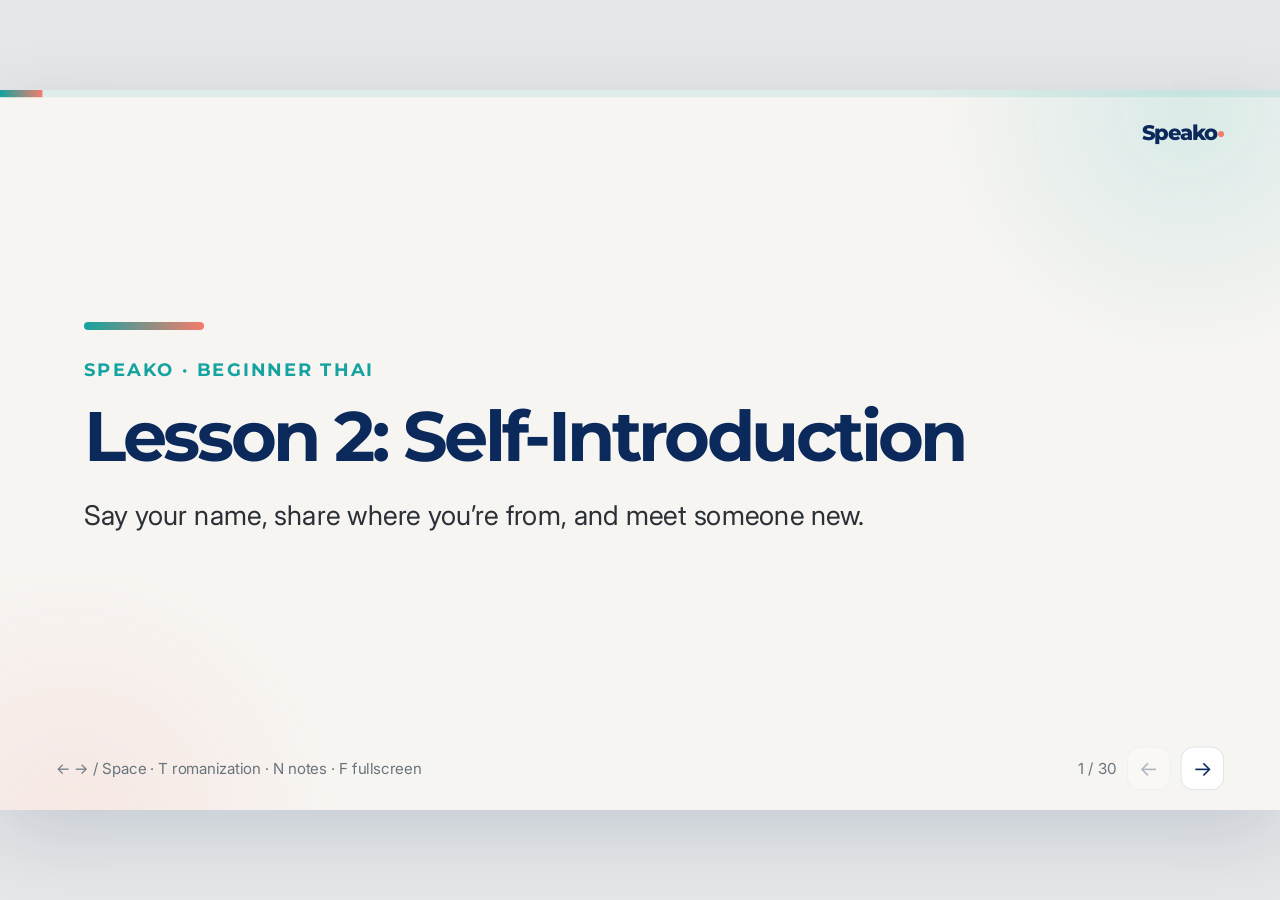
<file: lessons/speako-lesson-2.html>
<!doctype html>
<html lang="en">
<head>
  <meta charset="utf-8">
  <meta name="viewport" content="width=device-width,initial-scale=1">
  <title>Speako — Lesson 2: Self-Introduction</title>
  <link rel="preconnect" href="https://fonts.googleapis.com">
  <link rel="preconnect" href="https://fonts.gstatic.com" crossorigin>
  <link href="https://fonts.googleapis.com/css2?family=Inter:wght@400;500;600;700&family=Montserrat:wght@500;600;700;800&family=Noto+Sans+Thai:wght@400;500;600;700&display=swap" rel="stylesheet">
  <style>
    :root{--navy:#0B2A5B;--teal:#14A3A0;--cream:#F7F5F2;--ink:#2B2F36;--coral:#F47C6B}
    *{box-sizing:border-box}html,body{width:100%;height:100%;margin:0;overflow:hidden}
    body{background:#e5e7e8;color:var(--ink);font-family:Inter,sans-serif}
    button{font:inherit;cursor:pointer}
    #deck{position:absolute;left:50%;top:50%;width:1600px;height:900px;overflow:hidden;background:var(--cream);transform:translate(-50%,-50%) scale(var(--scale,1));transform-origin:center;box-shadow:0 30px 90px #0b2a5b25}
    #deck:before,#deck:after{content:"";position:absolute;pointer-events:none;border-radius:50%;filter:blur(2px)}
    #deck:before{width:650px;height:650px;right:-210px;top:-300px;background:radial-gradient(circle,#14a3a020,transparent 70%)}
    #deck:after{width:700px;height:700px;left:-260px;bottom:-370px;background:radial-gradient(circle,#f47c6b1c,transparent 70%)}
    .track{position:absolute;z-index:5;top:0;left:0;right:0;height:9px;background:#14a3a01c}
    #progress{height:100%;background:linear-gradient(90deg,var(--teal),var(--coral));transition:width .35s}
    .wordmark{position:absolute;z-index:4;top:37px;right:70px;font:800 26px Montserrat,sans-serif;letter-spacing:-.05em;color:var(--navy)}
    .wordmark:after{content:"•";color:var(--coral)}
    #slide{position:absolute;inset:0;z-index:1;padding:92px 105px 112px;display:flex;flex-direction:column}
    #slide.fade{animation:appear .32s ease both}@keyframes appear{from{opacity:0;transform:translateY(12px)}to{opacity:1;transform:translateY(0)}}
    .eyebrow{font:700 22px Montserrat,sans-serif;color:var(--teal);letter-spacing:.13em;text-transform:uppercase;margin-bottom:19px}
    h1,h2,h3,p{margin-top:0}h1,h2,h3{font-family:Montserrat,sans-serif;color:var(--navy);line-height:1.13}
    h1{font-size:88px;letter-spacing:-.055em;margin-bottom:25px}h2{font-size:60px;letter-spacing:-.045em;margin-bottom:23px}h3{font-size:30px;margin-bottom:12px}
    .subtitle{max-width:1150px;font-size:34px;line-height:1.4}
    .hero{flex:1;display:flex;flex-direction:column;justify-content:center;max-width:1160px}
    .accent{width:150px;height:10px;border-radius:20px;background:linear-gradient(90deg,var(--teal),var(--coral));margin-bottom:37px}
    .card{background:#ffffffed;border:1px solid #0b2a5b12;border-radius:29px;box-shadow:0 15px 40px #0b2a5b12}
    .main{padding:40px 52px;margin-top:14px}.row{display:flex;align-items:center;gap:18px;flex-wrap:wrap}
    .thai{font:600 85px/1.35 "Noto Sans Thai",sans-serif;color:var(--navy);overflow-wrap:anywhere}
    .thai.md{font-size:51px}.thai.sm{font-size:39px}.thai.xs{font-size:31px}
    .roman{font-size:34px;line-height:1.35;font-weight:600;color:var(--teal);margin-top:7px}
    .meaning{font-size:32px;line-height:1.35;margin-top:9px}.roman.small{font-size:23px}.meaning.small{font-size:23px}
    .listen{display:none;flex:none;border:1px solid #14a3a048;border-radius:99px;background:#e9f8f6;color:#087e7b;padding:10px 16px;font-size:18px;font-weight:700;white-space:nowrap}
    .speech-ready .listen{display:inline-flex}.listen:hover{background:#d6f1ee}
    .example{border-top:1px solid #e7eeed;margin-top:26px;padding-top:20px}.example .thai{font-size:42px}.example .roman{font-size:23px}.example .meaning{font-size:24px}
    .label{color:var(--coral);font:700 19px Montserrat,sans-serif;letter-spacing:.09em;text-transform:uppercase;margin-bottom:10px}
    .grid{display:grid;gap:18px;margin-top:18px}.two{grid-template-columns:repeat(2,1fr)}.three{grid-template-columns:repeat(3,1fr)}.five{grid-template-columns:repeat(5,1fr)}
    .review-card{padding:22px 28px;min-height:181px;border:2px dashed #14a3a058;cursor:pointer}.review-card:hover{border-color:var(--teal)}.review-card.done{border-style:solid}
    .review-card .prompt{font-size:25px;font-weight:700}.review-card .thai{font-size:43px}.review-card .roman{font-size:22px}.hint{font-size:19px;color:var(--teal);margin-top:18px}
    .reminder{margin-top:auto;padding:17px 24px;border-radius:20px;background:#fff0ec;font-size:23px;line-height:1.5}.reminder strong{color:var(--navy)}.reminder .thai{font-size:27px}
    table{width:100%;border-spacing:0 12px;margin-top:2px}td{background:white;padding:13px 20px;border-top:1px solid #0b2a5b10;border-bottom:1px solid #0b2a5b10}td:first-child{width:45%;border-radius:17px 0 0 17px;border-left:1px solid #0b2a5b10}td:last-child{border-radius:0 17px 17px 0;border-right:1px solid #0b2a5b10}td .thai{font-size:36px}td .roman,td .meaning{font-size:22px;margin:0}
    .pattern{padding:34px 38px;min-height:245px}.formula{font-size:31px;font-weight:700;color:var(--navy);margin:8px 0 18px}.change{color:var(--coral)}.pattern .thai{font-size:42px}.pattern .roman{font-size:23px}
    .country{padding:24px 15px;text-align:center;min-height:215px}.country .row{justify-content:center;gap:5px}.country .thai{font-size:40px}.country .roman{font-size:22px}.country .meaning{font-size:24px}.country .listen{font-size:15px;padding:7px 10px}
    .placeholder{max-width:760px;margin-top:40px;padding:48px;border:3px dashed #14a3a070}.placeholder .thai{color:#879096}
    .prompt-big{font-size:37px;font-weight:700;color:var(--navy);margin:13px 0 30px}
    .action{border:0;border-radius:17px;background:var(--coral);color:white;padding:15px 25px;font-size:23px;font-weight:700;box-shadow:0 9px 22px #f47c6b44}.action:hover{background:#e96757}
    .answer{padding:22px 30px;margin-top:14px}.answer .thai{font-size:42px}.answer .roman{font-size:23px}.answer .meaning{font-size:23px}
    .model{padding:23px 30px;margin-top:13px}.model .thai{font-size:41px}.model .roman,.model .meaning{font-size:22px}
    .dialogue{display:flex;flex-direction:column;gap:11px}.line{display:grid;grid-template-columns:58px 1fr;gap:14px;padding:13px 21px;border-radius:21px;background:white;box-shadow:0 7px 23px #0b2a5b0e}.speaker{display:grid;place-items:center;width:48px;height:48px;border-radius:50%;background:var(--navy);color:white;font-weight:800;font-size:23px}.line.b .speaker{background:var(--teal)}.line .thai{font-size:31px}.line .roman{font-size:17px;margin:0}
    .turn{padding:42px 52px;max-width:1050px;margin-top:18px}.turn li{font-size:33px;line-height:1.65}
    .mini{padding:17px 22px;min-height:135px}.mini .thai{font-size:29px}.mini .roman{font-size:17px}.mini .meaning{font-size:19px}
    .task{padding:35px 42px;min-height:220px}.pill{display:inline-block;border-radius:99px;background:#e7f8f5;color:#087e7b;padding:10px 16px;font-size:20px;font-weight:700}
    .footer{position:absolute;z-index:4;left:70px;right:70px;bottom:25px;display:flex;justify-content:space-between;align-items:center;color:#69747c;font-size:19px}.nav{display:flex;align-items:center;gap:13px}.nav button{width:54px;height:54px;border-radius:16px;border:1px solid #0b2a5b25;background:white;color:var(--navy);font-size:26px}.nav button:hover:not(:disabled){background:#e7f8f5}.nav button:disabled{opacity:.3;cursor:default}
    #notes{display:none;position:absolute;z-index:10;right:40px;bottom:102px;width:490px;max-height:340px;overflow:auto;padding:24px 29px;background:white;border-left:7px solid var(--coral);border-radius:20px;box-shadow:0 20px 55px #0b2a5b30;font-size:22px;line-height:1.45}#notes.open{display:block}#notes strong{display:block;font-family:Montserrat,sans-serif;color:var(--navy);margin-bottom:9px}
    .roman-hidden .roman{display:none!important}@media(prefers-reduced-motion:reduce){*,*:before,*:after{animation-duration:.01ms!important;transition-duration:.01ms!important}}
  </style>
</head>
<body>
  <div id="deck" aria-label="Speako Thai lesson slide deck">
    <div class="track"><div id="progress"></div></div>
    <div class="wordmark">Speako</div>
    <main id="slide" aria-live="polite"></main>
    <aside id="notes" aria-label="Teacher notes"></aside>
    <footer class="footer"><span>← → / Space · T romanization · N notes · F fullscreen</span><div class="nav"><span id="counter"></span><button id="prev" aria-label="Previous slide">←</button><button id="next" aria-label="Next slide">→</button></div></footer>
  </div>
  <script>
    // EDIT LESSON CONTENT HERE. Each object below is one slide.
    // To personalize the student's country, edit the "yourCountry" entry.
    const slides = [
      {type:"title",eyebrow:"Speako · Beginner Thai",title:"Lesson 2: Self-Introduction",subtitle:"Say your name, share where you’re from, and meet someone new.",notes:"Welcome the student. This lesson builds on greetings from Lesson 1."},
      {type:"review",eyebrow:"Warm-up",title:"Quick review",subtitle:"Say each phrase before you reveal it.",items:[
        {prompt:"Hello",thai:"สวัสดี",roman:"sà-wàt-dii"},{prompt:"Thank you",thai:"ขอบคุณ",roman:"khàwp-khun"},{prompt:"Sorry",thai:"ขอโทษ",roman:"khǎw-thôot"},{prompt:"How are you?",thai:"สบายดีไหม",roman:"sà-baai-dii mái"}],notes:"Ask for each phrase aloud before revealing. Remind the student: men use ครับ (khráp); women use ค่ะ (khâ) for statements and คะ (khá) for questions."},
      {type:"goal",eyebrow:"Today’s goal",title:"Introduce yourself in Thai",subtitle:"By the end of this lesson you will be able to introduce yourself in Thai.",notes:"Explain that the student will make a short introduction and practise a cafe conversation."},
      {type:"vocab",eyebrow:"New word · 1",title:"I · male speaker",thai:"ผม",roman:"phǒm",meaning:"I (male speaker)",example:{thai:"ผมชื่อ...",roman:"phǒm chûue...",meaning:"My name is..."},notes:"Use ผม when the speaker is male. Have the student repeat it slowly."},
      {type:"vocab",eyebrow:"New word · 2",title:"I · female speaker",thai:"ฉัน",roman:"chǎn",meaning:"I (female speaker)",example:{thai:"ฉันชื่อ...",roman:"chǎn chûue...",meaning:"My name is..."},notes:"Use ฉัน when the speaker is female. Ask which form the student will use."},
      {type:"vocab",eyebrow:"New word · 3",title:"Name",thai:"ชื่อ",roman:"chûue",meaning:"name",example:{thai:"ผม/ฉันชื่อ...",roman:"phǒm/chǎn chûue...",meaning:"My name is..."},notes:"Model ชื่อ, then let the student say their own name after it."},
      {type:"summary",eyebrow:"Vocabulary check · 1",title:"Three words so far",items:[{thai:"ผม",roman:"phǒm",meaning:"I (male speaker)"},{thai:"ฉัน",roman:"chǎn",meaning:"I (female speaker)"},{thai:"ชื่อ",roman:"chûue",meaning:"name"}],notes:"Point to the Thai first. Hide romanization with T if the student is ready."},
      {type:"vocab",eyebrow:"New phrase · 4",title:"My name is…",thai:"ผม/ฉันชื่อ...",roman:"phǒm/chǎn chûue...",meaning:"my name is...",example:{thai:"ผมชื่อ...",roman:"phǒm chûue...",meaning:"My name is... (male speaker)"},notes:"Ask the student to choose ผม or ฉัน, then add their name."},
      {type:"vocab",eyebrow:"New question · 5",title:"What’s your name?",thai:"คุณชื่ออะไร",roman:"khun chûue à-rai",meaning:"what's your name?",example:{thai:"คุณชื่ออะไรคะ",roman:"khun chûue à-rai khá",meaning:"What’s your name? (female speaker)"},notes:"Ask this question. The student answers with ผม/ฉันชื่อ... Explain the polite question ending คะ."},
      {type:"vocab",eyebrow:"New phrase · 6",title:"I’m from…",thai:"ผม/ฉันมาจาก...",roman:"phǒm/chǎn maa jàak...",meaning:"I'm from...",example:{thai:"ผม/ฉันมาจากประเทศไทย",roman:"phǒm/chǎn maa jàak bprà-thêet thai",meaning:"I’m from Thailand."},notes:"Use a country as the final part. Invite the student to try their own country."},
      {type:"summary",eyebrow:"Vocabulary check · 2",title:"Names and origins",items:[{thai:"ผม/ฉันชื่อ...",roman:"phǒm/chǎn chûue...",meaning:"my name is..."},{thai:"คุณชื่ออะไร",roman:"khun chûue à-rai",meaning:"what's your name?"},{thai:"ผม/ฉันมาจาก...",roman:"phǒm/chǎn maa jàak...",meaning:"I'm from..."}],notes:"Ask the question and have the student answer using their name. Repeat with where they are from."},
      {type:"vocab",eyebrow:"New question · 7",title:"Which country?",thai:"คุณมาจากประเทศอะไร",roman:"khun maa jàak bprà-thêet à-rai",meaning:"which country are you from?",example:{thai:"คุณมาจากประเทศอะไรครับ",roman:"khun maa jàak bprà-thêet à-rai khráp",meaning:"Which country are you from? (male speaker)"},notes:"Break the question into คุณ / มาจาก / ประเทศอะไร. Ask and let the student answer."},
      {type:"vocab",eyebrow:"New word · 8",title:"Country",thai:"ประเทศ",roman:"bprà-thêet",meaning:"country",example:{thai:"ประเทศไทย",roman:"bprà-thêet thai",meaning:"Thailand"},notes:"Show how ประเทศ joins with a country name."},
      {type:"vocab",eyebrow:"New phrase · 9",title:"Nice to meet you",thai:"ยินดีที่ได้รู้จัก",roman:"yin-dii thîi dâai rúu-jàk",meaning:"nice to meet you",example:{thai:"ยินดีที่ได้รู้จักครับ",roman:"yin-dii thîi dâai rúu-jàk khráp",meaning:"Nice to meet you. (male speaker)"},notes:"Use this after sharing names. Repeat it in two or three chunks."},
      {type:"summary",eyebrow:"Vocabulary check · 3",title:"The final three",items:[{thai:"คุณมาจากประเทศอะไร",roman:"khun maa jàak bprà-thêet à-rai",meaning:"which country are you from?"},{thai:"ประเทศ",roman:"bprà-thêet",meaning:"country"},{thai:"ยินดีที่ได้รู้จัก",roman:"yin-dii thîi dâai rúu-jàk",meaning:"nice to meet you"}],notes:"Ask the student to identify the question, single word, and closing phrase."},
      {type:"patterns",eyebrow:"Build a sentence",title:"Two useful patterns",patterns:[{label:"Your name",before:"Subject + ชื่อ + ",change:"name",thai:"ผม/ฉันชื่อ...",roman:"phǒm/chǎn chûue..."},{label:"Your origin",before:"Subject + มาจาก + ",change:"place",thai:"ผม/ฉันมาจาก...",roman:"phǒm/chǎn maa jàak..."}],notes:"The coral part changes. Ask the student to swap in their name and country."},
      {type:"comparison",eyebrow:"Choose your pronoun",title:"Male vs female “I”",items:[{thai:"ผม",roman:"phǒm",meaning:"I · male speaker"},{thai:"ฉัน",roman:"chǎn",meaning:"I · female speaker"}],notes:"Ask which pronoun the student will use. The sentence pattern stays the same."},
      {type:"countries",eyebrow:"Places",title:"Five countries",items:[{thai:"ไทย",roman:"thai",meaning:"Thailand"},{thai:"อเมริกา",roman:"a-mee-ri-gaa",meaning:"America"},{thai:"อังกฤษ",roman:"ang-grìt",meaning:"England"},{thai:"ญี่ปุ่น",roman:"yîi-bpùn",meaning:"Japan"},{thai:"จีน",roman:"jiin",meaning:"China"}],notes:"Say each country once, then let the student repeat. Point in a new order for recall."},
      {type:"yourCountry",eyebrow:"Make it personal",title:"Your country",thai:"",roman:"",meaning:"",notes:"Before class, edit this slide's thai, roman, and meaning fields in the slides array. If blank, use it as a live spoken prompt."},
      {type:"drill",eyebrow:"Repeat after me · Round 1 of 5",title:"Ask and answer",prompt:"Ask where someone is from. Answer: Thailand.",answer:[{thai:"คุณมาจากประเทศอะไร",roman:"khun maa jàak bprà-thêet à-rai",meaning:"Which country are you from?"},{thai:"ผม/ฉันมาจากประเทศไทย",roman:"phǒm/chǎn maa jàak bprà-thêet thai",meaning:"I’m from Thailand."}],notes:"Read the question. Have the student answer before revealing. Switch roles."},
      {type:"drill",eyebrow:"Repeat after me · Round 2 of 5",title:"Ask and answer",prompt:"Ask where someone is from. Answer: America.",answer:[{thai:"คุณมาจากประเทศอะไร",roman:"khun maa jàak bprà-thêet à-rai",meaning:"Which country are you from?"},{thai:"ผม/ฉันมาจากประเทศอเมริกา",roman:"phǒm/chǎn maa jàak bprà-thêet a-mee-ri-gaa",meaning:"I’m from America."}],notes:"Student speaks first. Reveal and repeat at a natural pace."},
      {type:"drill",eyebrow:"Repeat after me · Round 3 of 5",title:"Ask and answer",prompt:"Ask where someone is from. Answer: England.",answer:[{thai:"คุณมาจากประเทศอะไร",roman:"khun maa jàak bprà-thêet à-rai",meaning:"Which country are you from?"},{thai:"ผม/ฉันมาจากประเทศอังกฤษ",roman:"phǒm/chǎn maa jàak bprà-thêet ang-grìt",meaning:"I’m from England."}],notes:"Encourage a complete sentence with the student's chosen pronoun."},
      {type:"drill",eyebrow:"Repeat after me · Round 4 of 5",title:"Ask and answer",prompt:"Ask where someone is from. Answer: Japan.",answer:[{thai:"คุณมาจากประเทศอะไร",roman:"khun maa jàak bprà-thêet à-rai",meaning:"Which country are you from?"},{thai:"ผม/ฉันมาจากประเทศญี่ปุ่น",roman:"phǒm/chǎn maa jàak bprà-thêet yîi-bpùn",meaning:"I’m from Japan."}],notes:"Ask the student to speak first, then reveal for a quick check."},
      {type:"drill",eyebrow:"Repeat after me · Round 5 of 5",title:"Ask and answer",prompt:"Ask where someone is from. Answer: China.",answer:[{thai:"คุณมาจากประเทศอะไร",roman:"khun maa jàak bprà-thêet à-rai",meaning:"Which country are you from?"},{thai:"ผม/ฉันมาจากประเทศจีน",roman:"phǒm/chǎn maa jàak bprà-thêet jiin",meaning:"I’m from China."}],notes:"Finish with a fast exchange without reading the romanization."},
      {type:"model",eyebrow:"Put it all together",title:"A full self-introduction",versions:[{label:"Male speaker",thai:"สวัสดีครับ ผมชื่อ... ผมมาจากประเทศ... ยินดีที่ได้รู้จักครับ",roman:"sà-wàt-dii khráp · phǒm chûue... · phǒm maa jàak bprà-thêet... · yin-dii thîi dâai rúu-jàk khráp",meaning:"Hello. My name is... I’m from... Nice to meet you."},{label:"Female speaker",thai:"สวัสดีค่ะ ฉันชื่อ... ฉันมาจากประเทศ... ยินดีที่ได้รู้จักค่ะ",roman:"sà-wàt-dii khâ · chǎn chûue... · chǎn maa jàak bprà-thêet... · yin-dii thîi dâai rúu-jàk khâ",meaning:"Hello. My name is... I’m from... Nice to meet you."}],notes:"Read the appropriate version aloud. Have the student replace the blanks with their name and country."},
      {type:"roleplay",eyebrow:"Cafe role-play",title:"Meeting someone new",lines:[{speaker:"A",thai:"สวัสดีครับ/ค่ะ ผม/ฉันชื่อ... คุณชื่ออะไรครับ/คะ",roman:"sà-wàt-dii khráp/khâ · phǒm/chǎn chûue... · khun chûue à-rai khráp/khá"},{speaker:"B",thai:"ผม/ฉันชื่อ... ยินดีที่ได้รู้จักครับ/ค่ะ",roman:"phǒm/chǎn chûue... · yin-dii thîi dâai rúu-jàk khráp/khâ"},{speaker:"A",thai:"คุณมาจากประเทศอะไรครับ/คะ",roman:"khun maa jàak bprà-thêet à-rai khráp/khá"},{speaker:"B",thai:"ผม/ฉันมาจาก...",roman:"phǒm/chǎn maa jàak..."}],notes:"Reveal one line at a time. Play A while the student plays B, then switch. Men use ครับ (khráp); women use ค่ะ (khâ) for statements and คะ (khá) for questions."},
      {type:"yourTurn",eyebrow:"Independent speaking",title:"Your turn",subtitle:"Introduce yourself with your name and country.",prompts:["Say hello.","Say your name.","Say which country you’re from.","Finish with ‘nice to meet you.’"],notes:"Let the student speak without interruption, then give one or two focused corrections."},
      {type:"recap",eyebrow:"What you learned",title:"Lesson 2 recap",items:[{thai:"ผม",roman:"phǒm",meaning:"I (male speaker)"},{thai:"ฉัน",roman:"chǎn",meaning:"I (female speaker)"},{thai:"ชื่อ",roman:"chûue",meaning:"name"},{thai:"ผม/ฉันชื่อ...",roman:"phǒm/chǎn chûue...",meaning:"my name is..."},{thai:"คุณชื่ออะไร",roman:"khun chûue à-rai",meaning:"what's your name?"},{thai:"ผม/ฉันมาจาก...",roman:"phǒm/chǎn maa jàak...",meaning:"I'm from..."},{thai:"คุณมาจากประเทศอะไร",roman:"khun maa jàak bprà-thêet à-rai",meaning:"which country are you from?"},{thai:"ประเทศ",roman:"bprà-thêet",meaning:"country"},{thai:"ยินดีที่ได้รู้จัก",roman:"yin-dii thîi dâai rúu-jàk",meaning:"nice to meet you"}],notes:"Ask the student to read or explain as many as they can. Hide romanization with T."},
      {type:"homework",eyebrow:"After class",title:"Homework",tasks:["Write 3 self-introduction sentences.","Practice the full introduction aloud."],notes:"Suggest a short voice recording for their own practice, if useful."},
      {type:"closing",eyebrow:"Speako · Lesson 2 complete",title:"Great work!",subtitle:"See you next lesson!",notes:"Praise one specific improvement from today's lesson."}
    ];

    const deck=document.getElementById("deck"),slideEl=document.getElementById("slide"),counter=document.getElementById("counter"),progress=document.getElementById("progress"),notesEl=document.getElementById("notes"),prev=document.getElementById("prev"),next=document.getElementById("next");
    let current=0,romanVisible=true,notesVisible=false,thaiVoice=null;
    const state={};
    const esc=(value="")=>String(value).replace(/[&<>"']/g,c=>({"&":"&amp;","<":"&lt;",">":"&gt;","\"":"&quot;","'":"&#39;"})[c]);
    const listen=t=>`<button class="listen" data-speak="${esc(t)}" aria-label="Listen to ${esc(t)}">▶ Listen</button>`;
    const thai=(t,size="")=>`<div class="row"><span class="thai ${size}">${esc(t)}</span>${listen(t)}</div>`;
    const word=(item,size="")=>`${thai(item.thai,size)}<div class="roman">${esc(item.roman)}</div><div class="meaning">${esc(item.meaning)}</div>`;
    const head=s=>`<div class="eyebrow">${esc(s.eyebrow)}</div><h2>${esc(s.title)}</h2>`;
    const reminder=()=>`<div class="reminder"><strong>Politeness reminder</strong> · Men: <span class="thai">ครับ</span> (khráp). Women: <span class="thai">ค่ะ</span> (khâ) for statements; <span class="thai">คะ</span> (khá) for questions.</div>`;

    function content(s,st){
      switch(s.type){
        case "title":case "goal":case "closing":return `<div class="hero"><div class="accent"></div><div class="eyebrow">${esc(s.eyebrow)}</div><h1>${esc(s.title)}</h1><p class="subtitle">${esc(s.subtitle)}</p></div>`;
        case "review":return `${head(s)}<p class="subtitle">${esc(s.subtitle)}</p><div class="grid two">${s.items.map((x,i)=>{let shown=st.revealed?.includes(i);return `<div class="card review-card ${shown?"done":""}" data-reveal="${i}" role="button" tabindex="0"><div class="prompt">${esc(x.prompt)}</div>${shown?`${thai(x.thai,"md")}<div class="roman">${esc(x.roman)}</div>`:`<div class="hint">Click to reveal Thai</div>`}</div>`}).join("")}</div>${reminder()}`;
        case "vocab":return `${head(s)}<div class="card main">${word(s)}<div class="example"><div class="label">In a sentence</div>${thai(s.example.thai,"md")}<div class="roman">${esc(s.example.roman)}</div><div class="meaning">${esc(s.example.meaning)}</div></div></div>`;
        case "summary":return `${head(s)}<table aria-label="Vocabulary summary"><tbody>${s.items.map(x=>`<tr><td>${thai(x.thai,"sm")}</td><td><div class="roman">${esc(x.roman)}</div></td><td><div class="meaning">${esc(x.meaning)}</div></td></tr>`).join("")}</tbody></table>`;
        case "patterns":return `${head(s)}<div class="grid two">${s.patterns.map(x=>`<div class="card pattern"><div class="label">${esc(x.label)}</div><div class="formula">${esc(x.before)}<span class="change">${esc(x.change)}</span></div>${thai(x.thai,"md")}<div class="roman">${esc(x.roman)}</div></div>`).join("")}</div>`;
        case "comparison":return `${head(s)}<div class="grid two">${s.items.map(x=>`<div class="card main">${word(x)}</div>`).join("")}</div><div class="reminder"><strong>Choose the form that fits you.</strong> Then use it in both sentence patterns.</div>`;
        case "countries":return `${head(s)}<div class="grid five">${s.items.map(x=>`<div class="card country">${word(x,"sm")}</div>`).join("")}</div><div class="reminder">Try the pattern: <strong>ผม/ฉันมาจากประเทศ...</strong></div>`;
        case "yourCountry":return `${head(s)}<p class="subtitle">Add the country you want to say in your introduction.</p><div class="card placeholder">${s.thai&&s.roman&&s.meaning?word(s):`<div class="thai">ประเทศ...</div><div class="roman">bprà-thêet...</div><div class="meaning">Your country</div>`}</div>`;
        case "drill":return `${head(s)}<div class="card main"><div class="label">English prompt</div><div class="prompt-big">${esc(s.prompt)}</div>${st.revealed?s.answer.map(x=>`<div class="card answer">${word(x,"md")}</div>`).join(""):`<button class="action" data-action="reveal">Reveal Thai answer</button>`}</div>`;
        case "model":return `${head(s)}${s.versions.map(x=>`<div class="card model"><div class="label">${esc(x.label)}</div>${word(x,"md")}</div>`).join("")}`;
        case "roleplay":{let count=st.lineCount||1;return `${head(s)}<div class="dialogue">${s.lines.slice(0,count).map(x=>`<div class="line ${x.speaker.toLowerCase()}"><div class="speaker">${esc(x.speaker)}</div><div>${thai(x.thai,"xs")}<div class="roman">${esc(x.roman)}</div></div></div>`).join("")}</div>${count<s.lines.length?`<button class="action" style="align-self:flex-start;margin-top:13px" data-action="nextLine">Show next line →</button>`:reminder()}`}
        case "yourTurn":return `${head(s)}<p class="subtitle">${esc(s.subtitle)}</p><div class="card turn"><ol>${s.prompts.map(x=>`<li>${esc(x)}</li>`).join("")}</ol></div>`;
        case "recap":return `${head(s)}<div class="grid three">${s.items.map(x=>`<div class="card mini">${thai(x.thai,"xs")}<div class="roman">${esc(x.roman)}</div><div class="meaning">${esc(x.meaning)}</div></div>`).join("")}</div>`;
        case "homework":return `${head(s)}<div class="grid two">${s.tasks.map((x,i)=>`<div class="card task"><div class="pill">Task ${i+1}</div><p class="subtitle" style="margin:30px 0 0">${esc(x)}</p></div>`).join("")}</div>`;
      }
      return "";
    }
    function render(animate=true){let s=slides[current],st=state[current]||(state[current]={});slideEl.innerHTML=content(s,st);slideEl.classList.remove("fade");if(animate){void slideEl.offsetWidth;slideEl.classList.add("fade")}counter.textContent=`${current+1} / ${slides.length}`;progress.style.width=`${(current+1)/slides.length*100}%`;prev.disabled=current===0;next.disabled=current===slides.length-1;notesEl.innerHTML=`<strong>Teacher notes</strong>${esc(s.notes||"")}`;notesEl.classList.toggle("open",notesVisible);deck.classList.toggle("roman-hidden",!romanVisible)}
    function go(index){index=Math.max(0,Math.min(slides.length-1,index));if(index===current)return;if("speechSynthesis" in window)speechSynthesis.cancel();current=index;render()}
    function voices(){if(!("speechSynthesis" in window))return;thaiVoice=speechSynthesis.getVoices().find(v=>v.lang.toLowerCase().startsWith("th"))||null;deck.classList.toggle("speech-ready",!!thaiVoice)}
    function speak(text){if(!thaiVoice)return;speechSynthesis.cancel();let u=new SpeechSynthesisUtterance(text);u.lang="th-TH";u.voice=thaiVoice;u.rate=.85;speechSynthesis.speak(u)}
    function scale(){deck.style.setProperty("--scale",Math.min(innerWidth/1600,innerHeight/900))}
    async function fullscreen(){try{if(document.fullscreenElement)await document.exitFullscreen();else await document.documentElement.requestFullscreen()}catch(e){console.warn("Fullscreen unavailable",e)}}
    slideEl.addEventListener("click",e=>{let b=e.target.closest("[data-speak]");if(b){e.stopPropagation();speak(b.dataset.speak);return}let r=e.target.closest("[data-reveal]");if(r){let st=state[current];st.revealed||=[];let n=Number(r.dataset.reveal);if(!st.revealed.includes(n))st.revealed.push(n);render(false);return}let a=e.target.closest("[data-action]")?.dataset.action;if(a==="reveal"){state[current].revealed=true;render(false)}else if(a==="nextLine"){state[current].lineCount=Math.min(slides[current].lines.length,(state[current].lineCount||1)+1);render(false)}});
    slideEl.addEventListener("keydown",e=>{let r=e.target.closest("[data-reveal]");if(r&&(e.key==="Enter"||e.key===" ")){e.preventDefault();r.click()}});
    prev.addEventListener("click",()=>go(current-1));next.addEventListener("click",()=>go(current+1));
    document.addEventListener("keydown",e=>{let k=e.key.toLowerCase();if(e.key==="ArrowRight"||e.key==="PageDown"||e.key===" "){if(e.target.matches("button,[role=button]"))return;e.preventDefault();go(current+1)}else if(e.key==="ArrowLeft"||e.key==="PageUp"){e.preventDefault();go(current-1)}else if(k==="t"){romanVisible=!romanVisible;render(false)}else if(k==="n"){notesVisible=!notesVisible;render(false)}else if(k==="f")fullscreen()});
    let startX=0,startY=0;deck.addEventListener("touchstart",e=>{startX=e.changedTouches[0].screenX;startY=e.changedTouches[0].screenY},{passive:true});deck.addEventListener("touchend",e=>{let dx=e.changedTouches[0].screenX-startX,dy=e.changedTouches[0].screenY-startY;if(Math.abs(dx)>60&&Math.abs(dx)>Math.abs(dy))go(current+(dx<0?1:-1))},{passive:true});
    addEventListener("resize",scale);if("speechSynthesis" in window){speechSynthesis.addEventListener?.("voiceschanged",voices);voices()}scale();render(false);
  </script>
</body>
</html>
</file>
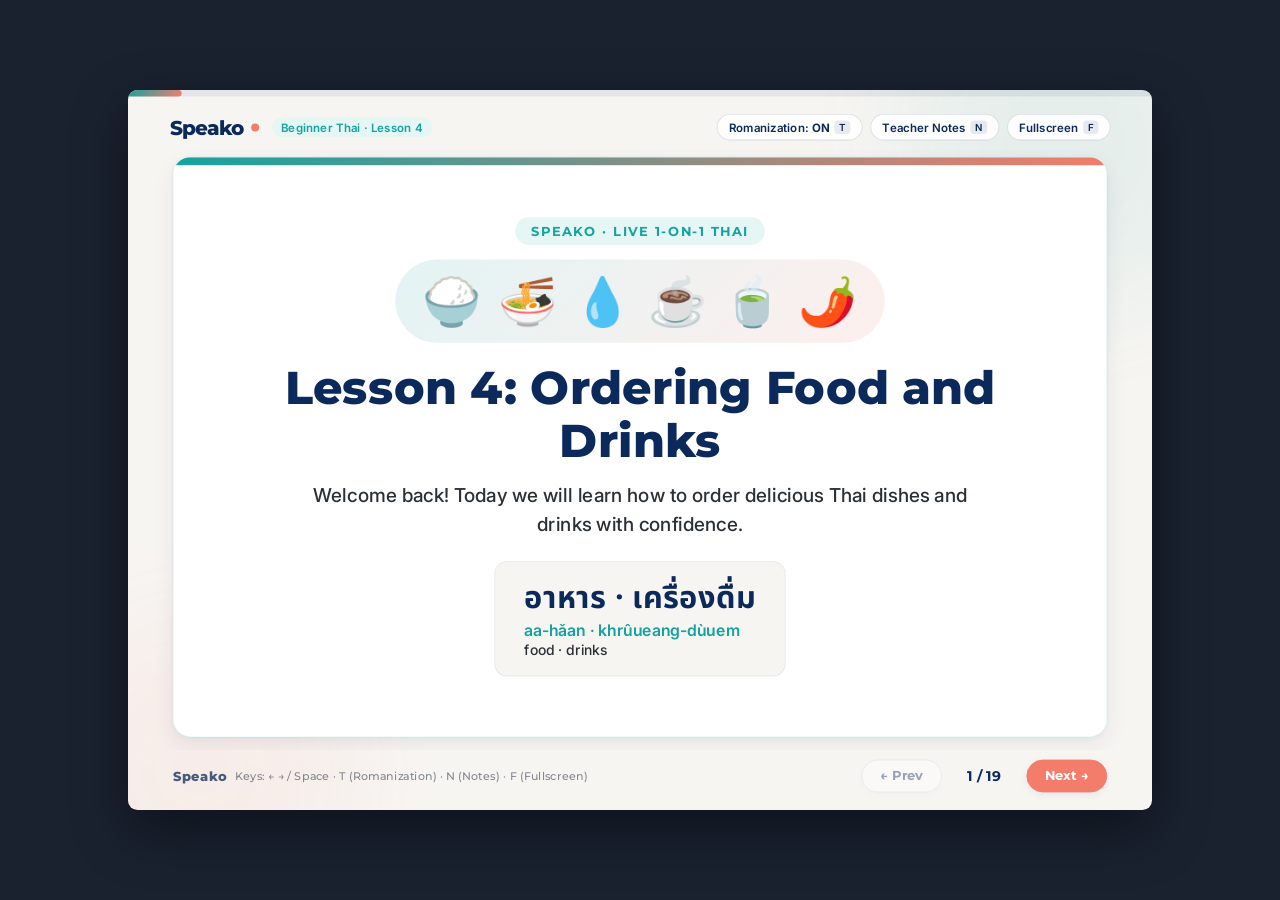
<file: lessons/speako-lesson-4-food-and-drinks.html>
<!DOCTYPE html>
<html lang="en">
<head>
  <meta charset="UTF-8" />
  <meta name="viewport" content="width=device-width, initial-scale=1.0" />
  <title>Speako — Lesson 4: Ordering Food and Drinks</title>
  <!-- Google Fonts: Montserrat (headings), Inter (body), Noto Sans Thai (Thai script) -->
  <link rel="preconnect" href="https://fonts.googleapis.com" />
  <link rel="preconnect" href="https://fonts.gstatic.com" crossorigin />
  <link href="https://fonts.googleapis.com/css2?family=Inter:wght@400;500;600;700&family=Montserrat:wght@600;700;800&family=Noto+Sans+Thai:wght@400;500;600;700&display=swap" rel="stylesheet" />

  <style>
    :root {
      --navy: #0B2A5B;
      --teal: #14A3A0;
      --teal-light: #E6F6F5;
      --off-white: #F7F5F2;
      --card-bg: #FFFFFF;
      --dark-gray: #2B2F36;
      --muted-gray: #5E6470;
      --coral: #F47C6B;
      --coral-light: #FFF0ED;
      --gradient-brand: linear-gradient(135deg, #14A3A0 0%, #F47C6B 100%);
      --gradient-soft: linear-gradient(135deg, rgba(20, 163, 160, 0.12) 0%, rgba(244, 124, 107, 0.12) 100%);
      --shadow-card: 0 10px 28px rgba(11, 42, 91, 0.07), 0 2px 6px rgba(11, 42, 91, 0.04);
      --shadow-hover: 0 14px 34px rgba(11, 42, 91, 0.12), 0 4px 10px rgba(11, 42, 91, 0.06);
      --radius-lg: 22px;
      --radius-md: 16px;
      --radius-sm: 12px;
      --stage-scale: 1;
    }

    * {
      box-sizing: border-box;
      margin: 0;
      padding: 0;
    }

    html, body {
      width: 100%;
      height: 100%;
      overflow: hidden;
      background-color: #1A2230;
      font-family: 'Inter', -apple-system, BlinkMacSystemFont, sans-serif;
      color: var(--dark-gray);
      -webkit-font-smoothing: antialiased;
      user-select: none;
    }

    /* Outer viewport wrapper that centers and scales the 16:9 slide deck */
    .viewport {
      width: 100vw;
      height: 100vh;
      display: flex;
      align-items: center;
      justify-content: center;
      position: relative;
      overflow: hidden;
    }

    /* Fixed 16:9 virtual stage (1600 x 900) scaled dynamically to fit window */
    .deck-stage {
      width: 1600px;
      height: 900px;
      background-color: var(--off-white);
      position: relative;
      overflow: hidden;
      border-radius: 12px;
      box-shadow: 0 25px 70px rgba(0, 0, 0, 0.45);
      transform: scale(var(--stage-scale));
      transform-origin: center center;
      display: flex;
      flex-direction: column;
    }

    :fullscreen .deck-stage,
    :-webkit-full-screen .deck-stage {
      border-radius: 0;
    }

    /* Subtle decorative background blobs */
    .bg-decor {
      position: absolute;
      border-radius: 50%;
      filter: blur(70px);
      pointer-events: none;
      z-index: 0;
      opacity: 0.45;
    }
    .bg-decor-1 {
      width: 420px;
      height: 420px;
      background: rgba(20, 163, 160, 0.16);
      top: -140px;
      right: -100px;
    }
    .bg-decor-2 {
      width: 380px;
      height: 380px;
      background: rgba(244, 124, 107, 0.15);
      bottom: -140px;
      left: -100px;
    }

    /* Top Progress Bar */
    .progress-track {
      width: 100%;
      height: 8px;
      background: rgba(11, 42, 91, 0.08);
      position: relative;
      z-index: 20;
      flex-shrink: 0;
    }
    .progress-fill {
      height: 100%;
      width: 0%;
      background: var(--gradient-brand);
      transition: width 0.35s cubic-bezier(0.22, 1, 0.36, 1);
      border-radius: 0 4px 4px 0;
    }

    /* Top Header Bar (Speako wordmark + Slide badge + Status pills) */
    .slide-topbar {
      display: flex;
      align-items: center;
      justify-content: space-between;
      padding: 22px 52px 10px;
      position: relative;
      z-index: 15;
      flex-shrink: 0;
    }

    .brand-wordmark {
      font-family: 'Montserrat', sans-serif;
      font-weight: 800;
      font-size: 1.55rem;
      letter-spacing: -0.03em;
      color: var(--navy);
      display: inline-flex;
      align-items: center;
      gap: 8px;
    }
    .brand-wordmark .dot {
      width: 10px;
      height: 10px;
      border-radius: 50%;
      background: var(--coral);
      display: inline-block;
    }
    .brand-wordmark .lesson-tag {
      font-family: 'Inter', sans-serif;
      font-weight: 600;
      font-size: 0.9rem;
      color: var(--teal);
      background: var(--teal-light);
      padding: 4px 12px;
      border-radius: 999px;
      margin-left: 8px;
      letter-spacing: 0;
    }

    .topbar-controls {
      display: flex;
      align-items: center;
      gap: 10px;
    }

    .pill-toggle {
      font-family: 'Inter', sans-serif;
      font-size: 0.9rem;
      font-weight: 600;
      padding: 7px 14px;
      border-radius: 999px;
      border: 1.5px solid rgba(11, 42, 91, 0.14);
      background: rgba(255, 255, 255, 0.85);
      color: var(--navy);
      cursor: pointer;
      display: inline-flex;
      align-items: center;
      gap: 6px;
      transition: all 0.2s ease;
    }
    .pill-toggle:hover {
      border-color: var(--teal);
      background: #FFFFFF;
    }
    .pill-toggle.active {
      background: var(--navy);
      color: #FFFFFF;
      border-color: var(--navy);
    }
    .pill-toggle kbd {
      font-family: 'Inter', sans-serif;
      font-size: 0.76rem;
      padding: 1px 6px;
      border-radius: 5px;
      background: rgba(11, 42, 91, 0.09);
      color: inherit;
    }
    .pill-toggle.active kbd {
      background: rgba(255, 255, 255, 0.2);
    }

    /* Main Slide Content Area with Smooth Fade Transition */
    .slide-viewport {
      flex: 1;
      position: relative;
      z-index: 10;
      padding: 10px 56px 16px;
      display: flex;
      flex-direction: column;
      overflow-y: auto;
      opacity: 1;
      transform: translateY(0);
      transition: opacity 0.28s ease, transform 0.28s ease;
    }
    .slide-viewport.fading {
      opacity: 0;
      transform: translateY(6px);
    }

    /* Slide Header */
    .slide-header {
      margin-bottom: 18px;
      flex-shrink: 0;
    }
    .slide-eyebrow {
      font-family: 'Montserrat', sans-serif;
      font-size: 0.92rem;
      font-weight: 700;
      text-transform: uppercase;
      letter-spacing: 0.09em;
      color: var(--teal);
      margin-bottom: 4px;
      display: flex;
      align-items: center;
      gap: 10px;
    }
    .slide-title {
      font-family: 'Montserrat', sans-serif;
      font-size: 2.35rem;
      font-weight: 800;
      color: var(--navy);
      line-height: 1.18;
      letter-spacing: -0.02em;
    }
    .slide-subtitle {
      font-size: 1.18rem;
      color: var(--muted-gray);
      margin-top: 5px;
      font-weight: 500;
    }

    /* Thai Typography & Romanization Toggle */
    .thai {
      font-family: 'Noto Sans Thai', sans-serif;
      font-weight: 700;
      color: var(--navy);
      line-height: 1.35;
      letter-spacing: 0.01em;
    }
    .romanization {
      color: var(--teal);
      font-weight: 600;
      line-height: 1.3;
      transition: opacity 0.2s ease, filter 0.2s ease;
    }
    body.hide-romanization .romanization {
      opacity: 0;
      pointer-events: none;
    }
    .meaning {
      color: var(--dark-gray);
      font-weight: 500;
      line-height: 1.35;
    }

    /* Coral highlight inside patterns */
    .coral-hl {
      color: var(--coral);
      background: var(--coral-light);
      padding: 2px 10px;
      border-radius: 10px;
      font-weight: 700;
      display: inline-block;
    }

    /* Listen Button (Web Speech API) */
    .listen-btn {
      display: inline-flex;
      align-items: center;
      justify-content: center;
      gap: 6px;
      background: var(--coral-light);
      color: var(--coral);
      border: 1.5px solid rgba(244, 124, 107, 0.35);
      padding: 7px 14px;
      border-radius: 999px;
      font-family: 'Inter', sans-serif;
      font-size: 0.92rem;
      font-weight: 700;
      cursor: pointer;
      transition: all 0.18s ease;
      flex-shrink: 0;
    }
    .listen-btn:hover {
      background: var(--coral);
      color: #FFFFFF;
      transform: translateY(-1px);
      box-shadow: 0 4px 12px rgba(244, 124, 107, 0.35);
    }
    .listen-btn:active {
      transform: translateY(0);
    }
    .listen-btn.speaking {
      background: var(--coral);
      color: #FFFFFF;
      animation: pulse-coral 1s infinite;
    }
    @keyframes pulse-coral {
      0%, 100% { box-shadow: 0 0 0 0 rgba(244, 124, 107, 0.5); }
      50% { box-shadow: 0 0 0 8px rgba(244, 124, 107, 0); }
    }
    /* Hide Listen buttons automatically if no Thai voice is available */
    body.no-thai-voice .listen-btn {
      display: none !important;
    }

    /* Hero / Title & Goal / Closing Slides */
    .hero-card {
      flex: 1;
      background: var(--card-bg);
      border-radius: var(--radius-lg);
      box-shadow: var(--shadow-card);
      padding: 54px 68px;
      display: flex;
      flex-direction: column;
      justify-content: center;
      align-items: center;
      text-align: center;
      position: relative;
      overflow: hidden;
      border: 1px solid rgba(20, 163, 160, 0.12);
    }
    .hero-card::before {
      content: "";
      position: absolute;
      top: 0;
      left: 0;
      right: 0;
      height: 10px;
      background: var(--gradient-brand);
    }
    .hero-emoji-row {
      font-size: 3.7rem;
      margin-bottom: 22px;
      display: flex;
      gap: 20px;
      background: var(--gradient-soft);
      padding: 16px 34px;
      border-radius: 999px;
    }
    .hero-badge {
      font-family: 'Montserrat', sans-serif;
      font-weight: 700;
      font-size: 1rem;
      text-transform: uppercase;
      letter-spacing: 0.12em;
      color: var(--teal);
      background: var(--teal-light);
      padding: 8px 20px;
      border-radius: 999px;
      margin-bottom: 18px;
    }
    .hero-title {
      font-family: 'Montserrat', sans-serif;
      font-weight: 800;
      font-size: 3.6rem;
      color: var(--navy);
      line-height: 1.15;
      max-width: 1050px;
      margin-bottom: 18px;
    }
    .hero-subtitle {
      font-size: 1.5rem;
      color: var(--dark-gray);
      max-width: 820px;
      line-height: 1.5;
      font-weight: 500;
    }
    .hero-sample-box {
      margin-top: 28px;
      background: var(--off-white);
      border-radius: var(--radius-md);
      padding: 20px 36px;
      display: inline-flex;
      align-items: center;
      gap: 24px;
      border: 1.5px solid rgba(11, 42, 91, 0.08);
    }

    /* Vocabulary Card Grids */
    .vocab-grid {
      flex: 1;
      display: grid;
      gap: 18px;
      align-content: stretch;
    }
    .vocab-grid.cols-4 {
      grid-template-columns: repeat(4, 1fr);
    }
    .vocab-grid.cols-3 {
      grid-template-columns: repeat(3, 1fr);
    }
    .vocab-grid.cols-2 {
      grid-template-columns: repeat(2, 1fr);
    }

    .vocab-card {
      background: var(--card-bg);
      border-radius: var(--radius-md);
      box-shadow: var(--shadow-card);
      padding: 20px 22px;
      display: flex;
      flex-direction: column;
      justify-content: space-between;
      border: 1.5px solid rgba(11, 42, 91, 0.05);
      transition: transform 0.2s ease, box-shadow 0.2s ease;
      position: relative;
      overflow: hidden;
    }
    .vocab-card:hover {
      transform: translateY(-2px);
      box-shadow: var(--shadow-hover);
      border-color: rgba(20, 163, 160, 0.3);
    }
    .vocab-card-top {
      display: flex;
      align-items: flex-start;
      justify-content: space-between;
      gap: 10px;
    }
    .vocab-emoji {
      font-size: 2.5rem;
      line-height: 1;
      background: var(--gradient-soft);
      width: 58px;
      height: 58px;
      border-radius: 16px;
      display: flex;
      align-items: center;
      justify-content: center;
      flex-shrink: 0;
    }
    .vocab-body {
      margin-top: 10px;
    }
    .vocab-card .thai {
      font-size: 2.55rem;
      margin-bottom: 4px;
    }
    .vocab-grid.cols-3 .vocab-card .thai {
      font-size: 2.75rem;
    }
    .vocab-card .romanization {
      font-size: 1.25rem;
      margin-bottom: 4px;
    }
    .vocab-card .meaning {
      font-size: 1.15rem;
      color: var(--dark-gray);
    }

    /* Reveal Practice Cards (Review, Drills, Number Practice) */
    .reveal-toolbar {
      display: flex;
      justify-content: flex-end;
      margin-bottom: 10px;
      gap: 10px;
    }
    .secondary-btn {
      background: #FFFFFF;
      color: var(--navy);
      border: 1.5px solid rgba(11, 42, 91, 0.18);
      padding: 7px 16px;
      border-radius: 999px;
      font-family: 'Inter', sans-serif;
      font-size: 0.9rem;
      font-weight: 600;
      cursor: pointer;
      transition: all 0.18s ease;
    }
    .secondary-btn:hover {
      border-color: var(--coral);
      color: var(--coral);
    }

    .reveal-grid {
      flex: 1;
      display: grid;
      gap: 16px;
      align-content: stretch;
    }
    .reveal-grid.cols-4 {
      grid-template-columns: repeat(4, 1fr);
    }
    .reveal-grid.cols-2 {
      grid-template-columns: repeat(2, 1fr);
    }

    .reveal-card {
      background: var(--card-bg);
      border-radius: var(--radius-md);
      box-shadow: var(--shadow-card);
      padding: 20px 24px;
      display: flex;
      flex-direction: column;
      justify-content: space-between;
      cursor: pointer;
      border: 2px solid rgba(20, 163, 160, 0.18);
      transition: all 0.22s ease;
      position: relative;
    }
    .reveal-card:hover {
      border-color: var(--coral);
      transform: translateY(-2px);
    }
    .reveal-card.revealed {
      border-color: var(--teal);
      background: #FFFFFF;
    }
    .reveal-prompt-row {
      display: flex;
      align-items: center;
      justify-content: space-between;
      gap: 12px;
    }
    .reveal-prompt-tag {
      font-size: 0.82rem;
      font-weight: 700;
      text-transform: uppercase;
      letter-spacing: 0.08em;
      color: var(--teal);
      background: var(--teal-light);
      padding: 4px 10px;
      border-radius: 999px;
    }
    .reveal-prompt {
      font-family: 'Montserrat', sans-serif;
      font-size: 1.55rem;
      font-weight: 700;
      color: var(--navy);
      margin-top: 8px;
      line-height: 1.25;
    }
    .reveal-grid.cols-4 .reveal-prompt {
      font-size: 1.35rem;
    }
    .reveal-answer-area {
      margin-top: 14px;
      padding-top: 14px;
      border-top: 1.5px dashed rgba(11, 42, 91, 0.12);
      min-height: 108px;
      display: flex;
      flex-direction: column;
      justify-content: center;
    }
    .reveal-placeholder {
      display: flex;
      align-items: center;
      justify-content: center;
      gap: 8px;
      background: var(--coral-light);
      color: var(--coral);
      font-weight: 700;
      font-size: 1.02rem;
      padding: 14px;
      border-radius: var(--radius-sm);
      border: 1.5px dashed rgba(244, 124, 107, 0.5);
    }
    .reveal-content {
      display: none;
      align-items: center;
      justify-content: space-between;
      gap: 12px;
    }
    .reveal-card.revealed .reveal-placeholder {
      display: none;
    }
    .reveal-card.revealed .reveal-content {
      display: flex;
    }
    .reveal-card .thai {
      font-size: 2.35rem;
    }
    .reveal-grid.cols-4 .reveal-card .thai {
      font-size: 2.15rem;
    }
    .reveal-card .romanization {
      font-size: 1.2rem;
      margin-top: 2px;
    }

    /* Pattern & Grammar Slides */
    .pattern-layout {
      flex: 1;
      display: grid;
      grid-template-columns: 1fr 1fr;
      gap: 22px;
      align-items: stretch;
    }
    .pattern-box {
      background: var(--card-bg);
      border-radius: var(--radius-md);
      box-shadow: var(--shadow-card);
      padding: 24px 28px;
      display: flex;
      flex-direction: column;
      gap: 14px;
      border-top: 6px solid var(--teal);
    }
    .pattern-box.coral-top {
      border-top-color: var(--coral);
    }
    .pattern-formula {
      background: var(--off-white);
      border-radius: var(--radius-sm);
      padding: 16px 20px;
      border: 1.5px solid rgba(11, 42, 91, 0.08);
    }
    .pattern-formula .thai {
      font-size: 2.3rem;
    }
    .pattern-formula .romanization {
      font-size: 1.2rem;
      margin-top: 4px;
    }
    .pattern-formula .meaning {
      font-size: 1.08rem;
      margin-top: 2px;
    }
    .example-list {
      display: flex;
      flex-direction: column;
      gap: 11px;
      flex: 1;
      justify-content: center;
    }
    .example-row {
      background: #FFFFFF;
      border: 1.5px solid rgba(11, 42, 91, 0.08);
      border-radius: var(--radius-sm);
      padding: 12px 16px;
      display: flex;
      align-items: center;
      justify-content: space-between;
      gap: 14px;
    }
    .example-row .thai {
      font-size: 1.95rem;
    }
    .example-row .romanization {
      font-size: 1.1rem;
    }
    .example-row .meaning {
      font-size: 1.02rem;
      color: var(--muted-gray);
    }

    /* Callout Banner (Memory Note / Politeness Reminder) */
    .note-banner {
      background: var(--gradient-soft);
      border-left: 6px solid var(--coral);
      border-radius: var(--radius-sm);
      padding: 13px 22px;
      display: flex;
      align-items: center;
      justify-content: space-between;
      gap: 16px;
      margin-top: 12px;
      flex-shrink: 0;
    }
    .note-banner-text {
      font-size: 1.08rem;
      color: var(--navy);
      font-weight: 600;
      line-height: 1.4;
    }
    .note-banner-text strong {
      color: var(--coral);
    }

    /* Role-Play Dialogue Slides */
    .dialogue-container {
      flex: 1;
      display: flex;
      flex-direction: column;
      gap: 9px;
      justify-content: center;
    }
    .dialogue-line {
      background: var(--card-bg);
      border-radius: var(--radius-sm);
      padding: 11px 20px;
      box-shadow: 0 4px 14px rgba(11, 42, 91, 0.05);
      display: flex;
      align-items: center;
      justify-content: space-between;
      gap: 16px;
      border-left: 7px solid var(--navy);
      transition: all 0.2s ease;
    }
    .dialogue-line.speaker-waiter {
      border-left-color: var(--navy);
    }
    .dialogue-line.speaker-customer {
      border-left-color: var(--teal);
      background: #F4FBFB;
    }
    .dialogue-line.hidden-step {
      opacity: 0.22;
      filter: blur(4px);
      pointer-events: none;
    }
    .dialogue-left {
      display: flex;
      align-items: center;
      gap: 16px;
      flex: 1;
    }
    .speaker-badge {
      min-width: 120px;
      padding: 6px 12px;
      border-radius: 999px;
      font-family: 'Montserrat', sans-serif;
      font-size: 0.85rem;
      font-weight: 700;
      text-transform: uppercase;
      letter-spacing: 0.05em;
      text-align: center;
      color: #FFFFFF;
      background: var(--navy);
      flex-shrink: 0;
    }
    .speaker-customer .speaker-badge {
      background: var(--teal);
    }
    .dialogue-text-group {
      display: flex;
      flex-wrap: wrap;
      align-items: baseline;
      column-gap: 18px;
      row-gap: 2px;
    }
    .dialogue-line .thai {
      font-size: 1.85rem;
      color: var(--navy);
    }
    .dialogue-line.speaker-customer .thai {
      color: #0D7A78;
    }
    .dialogue-line .romanization {
      font-size: 1.08rem;
    }
    .dialogue-line .meaning {
      font-size: 1.02rem;
      color: var(--muted-gray);
    }

    /* "Your Turn" Free Practice Slide */
    .your-turn-grid {
      flex: 1;
      display: grid;
      grid-template-columns: 1.15fr 1fr;
      gap: 22px;
      align-items: stretch;
    }
    .menu-board {
      background: var(--card-bg);
      border-radius: var(--radius-md);
      box-shadow: var(--shadow-card);
      padding: 22px 26px;
      border: 2px solid rgba(11, 42, 91, 0.08);
      display: flex;
      flex-direction: column;
      justify-content: space-between;
    }
    .menu-board-title {
      font-family: 'Montserrat', sans-serif;
      font-size: 1.35rem;
      font-weight: 800;
      color: var(--navy);
      padding-bottom: 10px;
      border-bottom: 2px solid var(--teal-light);
      margin-bottom: 12px;
      display: flex;
      align-items: center;
      justify-content: space-between;
    }
    .menu-section-grid {
      display: grid;
      grid-template-columns: 1fr 1fr;
      gap: 12px;
    }
    .menu-chip {
      background: var(--off-white);
      border-radius: var(--radius-sm);
      padding: 10px 14px;
      display: flex;
      align-items: center;
      justify-content: space-between;
      gap: 8px;
    }
    .menu-chip .thai {
      font-size: 1.55rem;
    }
    .menu-chip .romanization {
      font-size: 0.95rem;
    }
    .menu-chip .meaning {
      font-size: 0.9rem;
    }
    .step-checklist {
      display: flex;
      flex-direction: column;
      gap: 12px;
      justify-content: space-between;
    }
    .step-item {
      background: var(--card-bg);
      border-radius: var(--radius-sm);
      padding: 14px 20px;
      box-shadow: var(--shadow-card);
      border-left: 6px solid var(--coral);
      display: flex;
      align-items: center;
      gap: 16px;
    }
    .step-num {
      width: 38px;
      height: 38px;
      border-radius: 50%;
      background: var(--coral-light);
      color: var(--coral);
      font-family: 'Montserrat', sans-serif;
      font-weight: 800;
      font-size: 1.1rem;
      display: flex;
      align-items: center;
      justify-content: center;
      flex-shrink: 0;
    }

    /* Recap All New Words Slide */
    .recap-columns {
      flex: 1;
      display: grid;
      grid-template-columns: repeat(3, 1fr);
      gap: 18px;
      align-items: stretch;
    }
    .recap-col {
      background: var(--card-bg);
      border-radius: var(--radius-md);
      box-shadow: var(--shadow-card);
      padding: 16px 18px;
      display: flex;
      flex-direction: column;
      border-top: 5px solid var(--navy);
    }
    .recap-col:nth-child(2) {
      border-top-color: var(--teal);
    }
    .recap-col:nth-child(3) {
      border-top-color: var(--coral);
    }
    .recap-col-title {
      font-family: 'Montserrat', sans-serif;
      font-size: 1.05rem;
      font-weight: 800;
      color: var(--navy);
      margin-bottom: 10px;
      text-transform: uppercase;
      letter-spacing: 0.05em;
    }
    .recap-items {
      display: grid;
      grid-template-columns: 1fr 1fr;
      gap: 7px 10px;
      flex: 1;
      align-content: start;
    }
    .recap-col.single-col .recap-items {
      grid-template-columns: 1fr;
      gap: 6px;
    }
    .recap-pill {
      background: var(--off-white);
      border-radius: 9px;
      padding: 5px 9px;
      display: flex;
      align-items: center;
      justify-content: space-between;
      gap: 6px;
    }
    .recap-pill .thai {
      font-size: 1.22rem;
      line-height: 1.25;
    }
    .recap-pill .romanization {
      font-size: 0.82rem;
    }
    .recap-pill .meaning {
      font-size: 0.8rem;
      color: var(--muted-gray);
    }
    .recap-pill .listen-btn {
      padding: 4px 8px;
      font-size: 0.75rem;
    }

    /* Bottom Navigation Bar */
    .slide-footer {
      display: flex;
      align-items: center;
      justify-content: space-between;
      padding: 12px 56px 22px;
      position: relative;
      z-index: 15;
      flex-shrink: 0;
    }
    .footer-brand-corner {
      font-family: 'Montserrat', sans-serif;
      font-weight: 800;
      font-size: 1.05rem;
      color: var(--navy);
      opacity: 0.75;
      display: flex;
      align-items: center;
      gap: 10px;
    }
    .footer-shortcuts {
      font-size: 0.86rem;
      color: var(--muted-gray);
      font-weight: 500;
    }
    .nav-controls {
      display: flex;
      align-items: center;
      gap: 14px;
    }
    .nav-btn {
      background: var(--card-bg);
      color: var(--navy);
      border: 1.5px solid rgba(11, 42, 91, 0.15);
      padding: 10px 22px;
      border-radius: 999px;
      font-family: 'Montserrat', sans-serif;
      font-weight: 700;
      font-size: 0.98rem;
      cursor: pointer;
      display: inline-flex;
      align-items: center;
      gap: 8px;
      transition: all 0.18s ease;
      box-shadow: 0 3px 10px rgba(11, 42, 91, 0.06);
    }
    .nav-btn.primary {
      background: var(--coral);
      color: #FFFFFF;
      border-color: var(--coral);
    }
    .nav-btn:hover:not(:disabled) {
      transform: translateY(-1px);
      box-shadow: 0 6px 16px rgba(11, 42, 91, 0.12);
    }
    .nav-btn:disabled {
      opacity: 0.4;
      cursor: not-allowed;
    }
    .slide-counter {
      font-family: 'Montserrat', sans-serif;
      font-weight: 700;
      font-size: 1.08rem;
      color: var(--navy);
      min-width: 78px;
      text-align: center;
    }

    /* Teacher Notes Drawer (toggled with "N") */
    .teacher-notes-panel {
      position: absolute;
      bottom: 76px;
      right: 56px;
      width: 520px;
      background: rgba(11, 42, 91, 0.96);
      color: #FFFFFF;
      border-radius: var(--radius-md);
      padding: 20px 24px;
      box-shadow: 0 20px 50px rgba(0, 0, 0, 0.35);
      z-index: 50;
      border: 1.5px solid rgba(20, 163, 160, 0.45);
      display: none;
      backdrop-filter: blur(8px);
    }
    body.show-notes .teacher-notes-panel {
      display: block;
      animation: fadeUp 0.2s ease;
    }
    @keyframes fadeUp {
      from { opacity: 0; transform: translateY(10px); }
      to { opacity: 1; transform: translateY(0); }
    }
    .notes-header {
      display: flex;
      align-items: center;
      justify-content: space-between;
      margin-bottom: 8px;
      font-family: 'Montserrat', sans-serif;
      font-size: 0.85rem;
      font-weight: 700;
      text-transform: uppercase;
      letter-spacing: 0.08em;
      color: #6CE5E2;
    }
    .notes-body {
      font-size: 1.02rem;
      line-height: 1.5;
      color: #F0F4F8;
    }
  </style>
</head>
<body>
  <div class="viewport">
    <main class="deck-stage" id="deckStage">
      <!-- Decorative soft background accents -->
      <div class="bg-decor bg-decor-1"></div>
      <div class="bg-decor bg-decor-2"></div>

      <!-- Top Progress Bar -->
      <div class="progress-track" aria-hidden="true">
        <div class="progress-fill" id="progressFill"></div>
      </div>

      <!-- Top Bar -->
      <header class="slide-topbar">
        <div class="brand-wordmark">
          <span>Speako</span>
          <span class="dot"></span>
          <span class="lesson-tag">Beginner Thai · Lesson 4</span>
        </div>

        <div class="topbar-controls">
          <button type="button" class="pill-toggle" id="toggleRomBtn" title="Press T to show/hide romanization">
            <span>Romanization: <strong id="romStateText">ON</strong></span>
            <kbd>T</kbd>
          </button>
          <button type="button" class="pill-toggle" id="toggleNotesBtn" title="Press N to show/hide teacher notes">
            <span>Teacher Notes</span>
            <kbd>N</kbd>
          </button>
          <button type="button" class="pill-toggle" id="fullscreenBtn" title="Press F for fullscreen">
            <span>Fullscreen</span>
            <kbd>F</kbd>
          </button>
        </div>
      </header>

      <!-- Active Slide Container -->
      <section class="slide-viewport" id="slideViewport" aria-live="polite"></section>

      <!-- Teacher Notes Floating Panel (Hidden by default, toggle with N) -->
      <aside class="teacher-notes-panel" id="teacherNotesPanel">
        <div class="notes-header">
          <span>👩‍🏫 Teacher Speaker Notes</span>
          <span>Press N to close</span>
        </div>
        <div class="notes-body" id="teacherNotesBody"></div>
      </aside>

      <!-- Footer Navigation & Speako Corner Wordmark -->
      <footer class="slide-footer">
        <div class="footer-brand-corner">
          <span>Speako</span>
          <span class="footer-shortcuts">Keys: ← → / Space · T (Romanization) · N (Notes) · F (Fullscreen)</span>
        </div>

        <div class="nav-controls">
          <button type="button" class="nav-btn" id="prevBtn" aria-label="Previous slide">← Prev</button>
          <div class="slide-counter" id="slideCounter">1 / 19</div>
          <button type="button" class="nav-btn primary" id="nextBtn" aria-label="Next slide">Next →</button>
        </div>
      </footer>
    </main>
  </div>

  <script>
    /* ==========================================================================
       1. SLIDE CONTENT DATA ARRAY (Edit all lesson text & notes here)
       ========================================================================== */
    const SLIDES = [
      // Slide 1: Title slide
      {
        id: 1,
        type: "hero",
        badge: "Speako · Live 1-on-1 Thai",
        emojis: ["🍚", "🍜", "💧", "☕", "🍵", "🌶️"],
        title: "Lesson 4: Ordering Food and Drinks",
        subtitle: "Welcome back! Today we will learn how to order delicious Thai dishes and drinks with confidence.",
        sample: {
          thai: "อาหาร · เครื่องดื่ม",
          romanization: "aa-hǎan · khrûueang-dùuem",
          meaning: "food · drinks",
          speakText: "อาหาร เครื่องดื่ม"
        },
        notes: "Welcome the student warmly in Thai (สวัสดีครับ/ค่ะ). Ask how their week went and if they tried any Thai food recently. Remind them they can press or ask you to hide romanization anytime."
      },

      // Slide 2: Quick review of Lesson 3 (Reveal slide)
      {
        id: 2,
        type: "reveal",
        eyebrow: "Warm-Up Review · Lesson 3",
        title: "Quick Review: Numbers, Prices & Time",
        subtitle: "Say the Thai word aloud before clicking each card to reveal the answer!",
        columns: 4,
        items: [
          { tag: "Number 1", prompt: "1 (one)", thai: "หนึ่ง", romanization: "nùeng", meaning: "one (1)" },
          { tag: "Number 2", prompt: "2 (two)", thai: "สอง", romanization: "sǎawng", meaning: "two (2)" },
          { tag: "Number 3", prompt: "3 (three)", thai: "สาม", romanization: "sǎam", meaning: "three (3)" },
          { tag: "Number 4", prompt: "4 (four)", thai: "สี่", romanization: "sìi", meaning: "four (4)" },
          { tag: "Number 5", prompt: "5 (five)", thai: "ห้า", romanization: "hâa", meaning: "five (5)" },
          { tag: "Question", prompt: "How much?", thai: "เท่าไหร่", romanization: "thâo-rài", meaning: "how much?" },
          { tag: "Question", prompt: "What time is it?", thai: "กี่โมงแล้ว", romanization: "gìi moong láaeo", meaning: "what time is it?" },
          { tag: "Time of Day", prompt: "Evening (Bonus!)", thai: "เย็น", romanization: "yen", meaning: "evening (and cold/iced!)" }
        ],
        notes: "Have the student try each card from memory first, then click to reveal. Praise their tone accuracy on หนึ่ง (nùeng) and สอง (sǎawng) since we'll use these numbers to order plates and glasses today!"
      },

      // Slide 3: Lesson Goal
      {
        id: 3,
        type: "hero",
        badge: "Today's Mission",
        emojis: ["🍽️", "🍛", "🧊", "☕"],
        title: "By the end of this lesson you will be able to order food and drinks politely in Thai",
        subtitle: "You will master essential dishes, drinks, spice levels, polite ordering patterns, and real-life restaurant & cafe dialogues.",
        sample: {
          thai: "ขอข้าวผัดหนึ่งจาน",
          romanization: "khǎaw khâao-phàt nùeng jaan",
          meaning: "One fried rice, please.",
          speakText: "ขอข้าวผัดหนึ่งจาน"
        },
        notes: "Read today's goal together and play the sample audio so the student hears how natural and achievable a full Thai order sounds."
      },

      // Slide 4: Food vocabulary card grid
      {
        id: 4,
        type: "vocab",
        eyebrow: "Core Vocabulary · Part 1",
        title: "Food Vocabulary (อาหาร — aa-hǎan)",
        subtitle: "Listen and repeat each word. Notice how ข้าว (rice) combines with ผัด (stir-fried)!",
        columns: 4,
        items: [
          { emoji: "🍽️", thai: "อาหาร", romanization: "aa-hǎan", meaning: "food" },
          { emoji: "🍚", thai: "ข้าว", romanization: "khâao", meaning: "rice" },
          { emoji: "🍛", thai: "ข้าวผัด", romanization: "khâao-phàt", meaning: "fried rice" },
          { emoji: "🍜", thai: "ก๋วยเตี๋ยว", romanization: "gǔai-dtǐao", meaning: "noodles" },
          { emoji: "🥢", thai: "ผัดไทย", romanization: "phàt-thai", meaning: "pad thai" },
          { emoji: "🍗", thai: "ไก่", romanization: "gài", meaning: "chicken" },
          { emoji: "🥩", thai: "หมู", romanization: "mǔu", meaning: "pork" },
          { emoji: "🥚", thai: "ไข่", romanization: "khài", meaning: "egg" }
        ],
        notes: "Drill pronunciation card by card. Point out that meats/egg go AFTER the dish name: e.g., ข้าวผัดไก่ (khâao-phàt gài = chicken fried rice) or ผัดไทยหมู (phàt-thai mǔu = pork pad thai). Press T to test without romanization!"
      },

      // Slide 5: Drink vocabulary card grid
      {
        id: 5,
        type: "vocab",
        eyebrow: "Core Vocabulary · Part 2",
        title: "Drink Vocabulary (เครื่องดื่ม — khrûueang-dùuem)",
        subtitle: "Notice how น้ำ (water/liquid) is the building block for drinking water and ice.",
        columns: 3,
        items: [
          { emoji: "🥤", thai: "เครื่องดื่ม", romanization: "khrûueang-dùuem", meaning: "drinks" },
          { emoji: "💧", thai: "น้ำเปล่า", romanization: "náam-bplàao", meaning: "drinking water" },
          { emoji: "🚰", thai: "น้ำ", romanization: "náam", meaning: "water" },
          { emoji: "🧊", thai: "น้ำแข็ง", romanization: "náam-khǎaeng", meaning: "ice" },
          { emoji: "☕", thai: "กาแฟ", romanization: "gaa-faae", meaning: "coffee" },
          { emoji: "🍵", thai: "ชา", romanization: "chaa", meaning: "tea" }
        ],
        notes: "Explain that น้ำเปล่า literally means 'plain water' (what you order in restaurants), and น้ำแข็ง literally means 'hard water' (ice!)."
      },

      // Slide 6: Restaurant words slide
      {
        id: 6,
        type: "vocab",
        eyebrow: "At the Table",
        title: "Essential Restaurant Words",
        subtitle: "From walking into a restaurant to complimenting the chef and paying the bill.",
        columns: 3,
        items: [
          { emoji: "🏪", thai: "ร้านอาหาร", romanization: "ráan-aa-hǎan", meaning: "restaurant" },
          { emoji: "📋", thai: "เมนู", romanization: "mee-nuu", meaning: "menu" },
          { emoji: "🙋", thai: "ขอเมนูหน่อย", romanization: "khǎaw mee-nuu nàwy", meaning: "May I have the menu, please?" },
          { emoji: "😋", thai: "อร่อย", romanization: "à-ràwy", meaning: "delicious" },
          { emoji: "🤩", thai: "อร่อยมาก", romanization: "à-ràwy mâak", meaning: "very delicious" },
          { emoji: "🧾", thai: "เช็คบิลด้วย", romanization: "chék-bin dûai", meaning: "check please" }
        ],
        notes: "Highlight เมนู (mee-nuu) and เช็คบิล (chék-bin) — English loanwords adapted to Thai tones! Practice saying อร่อยมาก (à-ràwy mâak) with enthusiasm."
      },

      // Slide 7: Ordering pattern slide
      {
        id: 7,
        type: "patterns",
        eyebrow: "Polite Ordering Patterns",
        title: "How to Order Politely with ขอ (khǎaw)",
        subtitle: "The coral words change depending on what and how many you order.",
        leftBox: {
          heading: "Pattern 1: ขอ + item + หน่อย",
          formulaThai: 'ขอ <span class="coral-hl">...</span> หน่อย',
          formulaRom: 'khǎaw <span class="coral-hl">...</span> nàwy',
          formulaMeaning: "May I have ... please?",
          speakText: "ขอเมนูหน่อย",
          examples: [
            {
              thaiHtml: 'ขอ<span class="coral-hl">เมนู</span>หน่อย',
              romHtml: 'khǎaw <span class="coral-hl">mee-nuu</span> nàwy',
              meaning: "May I have the menu, please?",
              speakText: "ขอเมนูหน่อย"
            },
            {
              thaiHtml: 'ขอ<span class="coral-hl">เพิ่มน้ำแข็ง</span>หน่อย',
              romHtml: 'khǎaw <span class="coral-hl">phôem náam-khǎaeng</span> nàwy',
              meaning: "More ice, please.",
              speakText: "ขอเพิ่มน้ำแข็งหน่อย"
            },
            {
              thaiHtml: 'จาน (jaan) = plate · แก้ว (gâaeo) = glass',
              romHtml: 'Classifiers go AFTER the number',
              meaning: "จาน | jaan | plate (classifier for dishes) · แก้ว | gâaeo | glass (classifier for drinks)",
              speakText: "จาน แก้ว"
            }
          ]
        },
        rightBox: {
          heading: "Pattern 2: ขอ + item + number + classifier",
          formulaThai: 'ขอ + <span class="coral-hl">item</span> + <span class="coral-hl">number</span> + <span class="coral-hl">แก้ว / จาน</span>',
          formulaRom: 'khǎaw + <span class="coral-hl">item</span> + <span class="coral-hl">number</span> + <span class="coral-hl">gâaeo / jaan</span>',
          formulaMeaning: "Ordering specific quantities of dishes (จาน) or drinks (แก้ว)",
          speakText: "ขอข้าวผัดหนึ่งจาน",
          examples: [
            {
              thaiHtml: 'ขอ<span class="coral-hl">ข้าวผัดหนึ่งจาน</span>',
              romHtml: 'khǎaw <span class="coral-hl">khâao-phàt nùeng jaan</span>',
              meaning: "One fried rice, please.",
              speakText: "ขอข้าวผัดหนึ่งจาน"
            },
            {
              thaiHtml: 'ขอ<span class="coral-hl">กาแฟเย็นหนึ่งแก้ว</span>',
              romHtml: 'khǎaw <span class="coral-hl">gaa-faae yen nùeng gâaeo</span>',
              meaning: "One iced coffee, please.",
              speakText: "ขอกาแฟเย็นหนึ่งแก้ว"
            },
            {
              thaiHtml: 'ขอ<span class="coral-hl">น้ำเปล่าสองแก้ว</span>',
              romHtml: 'khǎaw <span class="coral-hl">náam-bplàao sǎawng gâaeo</span>',
              meaning: "Two glasses of water, please.",
              speakText: "ขอน้ำเปล่าสองแก้ว"
            }
          ]
        },
        notes: "Emphasize word order in Thai: Item + Number + Classifier (Fried rice + one + plate). Ask the student to swap ข้าวผัด with ผัดไทย in Pattern 2."
      },

      // Slide 8: "I would like..." slide: เอา... and อยากได้...
      {
        id: 8,
        type: "patterns",
        eyebrow: "More Ways to Order",
        title: '"I Would Like..." — เอา... & อยากได้...',
        subtitle: "Two super common phrases you will hear and use every day in Thailand.",
        leftBox: {
          heading: "Casual & Direct: เอา... (ao ...)",
          formulaThai: 'เอา<span class="coral-hl">...</span>',
          formulaRom: 'ao <span class="coral-hl">...</span>',
          formulaMeaning: "I'll take ... / I want ...",
          speakText: "เอาข้าวผัดหนึ่งจาน",
          examples: [
            {
              thaiHtml: 'เอา<span class="coral-hl">ผัดไทยไก่</span>ครับ/ค่ะ',
              romHtml: 'ao <span class="coral-hl">phàt-thai gài</span> khráp/khâ',
              meaning: "I'll take chicken pad thai.",
              speakText: "เอาผัดไทยไก่ครับ"
            },
            {
              thaiHtml: 'เอา<span class="coral-hl">กาแฟหนึ่งแก้ว</span>ครับ/ค่ะ',
              romHtml: 'ao <span class="coral-hl">gaa-faae nùeng gâaeo</span> khráp/khâ',
              meaning: "I'll take one glass of coffee.",
              speakText: "เอากาแฟหนึ่งแก้วครับ"
            }
          ]
        },
        rightBox: {
          heading: "Expressing Desire: ผม/ฉันอยากได้...",
          formulaThai: 'ผม/ฉันอยากได้<span class="coral-hl">...</span>',
          formulaRom: 'phǒm/chǎn yàak dâai<span class="coral-hl">...</span>',
          formulaMeaning: "I would like...",
          speakText: "ฉันอยากได้กาแฟเย็น",
          examples: [
            {
              thaiHtml: 'ผม/ฉันอยากได้<span class="coral-hl">น้ำเปล่า</span>ครับ/ค่ะ',
              romHtml: 'phǒm/chǎn yàak dâai <span class="coral-hl">náam-bplàao</span> khráp/khâ',
              meaning: "I would like drinking water.",
              speakText: "ฉันอยากได้น้ำเปล่าค่ะ"
            },
            {
              thaiHtml: 'ผม/ฉันอยากได้<span class="coral-hl">เมนู</span>ครับ/ค่ะ',
              romHtml: 'phǒm/chǎn yàak dâai <span class="coral-hl">mee-nuu</span> khráp/khâ',
              meaning: "I would like the menu.",
              speakText: "ผมอยากได้เมนูครับ"
            }
          ]
        },
        notes: "Remind the student from Lesson 1: men use ผม (phǒm) and women use ฉัน (chǎn), and in casual speech Thais often drop the pronoun altogether! เอา... + ครับ/ค่ะ is extremely common at street food stalls."
      },

      // Slide 9: Taste and preference slide
      {
        id: 9,
        type: "vocab",
        eyebrow: "Customizing Your Order",
        title: "Taste & Preferences (🌶️ Spicy, Delicious, More / Less)",
        subtitle: "Tell the chef exactly how you like your food!",
        columns: 4,
        items: [
          { emoji: "🌶️", thai: "เผ็ด", romanization: "phèt", meaning: "spicy" },
          { emoji: "🛡️", thai: "ไม่เผ็ด", romanization: "mâi phèt", meaning: "not spicy" },
          { emoji: "🤏", thai: "เผ็ดนิดหน่อย", romanization: "phèt nít-nàwy", meaning: "a little spicy" },
          { emoji: "🙏", thai: "ไม่เผ็ดครับ/ค่ะ", romanization: "mâi phèt khráp/khâ", meaning: "Not spicy, please." },
          { emoji: "😋", thai: "อร่อย", romanization: "à-ràwy", meaning: "delicious" },
          { emoji: "🌟", thai: "อร่อยมาก", romanization: "à-ràwy mâak", meaning: "very delicious" },
          { emoji: "➕", thai: "เพิ่ม", romanization: "phôem", meaning: "more / add" },
          { emoji: "➖", thai: "น้อย", romanization: "náawy", meaning: "less / a little" }
        ],
        banner: {
          thai: "ขอเพิ่มน้ำแข็งหน่อย",
          romanization: "khǎaw phôem náam-khǎaeng nàwy",
          meaning: "More ice, please."
        },
        notes: "Ask the student: 'Do you like spicy food?' Have them choose their go-to phrase: เผ็ด (phèt), เผ็ดนิดหน่อย (phèt nít-nàwy), or ไม่เผ็ดครับ/ค่ะ (mâi phèt khráp/khâ)."
      },

      // Slide 10: Hot or cold drinks slide
      {
        id: 10,
        type: "patterns",
        eyebrow: "Hot or Iced?",
        title: "Hot or Cold Drinks: ร้อน (ráawn) & เย็น (yen)",
        subtitle: "Place ร้อน (hot) or เย็น (cold/iced) right after the drink name.",
        leftBox: {
          heading: "🔥 Hot Drinks — ร้อน (ráawn)",
          formulaThai: 'ร้อน',
          formulaRom: 'ráawn',
          formulaMeaning: "hot",
          speakText: "ร้อน",
          examples: [
            {
              thaiHtml: 'กาแฟ<span class="coral-hl">ร้อน</span>',
              romHtml: 'gaa-faae <span class="coral-hl">ráawn</span>',
              meaning: "hot coffee",
              speakText: "กาแฟร้อน"
            },
            {
              thaiHtml: 'ชา<span class="coral-hl">ร้อน</span>',
              romHtml: 'chaa <span class="coral-hl">ráawn</span>',
              meaning: "hot tea",
              speakText: "ชาร้อน"
            }
          ]
        },
        rightBox: {
          heading: "🧊 Cold / Iced Drinks — เย็น (yen)",
          formulaThai: 'เย็น',
          formulaRom: 'yen',
          formulaMeaning: 'cold / iced (also "evening")',
          speakText: "เย็น",
          examples: [
            {
              thaiHtml: 'ขอกาแฟ<span class="coral-hl">เย็น</span>หนึ่งแก้ว',
              romHtml: 'khǎaw gaa-faae <span class="coral-hl">yen</span> nùeng gâaeo',
              meaning: "One iced coffee, please.",
              speakText: "ขอกาแฟเย็นหนึ่งแก้ว"
            },
            {
              thaiHtml: 'ชา<span class="coral-hl">เย็น</span>',
              romHtml: 'chaa <span class="coral-hl">yen</span>',
              meaning: "iced tea",
              speakText: "ชาเย็น"
            }
          ]
        },
        bannerText: '💡 <strong>Lesson 3 Connection:</strong> Remember <strong>เย็น (yen)</strong> from Lesson 3? It means <strong>"evening"</strong> (when the weather cools down) AND <strong>"cold / iced"</strong> for drinks — exact same word and tone!',
        notes: "Point out the fun connection between evening (ตอนเย็น) and iced drinks (กาแฟเย็น) — both mean 'cool'! Ask the student if they prefer กาแฟร้อน or กาแฟเย็น."
      },

      // Slide 11: What the waiter says slide
      {
        id: 11,
        type: "vocab",
        eyebrow: "Listening Practice",
        title: "What the Waiter Says",
        subtitle: "Listen carefully to these 3 questions so you can understand the staff right away!",
        columns: 3,
        items: [
          {
            emoji: "📝",
            thai: "รับอะไรดีครับ/คะ",
            romanization: "ráp à-rai dii khráp/khá",
            meaning: "What would you like?",
            speakText: "รับอะไรดีครับ"
          },
          {
            emoji: "🌶️",
            thai: "เผ็ดไหมครับ/คะ",
            romanization: "phèt mái khráp/khá",
            meaning: "Spicy?",
            speakText: "เผ็ดไหมครับ"
          },
          {
            emoji: "🥤",
            thai: "รับเครื่องดื่มไหมครับ/คะ",
            romanization: "ráp khrûueang-dùuem mái khráp/khá",
            meaning: "Would you like a drink?",
            speakText: "รับเครื่องดื่มไหมครับ"
          }
        ],
        bannerText: '🎧 <strong>Listening Tip:</strong> Look out for key words you already know: <strong>อะไร (à-rai = what)</strong>, <strong>เผ็ดไหม (phèt mái = spicy?)</strong>, and <strong>เครื่องดื่ม (khrûueang-dùuem = drinks)</strong>!',
        notes: "Play or say each waiter question at natural speed without looking at the screen, and have the student translate what the waiter is asking and answer in Thai."
      },

      // Slide 12: Drill slides ("Repeat after me" with Reveal)
      {
        id: 12,
        type: "reveal",
        eyebrow: "Speaking Drills · Repeat After Me",
        title: "Drill: Dish, Drink & Taste Preference",
        subtitle: "Look at the English prompt, say the Thai sentence, then click to reveal & repeat!",
        columns: 2,
        items: [
          {
            tag: "1 · Order One Dish",
            prompt: "One fried rice, please.",
            thai: "ขอข้าวผัดหนึ่งจาน",
            romanization: "khǎaw khâao-phàt nùeng jaan",
            meaning: "One fried rice, please."
          },
          {
            tag: "2 · Order One Drink",
            prompt: "One iced coffee, please.",
            thai: "ขอกาแฟเย็นหนึ่งแก้ว",
            romanization: "khǎaw gaa-faae yen nùeng gâaeo",
            meaning: "One iced coffee, please."
          },
          {
            tag: "3 · Taste Preference",
            prompt: "Not spicy, please.",
            thai: "ไม่เผ็ดครับ/ค่ะ",
            romanization: "mâi phèt khráp/khâ",
            meaning: "Not spicy, please.",
            speakText: "ไม่เผ็ดครับ"
          },
          {
            tag: "4 · Extra Request",
            prompt: "More ice, please.",
            thai: "ขอเพิ่มน้ำแข็งหน่อย",
            romanization: "khǎaw phôem náam-khǎaeng nàwy",
            meaning: "More ice, please."
          }
        ],
        notes: "Have the student attempt the Thai first, reveal the card, click Listen, and repeat 2x smoothly."
      },

      // Slide 13: Number practice slide
      {
        id: 13,
        type: "reveal",
        eyebrow: "Combining Lesson 3 & Lesson 4",
        title: "Number Practice: Plates (จาน) & Glasses (แก้ว)",
        subtitle: "Use numbers from Lesson 3 with จาน (plate) for dishes and แก้ว (glass) for drinks!",
        columns: 2,
        items: [
          {
            tag: "1 Plate (จาน)",
            prompt: "One fried rice, please.",
            thai: "ขอข้าวผัดหนึ่งจาน",
            romanization: "khǎaw khâao-phàt nùeng jaan",
            meaning: "One fried rice, please."
          },
          {
            tag: "2 Glasses (แก้ว)",
            prompt: "Two glasses of water, please.",
            thai: "ขอน้ำเปล่าสองแก้ว",
            romanization: "khǎaw náam-bplàao sǎawng gâaeo",
            meaning: "Two glasses of water, please."
          },
          {
            tag: "3 Plates (จาน)",
            prompt: "Three pad thai, please.",
            thai: "ขอผัดไทยสามจาน",
            romanization: "khǎaw phàt-thai sǎam jaan",
            meaning: "Three plates of pad thai, please."
          },
          {
            tag: "4 Glasses (แก้ว)",
            prompt: "Four iced coffees, please.",
            thai: "ขอกาแฟเย็นสี่แก้ว",
            romanization: "khǎaw gaa-faae yen sìi gâaeo",
            meaning: "Four glasses of iced coffee, please."
          }
        ],
        notes: "Check that the student chooses จาน (jaan) for food and แก้ว (gâaeo) for drinks, and puts the number BEFORE the classifier."
      },

      // Slide 14: Role-play slide 1: ordering a meal at a restaurant
      {
        id: 14,
        type: "roleplay",
        eyebrow: "Role-Play 1 · At the Restaurant (ร้านอาหาร)",
        title: "Ordering a Meal at a Restaurant",
        subtitle: "Waiter in Navy · Customer in Teal. Let's act it out line by line!",
        politenessReminder: "Politeness reminder: men end with ครับ (khráp). Women end with ค่ะ (khâ) for statements and คะ (khá) for questions.",
        lines: [
          {
            role: "Waiter",
            speakerClass: "speaker-waiter",
            thai: "สวัสดีครับ/ค่ะ รับอะไรดีครับ/คะ",
            romanization: "sà-wàt-dii khráp/khâ · ráp à-rai dii khráp/khá",
            meaning: "Hello! What would you like?",
            speakText: "สวัสดีครับ รับอะไรดีครับ"
          },
          {
            role: "Customer",
            speakerClass: "speaker-customer",
            thai: "ขอข้าวผัดหนึ่งจานครับ/ค่ะ",
            romanization: "khǎaw khâao-phàt nùeng jaan khráp/khâ",
            meaning: "One fried rice, please.",
            speakText: "ขอข้าวผัดหนึ่งจานครับ"
          },
          {
            role: "Waiter",
            speakerClass: "speaker-waiter",
            thai: "เผ็ดไหมครับ/คะ",
            romanization: "phèt mái khráp/khá",
            meaning: "Spicy?",
            speakText: "เผ็ดไหมครับ"
          },
          {
            role: "Customer",
            speakerClass: "speaker-customer",
            thai: "ไม่เผ็ดครับ/ค่ะ",
            romanization: "mâi phèt khráp/khâ",
            meaning: "Not spicy, please.",
            speakText: "ไม่เผ็ดครับ"
          },
          {
            role: "Waiter",
            speakerClass: "speaker-waiter",
            thai: "รับเครื่องดื่มไหมครับ/คะ",
            romanization: "ráp khrûueang-dùuem mái khráp/khá",
            meaning: "Would you like a drink?",
            speakText: "รับเครื่องดื่มไหมครับ"
          },
          {
            role: "Customer",
            speakerClass: "speaker-customer",
            thai: "ขอน้ำเปล่าหนึ่งแก้วครับ/ค่ะ",
            romanization: "khǎaw náam-bplàao nùeng gâaeo khráp/khâ",
            meaning: "One glass of drinking water, please.",
            speakText: "ขอน้ำเปล่าหนึ่งแก้วครับ"
          },
          {
            role: "(later) Customer",
            speakerClass: "speaker-customer",
            thai: "อร่อยมากครับ/ค่ะ เช็คบิลด้วยครับ/ค่ะ",
            romanization: "à-ràwy mâak khráp/khâ · chék-bin dûai khráp/khâ",
            meaning: "Very delicious! Check please.",
            speakText: "อร่อยมากครับ เช็คบิลด้วยครับ"
          },
          {
            role: "Waiter",
            speakerClass: "speaker-waiter",
            thai: "ขอบคุณครับ/ค่ะ",
            romanization: "khàawp-khun khráp/khâ",
            meaning: "Thank you!",
            speakText: "ขอบคุณครับ"
          }
        ],
        notes: "First run: Teacher plays Waiter (navy), Student plays Customer (teal). Second run: press T to hide romanization or use 'Step Line-by-Line' and swap roles!"
      },

      // Slide 15: Role-play slide 2: ordering at a cafe
      {
        id: 15,
        type: "roleplay",
        eyebrow: "Role-Play 2 · At the Cafe (ร้านกาแฟ)",
        title: "Ordering a Drink at a Cafe",
        subtitle: "Barista in Navy · Customer in Teal. Notice how เพิ่ม (more/else) is used!",
        politenessReminder: "Politeness reminder: men end with ครับ (khráp). Women end with ค่ะ (khâ) for statements and คะ (khá) for questions.",
        lines: [
          {
            role: "Barista",
            speakerClass: "speaker-waiter",
            thai: "สวัสดีครับ/ค่ะ รับอะไรดีครับ/คะ",
            romanization: "sà-wàt-dii khráp/khâ · ráp à-rai dii khráp/khá",
            meaning: "Hello! What would you like?",
            speakText: "สวัสดีค่ะ รับอะไรดีคะ"
          },
          {
            role: "Customer",
            speakerClass: "speaker-customer",
            thai: "ขอกาแฟเย็นหนึ่งแก้วครับ/ค่ะ",
            romanization: "khǎaw gaa-faae yen nùeng gâaeo khráp/khâ",
            meaning: "One iced coffee, please.",
            speakText: "ขอกาแฟเย็นหนึ่งแก้วครับ"
          },
          {
            role: "Barista",
            speakerClass: "speaker-waiter",
            thai: "รับอะไรเพิ่มไหมครับ/คะ",
            romanization: "ráp à-rai phôem mái khráp/khá",
            meaning: "Would you like anything else?",
            speakText: "รับอะไรเพิ่มไหมคะ"
          },
          {
            role: "Customer",
            speakerClass: "speaker-customer",
            thai: "ไม่รับครับ/ค่ะ ขอบคุณครับ/ค่ะ",
            romanization: "mâi ráp khráp/khâ · khàawp-khun khráp/khâ",
            meaning: "No, thank you!",
            speakText: "ไม่รับครับ ขอบคุณครับ"
          }
        ],
        notes: "Point out รับอะไรเพิ่มไหมครับ/คะ ('Would you like anything else/more?') and how easy it is to politely decline with ไม่รับครับ/ค่ะ ('No thank you / Not taking more')."
      },

      // Slide 16: "Your turn" slide: the student orders a full meal and a drink on their own
      {
        id: 16,
        type: "yourturn",
        eyebrow: "Free Production · Solo Challenge",
        title: "Your Turn! Order a Full Meal & Drink",
        subtitle: "Pick any dish, protein, spice level, and drink from the Speako Menu and order from your teacher!",
        menuItems: [
          { thai: "ข้าวผัด", romanization: "khâao-phàt", meaning: "fried rice 🍛" },
          { thai: "ผัดไทย", romanization: "phàt-thai", meaning: "pad thai 🥢" },
          { thai: "ก๋วยเตี๋ยว", romanization: "gǔai-dtǐao", meaning: "noodles 🍜" },
          { thai: "ไก่ / หมู / ไข่", romanization: "gài / mǔu / khài", meaning: "chicken / pork / egg 🍗🥩🥚", speakText: "ไก่ หมู ไข่" },
          { thai: "กาแฟร้อน / เย็น", romanization: "gaa-faae ráawn / yen", meaning: "hot / iced coffee ☕", speakText: "กาแฟร้อน กาแฟเย็น" },
          { thai: "ชาร้อน / เย็น", romanization: "chaa ráawn / yen", meaning: "hot / iced tea 🍵", speakText: "ชาร้อน ชาเย็น" },
          { thai: "น้ำเปล่า", romanization: "náam-bplàao", meaning: "drinking water 💧" },
          { thai: "น้ำแข็ง", romanization: "náam-khǎaeng", meaning: "ice 🧊" }
        ],
        steps: [
          {
            num: "1",
            title: "Greet & Order Your Dish (+ Number + จาน)",
            hint: "สวัสดีครับ/ค่ะ · ขอ...หนึ่งจานครับ/ค่ะ (or เอา... / ผม/ฉันอยากได้...)"
          },
          {
            num: "2",
            title: "Choose Your Spice Preference",
            hint: "เผ็ด (spicy) · เผ็ดนิดหน่อย (a little spicy) · ไม่เผ็ดครับ/ค่ะ (not spicy)"
          },
          {
            num: "3",
            title: "Order a Drink (+ Number + แก้ว)",
            hint: "ขอ...หนึ่งแก้วครับ/ค่ะ (hot ร้อน or iced เย็น)"
          },
          {
            num: "4",
            title: "Compliment the Meal & Ask for the Check",
            hint: "อร่อยมากครับ/ค่ะ · เช็คบิลด้วยครับ/ค่ะ"
          }
        ],
        notes: "Act as the waiter! Start with 'สวัสดีครับ/ค่ะ รับอะไรดีครับ/คะ'. Encourage the student to try ordering once with Romanization ON, and a second time with Romanization OFF (press T)!"
      },

      // Slide 17: Recap slide with all new words
      {
        id: 17,
        type: "recap",
        eyebrow: "Lesson 4 Summary",
        title: "Recap: All New Words & Phrases",
        subtitle: "Click any speaker button to review pronunciation.",
        groups: [
          {
            title: "🍚 Food & Drinks (14)",
            singleCol: false,
            items: [
              { thai: "อาหาร", romanization: "aa-hǎan", meaning: "food" },
              { thai: "เครื่องดื่ม", romanization: "khrûueang-dùuem", meaning: "drinks" },
              { thai: "ข้าว", romanization: "khâao", meaning: "rice" },
              { thai: "ข้าวผัด", romanization: "khâao-phàt", meaning: "fried rice" },
              { thai: "ก๋วยเตี๋ยว", romanization: "gǔai-dtǐao", meaning: "noodles" },
              { thai: "ผัดไทย", romanization: "phàt-thai", meaning: "pad thai" },
              { thai: "ไก่", romanization: "gài", meaning: "chicken" },
              { thai: "หมู", romanization: "mǔu", meaning: "pork" },
              { thai: "ไข่", romanization: "khài", meaning: "egg" },
              { thai: "น้ำเปล่า", romanization: "náam-bplàao", meaning: "drinking water" },
              { thai: "น้ำ", romanization: "náam", meaning: "water" },
              { thai: "น้ำแข็ง", romanization: "náam-khǎaeng", meaning: "ice" },
              { thai: "กาแฟ", romanization: "gaa-faae", meaning: "coffee" },
              { thai: "ชา", romanization: "chaa", meaning: "tea" }
            ]
          },
          {
            title: "🌶️ Restaurant & Taste (14)",
            singleCol: false,
            items: [
              { thai: "ร้านอาหาร", romanization: "ráan-aa-hǎan", meaning: "restaurant" },
              { thai: "เมนู", romanization: "mee-nuu", meaning: "menu" },
              { thai: "เผ็ด", romanization: "phèt", meaning: "spicy" },
              { thai: "ไม่เผ็ด", romanization: "mâi phèt", meaning: "not spicy" },
              { thai: "เผ็ดนิดหน่อย", romanization: "phèt nít-nàwy", meaning: "a little spicy" },
              { thai: "อร่อย", romanization: "à-ràwy", meaning: "delicious" },
              { thai: "อร่อยมาก", romanization: "à-ràwy mâak", meaning: "very delicious" },
              { thai: "เพิ่ม", romanization: "phôem", meaning: "more / add" },
              { thai: "น้อย", romanization: "náawy", meaning: "less / a little" },
              { thai: "ร้อน", romanization: "ráawn", meaning: "hot" },
              { thai: "เย็น", romanization: "yen", meaning: 'cold / iced (also "evening")' },
              { thai: "แก้ว", romanization: "gâaeo", meaning: "glass (classifier for drinks)" },
              { thai: "จาน", romanization: "jaan", meaning: "plate (classifier for dishes)" },
              { thai: "เช็คบิลด้วย", romanization: "chék-bin dûai", meaning: "check please" }
            ]
          },
          {
            title: "🗣️ Patterns & Waiter Questions (12)",
            singleCol: true,
            items: [
              { thai: "ขอเมนูหน่อย", romanization: "khǎaw mee-nuu nàwy", meaning: "May I have the menu, please?" },
              { thai: "ขอ...หน่อย", romanization: "khǎaw ... nàwy", meaning: "May I have ... please?", speakText: "ขอ หน่อย" },
              { thai: "เอา...", romanization: "ao ...", meaning: "I'll take ... / I want ...", speakText: "เอา" },
              { thai: "ผม/ฉันอยากได้...", romanization: "phǒm/chǎn yàak dâai...", meaning: "I would like...", speakText: "ฉันอยากได้" },
              { thai: "ขอข้าวผัดหนึ่งจาน", romanization: "khǎaw khâao-phàt nùeng jaan", meaning: "One fried rice, please." },
              { thai: "ขอกาแฟเย็นหนึ่งแก้ว", romanization: "khǎaw gaa-faae yen nùeng gâaeo", meaning: "One iced coffee, please." },
              { thai: "ขอน้ำเปล่าสองแก้ว", romanization: "khǎaw náam-bplàao sǎawng gâaeo", meaning: "Two glasses of water, please." },
              { thai: "ไม่เผ็ดครับ/ค่ะ", romanization: "mâi phèt khráp/khâ", meaning: "Not spicy, please.", speakText: "ไม่เผ็ดครับ" },
              { thai: "ขอเพิ่มน้ำแข็งหน่อย", romanization: "khǎaw phôem náam-khǎaeng nàwy", meaning: "More ice, please." },
              { thai: "รับอะไรดีครับ/คะ", romanization: "ráp à-rai dii khráp/khá", meaning: "What would you like?", speakText: "รับอะไรดีครับ" },
              { thai: "เผ็ดไหมครับ/คะ", romanization: "phèt mái khráp/khá", meaning: "Spicy?", speakText: "เผ็ดไหมครับ" },
              { thai: "รับเครื่องดื่มไหมครับ/คะ", romanization: "ráp khrûueang-dùuem mái khráp/khá", meaning: "Would you like a drink?", speakText: "รับเครื่องดื่มไหมครับ" }
            ]
          }
        ],
        notes: "Ask the student which 3 words from today's recap were their favorites or trickiest to pronounce, and review those together."
      },

      // Slide 18: Homework slide
      {
        id: 18,
        type: "homework",
        eyebrow: "Take-Home Practice",
        title: "Homework Before Lesson 5",
        subtitle: "Keep your Thai fresh this week with two simple missions:",
        mainAssignment: "Learn 10 food and drink words. Practice one full ordering dialogue aloud (greeting, order, taste preference, drink, check please).",
        cards: [
          {
            emoji: "🧠",
            title: "1. Learn 10 Food & Drink Words",
            thai: "อาหาร · เครื่องดื่ม",
            romanization: "aa-hǎan · khrûueang-dùuem",
            meaning: "Pick 10 favorite food & drink words from today and practice saying them without looking at the romanization."
          },
          {
            emoji: "🗣️",
            title: "2. Practice 1 Full Ordering Dialogue Aloud",
            thai: "สวัสดี → ขอ... → ไม่เผ็ด → เช็คบิลด้วย",
            romanization: "greeting → order → taste preference → drink → check please",
            meaning: "Say a complete restaurant order out loud from greeting to asking for the check (bonus: send a voice note or try it at a Thai restaurant!).",
            speakText: "สวัสดีครับ ขอข้าวผัดหนึ่งจาน ไม่เผ็ดครับ ขอน้ำเปล่าหนึ่งแก้ว เช็คบิลด้วยครับ"
          }
        ],
        notes: "Encourage the student to record a 20-second voice memo of their full order or try ordering in Thai at a local Thai restaurant or cafe before next class!"
      },

      // Slide 19: Closing slide
      {
        id: 19,
        type: "hero",
        badge: "Lesson 4 Complete! 🎉",
        emojis: ["🌟", "🙏", "🍛", "☕"],
        title: "Great work! See you next lesson!",
        subtitle: "You can now walk into any Thai restaurant or cafe and order food and drinks politely.",
        sample: {
          thai: "ขอบคุณครับ/ค่ะ · แล้วเจอกัน!",
          romanization: "khàawp-khun khráp/khâ · láaeo jeeo gan!",
          meaning: "Thank you · See you next time!",
          speakText: "ขอบคุณครับ แล้วเจอกัน"
        },
        notes: "Congratulate the student on completing Lesson 4! Confirm the time for Lesson 5 and say goodbye in Thai (สวัสดีครับ/ค่ะ)."
      }
    ];

    /* ==========================================================================
       2. STATE & WEB SPEECH API (THAI TTS) INITIALIZATION
       ========================================================================== */
    let currentSlideIndex = 0;
    let romanizationVisible = true;
    let notesVisible = false;
    let thaiVoice = null;
    let hasThaiVoice = false;
    let roleplayStepCount = null; // null = show all lines; integer = step-by-step mode

    /**
     * Checks whether a Thai ("th" / "th-TH") speechSynthesis voice is available.
     * Hides all Listen buttons automatically if no Thai voice exists.
     */
    function detectThaiVoice() {
      if (!("speechSynthesis" in window)) {
        document.body.classList.add("no-thai-voice");
        hasThaiVoice = false;
        return;
      }

      const voices = window.speechSynthesis.getVoices() || [];
      const found = voices.find(v => v.lang && v.lang.toLowerCase().startsWith("th"));

      if (found) {
        thaiVoice = found;
        hasThaiVoice = true;
        document.body.classList.remove("no-thai-voice");
      } else if (voices.length > 0) {
        // Voices loaded, and no Thai voice is installed
        thaiVoice = null;
        hasThaiVoice = false;
        document.body.classList.add("no-thai-voice");
      }
    }

    if ("speechSynthesis" in window) {
      detectThaiVoice();
      window.speechSynthesis.onvoiceschanged = detectThaiVoice;
      // Fallback check in case voices load slightly later
      setTimeout(() => {
        const voices = window.speechSynthesis.getVoices() || [];
        const found = voices.find(v => v.lang && v.lang.toLowerCase().startsWith("th"));
        if (!found) {
          document.body.classList.add("no-thai-voice");
        } else {
          thaiVoice = found;
          hasThaiVoice = true;
          document.body.classList.remove("no-thai-voice");
        }
      }, 900);
    } else {
      document.body.classList.add("no-thai-voice");
    }

    /**
     * Speaks a Thai word or phrase using Web Speech API (lang "th-TH").
     */
    function speakThai(rawText, btnElement) {
      if (!("speechSynthesis" in window)) return;

      window.speechSynthesis.cancel();

      // Clean slashes/ellipses for natural spoken Thai while keeping display untouched
      const cleaned = rawText
        .replace(/ครับ\/ค่ะ/g, "ครับ")
        .replace(/ครับ\/คะ/g, "ครับ")
        .replace(/ผม\/ฉัน/g, "ฉัน")
        .replace(/\.\.\./g, " ")
        .replace(/·/g, " ")
        .trim();

      const utterance = new SpeechSynthesisUtterance(cleaned);
      utterance.lang = "th-TH";
      utterance.rate = 0.88; // Slightly slower for beginner comprehension
      if (thaiVoice) {
        utterance.voice = thaiVoice;
      }

      document.querySelectorAll(".listen-btn.speaking").forEach(b => b.classList.remove("speaking"));
      if (btnElement) {
        btnElement.classList.add("speaking");
        utterance.onend = () => btnElement.classList.remove("speaking");
        utterance.onerror = () => btnElement.classList.remove("speaking");
      }

      window.speechSynthesis.speak(utterance);
    }

    /**
     * Helper to create a Listen button HTML string
     */
    function renderListenButton(textToSpeak) {
      const escaped = textToSpeak.replace(/"/g, "&quot;");
      return `<button type="button" class="listen-btn" data-speak="${escaped}" aria-label="Listen to ${escaped}">🔊 Listen</button>`;
    }

    /* ==========================================================================
       3. SLIDE RENDERING ENGINE
       ========================================================================== */
    const slideViewport = document.getElementById("slideViewport");
    const progressFill = document.getElementById("progressFill");
    const slideCounter = document.getElementById("slideCounter");
    const teacherNotesBody = document.getElementById("teacherNotesBody");
    const prevBtn = document.getElementById("prevBtn");
    const nextBtn = document.getElementById("nextBtn");

    function buildSlideHTML(slide) {
      // 1. HERO SLIDE (Title, Goal, Closing)
      if (slide.type === "hero") {
        const emojisHtml = (slide.emojis || []).map(e => `<span>${e}</span>`).join("");
        const sampleHtml = slide.sample
          ? `<div class="hero-sample-box">
               <div style="text-align:left;">
                 <div class="thai" style="font-size:2.4rem;">${slide.sample.thai}</div>
                 <div class="romanization" style="font-size:1.25rem;">${slide.sample.romanization}</div>
                 <div class="meaning" style="font-size:1.1rem;">${slide.sample.meaning}</div>
               </div>
               ${renderListenButton(slide.sample.speakText || slide.sample.thai)}
             </div>`
          : "";

        return `
          <div class="hero-card">
            <div class="hero-badge">${slide.badge}</div>
            <div class="hero-emoji-row">${emojisHtml}</div>
            <h1 class="hero-title">${slide.title}</h1>
            <p class="hero-subtitle">${slide.subtitle}</p>
            ${sampleHtml}
          </div>
        `;
      }

      // 2. VOCABULARY GRID SLIDE
      if (slide.type === "vocab") {
        const colsClass = `cols-${slide.columns || 4}`;
        const cardsHtml = slide.items
          .map(item => {
            const speakTarget = item.speakText || item.thai;
            return `
              <div class="vocab-card">
                <div class="vocab-card-top">
                  <div class="vocab-emoji" aria-hidden="true">${item.emoji || "✨"}</div>
                  ${renderListenButton(speakTarget)}
                </div>
                <div class="vocab-body">
                  <div class="thai">${item.thai}</div>
                  <div class="romanization">${item.romanization}</div>
                  <div class="meaning">${item.meaning}</div>
                </div>
              </div>
            `;
          })
          .join("");

        let bannerHtml = "";
        if (slide.banner) {
          bannerHtml = `
            <div class="note-banner">
              <div style="display:flex; align-items:baseline; gap:18px; flex-wrap:wrap;">
                <span style="font-weight:700; color:var(--coral); text-transform:uppercase; font-size:0.9rem;">Useful Phrase:</span>
                <span class="thai" style="font-size:1.8rem;">${slide.banner.thai}</span>
                <span class="romanization" style="font-size:1.15rem;">${slide.banner.romanization}</span>
                <span class="meaning" style="font-size:1.1rem;">— ${slide.banner.meaning}</span>
              </div>
              ${renderListenButton(slide.banner.speakText || slide.banner.thai)}
            </div>
          `;
        } else if (slide.bannerText) {
          bannerHtml = `
            <div class="note-banner">
              <div class="note-banner-text">${slide.bannerText}</div>
            </div>
          `;
        }

        return `
          <div class="slide-header">
            <div class="slide-eyebrow">${slide.eyebrow}</div>
            <h1 class="slide-title">${slide.title}</h1>
            <p class="slide-subtitle">${slide.subtitle}</p>
          </div>
          <div class="vocab-grid ${colsClass}">${cardsHtml}</div>
          ${bannerHtml}
        `;
      }

      // 3. REVEAL INTERACTIVE SLIDE (Lesson 3 Review, Drills, Number Practice)
      if (slide.type === "reveal") {
        const colsClass = `cols-${slide.columns || 2}`;
        const cardsHtml = slide.items
          .map((item, idx) => {
            const speakTarget = item.speakText || item.thai;
            return `
              <div class="reveal-card" data-reveal-card="${idx}" tabindex="0" role="button" aria-label="Reveal Thai for ${item.prompt}">
                <div>
                  <div class="reveal-prompt-row">
                    <span class="reveal-prompt-tag">${item.tag}</span>
                    <span style="font-size:0.85rem; color:var(--muted-gray); font-weight:600;">Click to reveal</span>
                  </div>
                  <div class="reveal-prompt">${item.prompt}</div>
                </div>

                <div class="reveal-answer-area">
                  <div class="reveal-placeholder">👆 Click to Reveal Thai Answer</div>
                  <div class="reveal-content">
                    <div>
                      <div class="thai">${item.thai}</div>
                      <div class="romanization">${item.romanization}</div>
                      <div class="meaning" style="font-size:0.98rem; color:var(--muted-gray);">${item.meaning}</div>
                    </div>
                    ${renderListenButton(speakTarget)}
                  </div>
                </div>
              </div>
            `;
          })
          .join("");

        return `
          <div class="slide-header" style="display:flex; justify-content:space-between; align-items:flex-end;">
            <div>
              <div class="slide-eyebrow">${slide.eyebrow}</div>
              <h1 class="slide-title">${slide.title}</h1>
              <p class="slide-subtitle">${slide.subtitle}</p>
            </div>
            <div class="reveal-toolbar">
              <button type="button" class="secondary-btn" id="revealAllBtn">Reveal All</button>
              <button type="button" class="secondary-btn" id="hideAllBtn">Reset Cards</button>
            </div>
          </div>
          <div class="reveal-grid ${colsClass}">${cardsHtml}</div>
        `;
      }

      // 4. PATTERNS & GRAMMAR SLIDE
      if (slide.type === "patterns") {
        const renderBox = (box, isSecond) => {
          const examplesHtml = (box.examples || [])
            .map(ex => `
              <div class="example-row">
                <div>
                  <div class="thai">${ex.thaiHtml}</div>
                  <div class="romanization">${ex.romHtml}</div>
                  <div class="meaning">${ex.meaning}</div>
                </div>
                ${renderListenButton(ex.speakText)}
              </div>
            `)
            .join("");

          return `
            <div class="pattern-box ${isSecond ? "coral-top" : ""}">
              <div style="display:flex; align-items:center; justify-content:space-between;">
                <h2 style="font-family:'Montserrat',sans-serif; font-size:1.3rem; color:var(--navy);">${box.heading}</h2>
                ${renderListenButton(box.speakText)}
              </div>
              <div class="pattern-formula">
                <div class="thai">${box.formulaThai}</div>
                <div class="romanization">${box.formulaRom}</div>
                <div class="meaning">${box.formulaMeaning}</div>
              </div>
              <div class="example-list">${examplesHtml}</div>
            </div>
          `;
        };

        const bannerHtml = slide.bannerText
          ? `<div class="note-banner"><div class="note-banner-text">${slide.bannerText}</div></div>`
          : "";

        return `
          <div class="slide-header">
            <div class="slide-eyebrow">${slide.eyebrow}</div>
            <h1 class="slide-title">${slide.title}</h1>
            <p class="slide-subtitle">${slide.subtitle}</p>
          </div>
          <div class="pattern-layout">
            ${renderBox(slide.leftBox, false)}
            ${renderBox(slide.rightBox, true)}
          </div>
          ${bannerHtml}
        `;
      }

      // 5. ROLE-PLAY DIALOGUE SLIDE
      if (slide.type === "roleplay") {
        const linesHtml = slide.lines
          .map((line, idx) => {
            const hiddenClass = roleplayStepCount !== null && idx >= roleplayStepCount ? "hidden-step" : "";
            return `
              <div class="dialogue-line ${line.speakerClass} ${hiddenClass}" data-line-idx="${idx}">
                <div class="dialogue-left">
                  <span class="speaker-badge">${line.role}</span>
                  <div class="dialogue-text-group">
                    <span class="thai">${line.thai}</span>
                    <span class="romanization">${line.romanization}</span>
                    <span class="meaning">“${line.meaning}”</span>
                  </div>
                </div>
                ${renderListenButton(line.speakText || line.thai)}
              </div>
            `;
          })
          .join("");

        return `
          <div class="slide-header" style="display:flex; justify-content:space-between; align-items:flex-end; margin-bottom:10px;">
            <div>
              <div class="slide-eyebrow">${slide.eyebrow}</div>
              <h1 class="slide-title" style="font-size:2.1rem;">${slide.title}</h1>
              <p class="slide-subtitle" style="font-size:1.05rem;">${slide.subtitle}</p>
            </div>
            <div class="reveal-toolbar" style="margin-bottom:0;">
              <button type="button" class="secondary-btn" id="stepRoleplayBtn">Step Line-by-Line</button>
              <button type="button" class="secondary-btn" id="showAllRoleplayBtn">Show All Lines</button>
            </div>
          </div>
          <div class="dialogue-container">${linesHtml}</div>
          <div class="note-banner" style="margin-top:8px; padding:10px 20px;">
            <div class="note-banner-text">🙏 <strong>${slide.politenessReminder}</strong></div>
            ${renderListenButton("ครับ ค่ะ คะ")}
          </div>
        `;
      }

      // 6. "YOUR TURN" FREE PRACTICE SLIDE
      if (slide.type === "yourturn") {
        const menuHtml = slide.menuItems
          .map(m => `
            <div class="menu-chip">
              <div>
                <div class="thai">${m.thai}</div>
                <div class="romanization">${m.romanization}</div>
                <div class="meaning">${m.meaning}</div>
              </div>
              ${renderListenButton(m.speakText || m.thai)}
            </div>
          `)
          .join("");

        const stepsHtml = slide.steps
          .map(s => `
            <div class="step-item">
              <div class="step-num">${s.num}</div>
              <div>
                <div style="font-family:'Montserrat',sans-serif; font-weight:700; font-size:1.15rem; color:var(--navy);">${s.title}</div>
                <div class="romanization" style="font-size:1.05rem; margin-top:3px;">${s.hint}</div>
              </div>
            </div>
          `)
          .join("");

        return `
          <div class="slide-header">
            <div class="slide-eyebrow">${slide.eyebrow}</div>
            <h1 class="slide-title">${slide.title}</h1>
            <p class="slide-subtitle">${slide.subtitle}</p>
          </div>
          <div class="your-turn-grid">
            <div class="menu-board">
              <div class="menu-board-title">
                <span>📋 Speako Thai Menu (เมนู)</span>
                <span style="font-size:0.9rem; color:var(--teal); font-weight:600;">Choose your favorites!</span>
              </div>
              <div class="menu-section-grid">${menuHtml}</div>
            </div>
            <div class="step-checklist">${stepsHtml}</div>
          </div>
        `;
      }

      // 7. RECAP SLIDE WITH ALL NEW WORDS
      if (slide.type === "recap") {
        const colsHtml = slide.groups
          .map(group => {
            const pillsHtml = group.items
              .map(item => `
                <div class="recap-pill">
                  <div>
                    <div class="thai">${item.thai}</div>
                    <div class="romanization">${item.romanization}</div>
                    <div class="meaning">${item.meaning}</div>
                  </div>
                  ${renderListenButton(item.speakText || item.thai)}
                </div>
              `)
              .join("");

            return `
              <div class="recap-col ${group.singleCol ? "single-col" : ""}">
                <div class="recap-col-title">${group.title}</div>
                <div class="recap-items">${pillsHtml}</div>
              </div>
            `;
          })
          .join("");

        return `
          <div class="slide-header" style="margin-bottom:10px;">
            <div class="slide-eyebrow">${slide.eyebrow}</div>
            <h1 class="slide-title" style="font-size:2.05rem;">${slide.title}</h1>
          </div>
          <div class="recap-columns">${colsHtml}</div>
        `;
      }

      // 8. HOMEWORK SLIDE
      if (slide.type === "homework") {
        const cardsHtml = slide.cards
          .map(c => `
            <div class="vocab-card" style="padding:28px 32px;">
              <div class="vocab-card-top">
                <div class="vocab-emoji">${c.emoji}</div>
                ${renderListenButton(c.speakText || c.thai)}
              </div>
              <div style="margin-top:14px;">
                <h2 style="font-family:'Montserrat',sans-serif; font-size:1.55rem; color:var(--navy); margin-bottom:8px;">${c.title}</h2>
                <div class="thai" style="font-size:2.1rem;">${c.thai}</div>
                <div class="romanization" style="font-size:1.15rem; margin-bottom:10px;">${c.romanization}</div>
                <p class="meaning" style="font-size:1.15rem; line-height:1.5;">${c.meaning}</p>
              </div>
            </div>
          `)
          .join("");

        return `
          <div class="slide-header">
            <div class="slide-eyebrow">${slide.eyebrow}</div>
            <h1 class="slide-title">${slide.title}</h1>
            <p class="slide-subtitle">${slide.subtitle}</p>
          </div>
          <div class="note-banner" style="margin-top:0; margin-bottom:18px;">
            <div class="note-banner-text">📌 <strong>Homework:</strong> ${slide.mainAssignment}</div>
          </div>
          <div class="vocab-grid cols-2">${cardsHtml}</div>
        `;
      }

      return "";
    }

    function renderCurrentSlide(withFade = true) {
      const slide = SLIDES[currentSlideIndex];
      roleplayStepCount = null;

      const updateDOM = () => {
        slideViewport.innerHTML = buildSlideHTML(slide);
        attachSlideInteractions();

        // Update top progress bar & slide counter
        const progressPercent = ((currentSlideIndex + 1) / SLIDES.length) * 100;
        progressFill.style.width = `${progressPercent}%`;
        slideCounter.textContent = `${currentSlideIndex + 1} / ${SLIDES.length}`;

        // Update prev/next button states
        prevBtn.disabled = currentSlideIndex === 0;
        nextBtn.disabled = currentSlideIndex === SLIDES.length - 1;

        // Update teacher speaker notes
        teacherNotesBody.textContent = slide.notes || "No speaker notes for this slide.";
      };

      if (withFade) {
        slideViewport.classList.add("fading");
        setTimeout(() => {
          updateDOM();
          slideViewport.classList.remove("fading");
        }, 160);
      } else {
        updateDOM();
      }
    }

    function attachSlideInteractions() {
      // Listen buttons
      slideViewport.querySelectorAll(".listen-btn").forEach(btn => {
        btn.addEventListener("click", e => {
          e.stopPropagation();
          const phrase = btn.getAttribute("data-speak");
          if (phrase) speakThai(phrase, btn);
        });
      });

      // Reveal cards
      slideViewport.querySelectorAll(".reveal-card").forEach(card => {
        card.addEventListener("click", () => {
          card.classList.toggle("revealed");
        });
        card.addEventListener("keydown", e => {
          if (e.key === "Enter" || e.key === " ") {
            e.preventDefault();
            e.stopPropagation();
            card.classList.toggle("revealed");
          }
        });
      });

      const revealAllBtn = document.getElementById("revealAllBtn");
      const hideAllBtn = document.getElementById("hideAllBtn");
      if (revealAllBtn) {
        revealAllBtn.addEventListener("click", () => {
          slideViewport.querySelectorAll(".reveal-card").forEach(c => c.classList.add("revealed"));
        });
      }
      if (hideAllBtn) {
        hideAllBtn.addEventListener("click", () => {
          slideViewport.querySelectorAll(".reveal-card").forEach(c => c.classList.remove("revealed"));
        });
      }

      // Role-play line-by-line stepping
      const stepRoleplayBtn = document.getElementById("stepRoleplayBtn");
      const showAllRoleplayBtn = document.getElementById("showAllRoleplayBtn");
      if (stepRoleplayBtn) {
        stepRoleplayBtn.addEventListener("click", () => {
          const lines = slideViewport.querySelectorAll(".dialogue-line");
          if (roleplayStepCount === null || roleplayStepCount >= lines.length) {
            roleplayStepCount = 1;
          } else {
            roleplayStepCount += 1;
          }
          lines.forEach((lineEl, idx) => {
            lineEl.classList.toggle("hidden-step", idx >= roleplayStepCount);
          });
          stepRoleplayBtn.textContent =
            roleplayStepCount < lines.length
              ? `Next Line (${roleplayStepCount}/${lines.length})`
              : "Restart Step-by-Step";
        });
      }
      if (showAllRoleplayBtn) {
        showAllRoleplayBtn.addEventListener("click", () => {
          roleplayStepCount = null;
          slideViewport.querySelectorAll(".dialogue-line").forEach(lineEl => {
            lineEl.classList.remove("hidden-step");
          });
          if (stepRoleplayBtn) stepRoleplayBtn.textContent = "Step Line-by-Line";
        });
      }
    }

    /* ==========================================================================
       4. NAVIGATION, KEYBOARD SHORTCUTS, TOUCH SWIPE & 16:9 SCALING
       ========================================================================== */
    function goToSlide(index) {
      if (index < 0 || index >= SLIDES.length || index === currentSlideIndex) return;
      if ("speechSynthesis" in window) window.speechSynthesis.cancel();
      currentSlideIndex = index;
      renderCurrentSlide(true);
    }

    function nextSlide() {
      goToSlide(currentSlideIndex + 1);
    }

    function prevSlide() {
      goToSlide(currentSlideIndex - 1);
    }

    function toggleRomanization() {
      romanizationVisible = !romanizationVisible;
      document.body.classList.toggle("hide-romanization", !romanizationVisible);
      document.getElementById("romStateText").textContent = romanizationVisible ? "ON" : "OFF";
      document.getElementById("toggleRomBtn").classList.toggle("active", !romanizationVisible);
    }

    function toggleTeacherNotes() {
      notesVisible = !notesVisible;
      document.body.classList.toggle("show-notes", notesVisible);
      document.getElementById("toggleNotesBtn").classList.toggle("active", notesVisible);
    }

    function toggleFullscreen() {
      if (!document.fullscreenElement) {
        document.documentElement.requestFullscreen().catch(() => {});
      } else {
        document.exitFullscreen().catch(() => {});
      }
    }

    // Button listeners
    prevBtn.addEventListener("click", prevSlide);
    nextBtn.addEventListener("click", nextSlide);
    document.getElementById("toggleRomBtn").addEventListener("click", toggleRomanization);
    document.getElementById("toggleNotesBtn").addEventListener("click", toggleTeacherNotes);
    document.getElementById("fullscreenBtn").addEventListener("click", toggleFullscreen);

    // Keyboard shortcuts (Arrows, Space, T, N, F)
    window.addEventListener("keydown", e => {
      if (e.target && (e.target.tagName === "INPUT" || e.target.tagName === "TEXTAREA")) return;

      const key = e.key;
      if (key === "ArrowRight" || key === "PageDown") {
        e.preventDefault();
        nextSlide();
      } else if (key === "ArrowLeft" || key === "PageUp") {
        e.preventDefault();
        prevSlide();
      } else if (key === " ") {
        // Space advances slide unless focused on an interactive button
        if (document.activeElement && document.activeElement.tagName === "BUTTON") return;
        e.preventDefault();
        nextSlide();
      } else if (key === "t" || key === "T") {
        e.preventDefault();
        toggleRomanization();
      } else if (key === "n" || key === "N") {
        e.preventDefault();
        toggleTeacherNotes();
      } else if (key === "f" || key === "F") {
        e.preventDefault();
        toggleFullscreen();
      }
    });

    // Touch swipe navigation for tablets & touchscreens
    let touchStartX = 0;
    let touchStartY = 0;
    window.addEventListener("touchstart", e => {
      if (e.changedTouches && e.changedTouches.length > 0) {
        touchStartX = e.changedTouches[0].screenX;
        touchStartY = e.changedTouches[0].screenY;
      }
    }, { passive: true });

    window.addEventListener("touchend", e => {
      if (e.changedTouches && e.changedTouches.length > 0) {
        const dx = e.changedTouches[0].screenX - touchStartX;
        const dy = e.changedTouches[0].screenY - touchStartY;
        if (Math.abs(dx) > 55 && Math.abs(dx) > Math.abs(dy) * 1.4) {
          if (dx < 0) nextSlide();
          else prevSlide();
        }
      }
    }, { passive: true });

    // Responsive 16:9 stage scaling to fill the browser window cleanly
    function updateStageScale() {
      const stageWidth = 1600;
      const stageHeight = 900;
      const scaleX = window.innerWidth / stageWidth;
      const scaleY = window.innerHeight / stageHeight;
      const scale = Math.min(scaleX, scaleY);
      document.documentElement.style.setProperty("--stage-scale", scale.toFixed(4));
    }

    window.addEventListener("resize", updateStageScale);
    updateStageScale();
    renderCurrentSlide(false);
  </script>
</body>
</html>
</file>
<file: styles.css>
/* =========================================================
   SPEAKO — iOS 27 LIQUID GLASS DESIGN & MULTI-DEVICE UX
   (Desktop, iPad / Tablet, and iPhone / Mobile)
   ========================================================= */
:root {
  --bg: #EEF2F7;
  --surface: rgba(255, 255, 255, 0.58);
  --surface-strong: rgba(255, 255, 255, 0.78);
  --surface-subtle: rgba(255, 255, 255, 0.42);
  --surface-glass: rgba(255, 255, 255, 0.54);
  --glass-border: rgba(255, 255, 255, 0.78);
  --glass-highlight: inset 0 1px 1px 0 rgba(255, 255, 255, 0.92), inset 0 -1px 1px 0 rgba(255, 255, 255, 0.35);
  --ink: #111827;
  --muted: #64748B;
  --navy: #0B2A5B;
  --navy-dark: #071936;
  --teal: #0FA6A3;
  --teal-dark: #0B7F7C;
  --teal-soft: rgba(20, 163, 160, 0.13);
  --coral: #F47C6B;
  --green: #30D158;
  --red: #FF453A;
  --amber: #FF9F0A;
  --line: rgba(15, 23, 42, 0.06);
  --line-strong: rgba(15, 23, 42, 0.11);
  --shadow-xs: 0 4px 14px rgba(15, 23, 42, 0.04);
  --shadow-sm: 0 12px 34px rgba(15, 23, 42, 0.06);
  --shadow-md: 0 22px 54px rgba(15, 23, 42, 0.10);
  --shadow-lg: 0 34px 84px rgba(15, 23, 42, 0.16);
  --radius-sm: 14px;
  --radius-md: 20px;
  --radius-lg: 28px;
  --radius-xl: 36px;
  --font-sans: -apple-system, BlinkMacSystemFont, 'SF Pro Text', 'Inter', 'Noto Sans Thai', sans-serif;
  --font-display: -apple-system, BlinkMacSystemFont, 'SF Pro Display', 'Montserrat', 'Noto Sans Thai', sans-serif;
  --spring: cubic-bezier(0.22, 1, 0.36, 1);
  --spring-bounce: cubic-bezier(0.34, 1.56, 0.64, 1);
}

* {
  box-sizing: border-box;
  margin: 0;
  padding: 0;
  -webkit-tap-highlight-color: transparent;
}

html {
  scroll-behavior: smooth;
  -webkit-text-size-adjust: 100%;
}

body {
  font-family: var(--font-sans);
  background-color: var(--bg);
  background-image:
    radial-gradient(circle at 12% 8%, rgba(20, 163, 160, 0.22) 0%, transparent 42%),
    radial-gradient(circle at 88% 14%, rgba(99, 102, 241, 0.18) 0%, transparent 44%),
    radial-gradient(circle at 78% 82%, rgba(56, 189, 248, 0.20) 0%, transparent 48%),
    radial-gradient(circle at 18% 86%, rgba(244, 124, 107, 0.15) 0%, transparent 44%),
    linear-gradient(160deg, #F4F7FB 0%, #E8EFF8 52%, #EDF4F6 100%);
  background-attachment: fixed;
  color: var(--ink);
  line-height: 1.55;
  -webkit-font-smoothing: antialiased;
  -moz-osx-font-smoothing: grayscale;
  overflow-x: hidden;
  min-height: 100vh;
}

h1, h2, h3, h4 {
  font-family: var(--font-display);
  color: var(--ink);
  letter-spacing: -0.03em;
  line-height: 1.15;
}

button, input, select, textarea {
  font-family: inherit;
  touch-action: manipulation;
}

a {
  color: inherit;
  text-decoration: none;
  touch-action: manipulation;
}

/* =========================================================
   iOS 27 OPTICAL BLUR-IN & BLUR-OUT KEYFRAMES
   ========================================================= */
@keyframes iosBlurIn {
  0% {
    opacity: 0;
    transform: translateY(18px) scale(0.972);
    filter: blur(18px);
  }
  65% {
    opacity: 1;
    filter: blur(2px);
  }
  100% {
    opacity: 1;
    transform: translateY(0) scale(1);
    filter: blur(0px);
  }
}

@keyframes iosBlurOut {
  0% {
    opacity: 1;
    transform: translateY(0) scale(1);
    filter: blur(0px);
  }
  100% {
    opacity: 0;
    transform: translateY(-10px) scale(0.98);
    filter: blur(16px);
  }
}

@keyframes sheetBlurIn {
  0% {
    opacity: 0;
    transform: translateY(34px) scale(0.94);
    filter: blur(20px);
  }
  100% {
    opacity: 1;
    transform: translateY(0) scale(1);
    filter: blur(0px);
  }
}

@keyframes sheetBlurOut {
  0% {
    opacity: 1;
    transform: translateY(0) scale(1);
    filter: blur(0px);
  }
  100% {
    opacity: 0;
    transform: translateY(24px) scale(0.95);
    filter: blur(18px);
  }
}

@keyframes backdropFadeIn {
  from { opacity: 0; }
  to { opacity: 1; }
}

@keyframes backdropFadeOut {
  from { opacity: 1; }
  to { opacity: 0; }
}

@keyframes checkPop {
  0% { transform: scale(0.4); opacity: 0; filter: blur(8px); }
  65% { transform: scale(1.1); opacity: 1; filter: blur(0px); }
  100% { transform: scale(1); opacity: 1; filter: blur(0px); }
}

@keyframes pulseRing {
  0% { box-shadow: 0 0 0 0 rgba(48, 209, 88, 0.55); }
  70% { box-shadow: 0 0 0 8px rgba(48, 209, 88, 0); }
  100% { box-shadow: 0 0 0 0 rgba(48, 209, 88, 0); }
}

/* Smooth View Container Blur Transitions */
#app-main {
  transition:
    opacity 0.28s var(--spring),
    transform 0.28s var(--spring),
    filter 0.28s var(--spring);
  will-change: opacity, transform, filter;
}
#app-main.view-fade-out {
  opacity: 0;
  transform: translateY(10px) scale(0.982);
  filter: blur(16px);
}
#app-main.view-fade-in {
  animation: iosBlurIn 0.56s var(--spring) both;
}

.anim-up {
  animation: iosBlurIn 0.64s var(--spring) backwards;
  animation-delay: var(--d, 0.04s);
}

/* =========================================================
   iOS 27 FLOATING LIQUID GLASS NAVIGATION BAR
   ========================================================= */
.navbar {
  position: sticky;
  top: 14px;
  z-index: 100;
  padding: 0 24px;
  pointer-events: none;
}

.nav-inner {
  pointer-events: auto;
  max-width: 1120px;
  margin: 0 auto;
  min-height: 62px;
  padding: 8px 18px;
  border-radius: 999px;
  background: rgba(255, 255, 255, 0.56);
  backdrop-filter: blur(36px) saturate(210%);
  -webkit-backdrop-filter: blur(36px) saturate(210%);
  border: 1px solid var(--glass-border);
  box-shadow: var(--glass-highlight), 0 14px 36px rgba(15, 23, 42, 0.07);
  display: flex;
  align-items: center;
  justify-content: space-between;
  gap: 16px;
}

.brand-logo {
  display: inline-flex;
  align-items: center;
  gap: 10px;
  cursor: pointer;
  white-space: nowrap;
  flex-shrink: 0;
  transition: transform 0.25s var(--spring);
}
.brand-logo:hover {
  transform: scale(1.03);
}
.brand-logo:active {
  transform: scale(0.96);
}
.brand-logo img {
  width: 32px;
  height: 32px;
  object-fit: contain;
}
.brand-wordmark {
  font-family: var(--font-display);
  font-weight: 700;
  font-size: 18.5px;
  color: var(--navy);
  letter-spacing: -0.03em;
}

/* Liquid Glass Segmented Control Pill Bar */
.segmented-nav {
  display: inline-flex;
  align-items: center;
  background: rgba(15, 23, 42, 0.055);
  border: 1px solid rgba(255, 255, 255, 0.55);
  box-shadow: inset 0 1px 2px rgba(15, 23, 42, 0.04);
  padding: 4px;
  border-radius: 999px;
  gap: 4px;
  flex-shrink: 0;
}

.seg-btn {
  position: relative;
  padding: 8px 20px;
  border-radius: 999px;
  border: none;
  background: transparent;
  font-size: 13.5px;
  font-weight: 600;
  color: var(--muted);
  cursor: pointer;
  white-space: nowrap;
  display: inline-flex;
  align-items: center;
  justify-content: center;
  gap: 6px;
  transition: all 0.3s var(--spring);
}
.seg-btn:hover {
  color: var(--ink);
}
.seg-btn:active {
  transform: scale(0.95);
}
.seg-btn.active {
  background: rgba(255, 255, 255, 0.90);
  color: var(--ink);
  box-shadow:
    inset 0 1px 0 rgba(255, 255, 255, 0.95),
    0 4px 14px rgba(15, 23, 42, 0.08);
}

.notif-badge {
  display: inline-flex;
  align-items: center;
  justify-content: center;
  min-width: 18px;
  height: 18px;
  padding: 0 5px;
  border-radius: 99px;
  background: var(--red);
  color: #fff;
  font-size: 10.5px;
  font-weight: 700;
}

/* Right User Pill & Perfectly Clipped Avatar Circle */
.account-pill {
  display: inline-flex;
  align-items: center;
  gap: 9px;
  padding: 4px 12px 4px 4px;
  border-radius: 999px;
  background: rgba(255, 255, 255, 0.68);
  border: 1px solid var(--glass-border);
  box-shadow: var(--glass-highlight);
  cursor: pointer;
  white-space: nowrap;
  flex-shrink: 0;
  transition: all 0.25s var(--spring);
}
.account-pill:hover {
  background: rgba(255, 255, 255, 0.88);
  transform: translateY(-1px);
}
.account-pill:active {
  transform: scale(0.96);
}

.avatar-circle {
  width: 30px;
  height: 30px;
  min-width: 30px;
  min-height: 30px;
  border-radius: 50%;
  background: var(--navy);
  color: #fff;
  font-size: 11px;
  font-weight: 700;
  display: flex;
  align-items: center;
  justify-content: center;
  overflow: hidden;
  position: relative;
  flex-shrink: 0;
  box-shadow: inset 0 0 0 1px rgba(255, 255, 255, 0.45);
}
.avatar-circle.has-photo {
  background: linear-gradient(145deg, #D9EEF0 0%, #B8DDE2 100%) !important;
}
.avatar-circle img {
  width: 100%;
  height: 100%;
  object-fit: cover;
  object-position: center 12%;
  display: block;
  border-radius: 50%;
}

/* Studio Portrait Frame for Teacher Cards */
.teacher-photo-frame {
  width: 80px;
  height: 80px;
  border-radius: 22px;
  background: linear-gradient(145deg, #D9EEF0 0%, #C2E2E8 100%);
  border: 2px solid var(--glass-border);
  box-shadow: var(--shadow-xs);
  overflow: hidden;
  flex-shrink: 0;
  position: relative;
}
.teacher-photo-frame img {
  width: 100%;
  height: 100%;
  object-fit: cover;
  object-position: center 12%;
  display: block;
}

.account-pill-text {
  font-size: 13px;
  font-weight: 600;
  color: var(--ink);
  white-space: nowrap;
}
.account-pill-credits {
  font-size: 11.5px;
  font-weight: 700;
  color: var(--teal-dark);
  background: var(--teal-soft);
  padding: 2px 9px;
  border-radius: 99px;
  white-space: nowrap;
}

/* =========================================================
   SPACIOUS LAYOUT & TYPOGRAPHY
   ========================================================= */
.container {
  max-width: 1120px;
  margin: 0 auto;
  padding: 40px 24px 100px;
}

.page-hero {
  margin-bottom: 32px;
  display: flex;
  justify-content: space-between;
  align-items: flex-end;
  flex-wrap: wrap;
  gap: 18px;
  animation: iosBlurIn 0.58s var(--spring) backwards;
}
.page-hero h1 {
  font-size: clamp(28px, 3.6vw, 42px);
  font-weight: 700;
  color: var(--ink);
}
.page-hero p {
  font-size: 15.5px;
  color: var(--muted);
  margin-top: 6px;
}

/* =========================================================
   LIQUID GLASS CARDS & BENTO GRID
   ========================================================= */
.bento-grid {
  display: grid;
  grid-template-columns: 1.35fr 0.65fr;
  gap: 24px;
  margin-bottom: 36px;
}

.grid-2 {
  display: grid;
  grid-template-columns: repeat(2, 1fr);
  gap: 22px;
}

.grid-3 {
  display: grid;
  grid-template-columns: repeat(3, 1fr);
  gap: 22px;
}

.card {
  background: var(--surface);
  backdrop-filter: blur(34px) saturate(195%);
  -webkit-backdrop-filter: blur(34px) saturate(195%);
  border-radius: var(--radius-lg);
  padding: 30px;
  border: 1px solid var(--glass-border);
  box-shadow: var(--glass-highlight), var(--shadow-sm);
  transition:
    transform 0.36s var(--spring),
    box-shadow 0.36s var(--spring),
    background 0.28s ease;
}

.card-interactive {
  cursor: pointer;
}
.card-interactive:hover {
  background: var(--surface-strong);
  transform: translateY(-4px) scale(1.005);
  box-shadow: var(--glass-highlight), var(--shadow-md);
}
.card-interactive:active {
  transform: scale(0.985);
}

/* Translucent Deep Navy Glass Hero Card */
.next-class-card {
  background: linear-gradient(
    135deg,
    rgba(11, 42, 91, 0.88) 0%,
    rgba(6, 21, 45, 0.92) 100%
  );
  backdrop-filter: blur(36px) saturate(200%);
  -webkit-backdrop-filter: blur(36px) saturate(200%);
  color: #ffffff;
  border: 1px solid rgba(255, 255, 255, 0.22);
  box-shadow:
    inset 0 1px 1px rgba(255, 255, 255, 0.28),
    0 24px 52px rgba(11, 42, 91, 0.20);
  display: flex;
  flex-direction: column;
  justify-content: space-between;
  min-height: 245px;
  position: relative;
  overflow: hidden;
}
.next-class-card::after {
  content: "";
  position: absolute;
  width: 340px;
  height: 340px;
  right: -90px;
  top: -110px;
  border-radius: 50%;
  background: radial-gradient(circle, rgba(20, 163, 160, 0.38) 0%, transparent 70%);
  pointer-events: none;
}
.next-class-card h2,
.next-class-card h3 {
  color: #ffffff;
}

/* =========================================================
   TACTILE GLASS BUTTONS & PILLS
   ========================================================= */
.btn {
  display: inline-flex;
  align-items: center;
  justify-content: center;
  gap: 7px;
  padding: 11px 22px;
  min-height: 42px;
  border-radius: 999px;
  font-size: 13.5px;
  font-weight: 600;
  border: 1px solid transparent;
  cursor: pointer;
  transition:
    transform 0.26s var(--spring),
    background 0.22s ease,
    box-shadow 0.26s ease;
  white-space: nowrap;
}
.btn:hover {
  transform: translateY(-1px);
}
.btn:active {
  transform: scale(0.94);
}
.btn-primary {
  background: linear-gradient(180deg, #16B5B2 0%, #0E9693 100%);
  color: #fff;
  border-color: rgba(255, 255, 255, 0.28);
  box-shadow:
    inset 0 1px 0 rgba(255, 255, 255, 0.4),
    0 8px 20px rgba(15, 166, 163, 0.28);
}
.btn-primary:hover {
  background: linear-gradient(180deg, #18C2BF 0%, #0B8582 100%);
  box-shadow:
    inset 0 1px 0 rgba(255, 255, 255, 0.45),
    0 12px 26px rgba(15, 166, 163, 0.36);
}
.btn-dark {
  background: rgba(17, 24, 39, 0.88);
  backdrop-filter: blur(16px);
  color: #fff;
  border-color: rgba(255, 255, 255, 0.16);
}
.btn-dark:hover {
  background: rgba(17, 24, 39, 0.96);
}
.btn-white {
  background: rgba(255, 255, 255, 0.94);
  color: var(--navy);
  box-shadow: 0 6px 18px rgba(0, 0, 0, 0.12);
}
.btn-white:hover {
  background: #ffffff;
}
.btn-ghost {
  background: rgba(255, 255, 255, 0.56);
  backdrop-filter: blur(18px);
  -webkit-backdrop-filter: blur(18px);
  border-color: var(--glass-border);
  box-shadow: var(--glass-highlight), var(--shadow-xs);
  color: var(--ink);
}
.btn-ghost:hover {
  background: rgba(255, 255, 255, 0.82);
}
.btn-glass {
  background: rgba(255, 255, 255, 0.16);
  border-color: rgba(255, 255, 255, 0.28);
  color: #fff;
  backdrop-filter: blur(16px);
  -webkit-backdrop-filter: blur(16px);
}
.btn-glass:hover {
  background: rgba(255, 255, 255, 0.26);
}
.btn-sm {
  padding: 7px 15px;
  min-height: 36px;
  font-size: 12.5px;
}
.btn-lg {
  padding: 15px 28px;
  min-height: 50px;
  font-size: 15.5px;
}

.pill-tag {
  display: inline-flex;
  align-items: center;
  gap: 6px;
  padding: 4px 12px;
  border-radius: 999px;
  font-size: 12px;
  font-weight: 600;
  background: var(--teal-soft);
  color: var(--teal-dark);
  white-space: nowrap;
}
.pill-tag.dark {
  background: rgba(255, 255, 255, 0.16);
  border: 1px solid rgba(255, 255, 255, 0.22);
  color: #fff;
}
.pill-tag.gray {
  background: rgba(15, 23, 42, 0.06);
  color: var(--muted);
}
.pill-tag.red {
  background: rgba(255, 69, 58, 0.14);
  color: var(--red);
}

.live-dot {
  width: 7px;
  height: 7px;
  border-radius: 50%;
  background: var(--green);
  display: inline-block;
  animation: pulseRing 2.2s infinite;
}

/* =========================================================
   LIQUID GLASS LIST ROWS (SPACIOUS & UNCLUTTERED)
   ========================================================= */
.list-group {
  background: var(--surface);
  backdrop-filter: blur(34px) saturate(195%);
  -webkit-backdrop-filter: blur(34px) saturate(195%);
  border-radius: var(--radius-lg);
  border: 1px solid var(--glass-border);
  box-shadow: var(--glass-highlight), var(--shadow-sm);
  overflow: hidden;
}

.list-row {
  padding: 22px 26px;
  display: flex;
  align-items: center;
  justify-content: space-between;
  gap: 18px;
  border-bottom: 1px solid var(--line);
  transition: background 0.22s ease;
}
.list-row:last-child {
  border-bottom: none;
}
.list-row:hover {
  background: rgba(255, 255, 255, 0.42);
}

.date-badge {
  width: 54px;
  height: 54px;
  border-radius: 16px;
  background: rgba(255, 255, 255, 0.72);
  border: 1px solid var(--glass-border);
  box-shadow: var(--shadow-xs);
  display: flex;
  flex-direction: column;
  align-items: center;
  justify-content: center;
  flex-shrink: 0;
}
.date-badge .m {
  font-size: 10.5px;
  font-weight: 700;
  text-transform: uppercase;
  color: var(--coral);
  letter-spacing: 0.05em;
}
.date-badge .d {
  font-family: var(--font-display);
  font-size: 19px;
  font-weight: 700;
  color: var(--ink);
  line-height: 1.1;
}

/* =========================================================
   BOOKING STEPPER & GLASS TIME SLOTS
   ========================================================= */
.choice-pills {
  display: grid;
  grid-template-columns: repeat(2, 1fr);
  gap: 14px;
}

.choice-card {
  padding: 18px 20px;
  border-radius: var(--radius-md);
  border: 1.5px solid var(--glass-border);
  background: rgba(255, 255, 255, 0.54);
  backdrop-filter: blur(20px);
  box-shadow: var(--glass-highlight), var(--shadow-xs);
  cursor: pointer;
  text-align: left;
  transition: all 0.28s var(--spring);
  display: flex;
  align-items: center;
  justify-content: space-between;
  gap: 14px;
}
.choice-card:hover {
  background: rgba(255, 255, 255, 0.78);
  transform: translateY(-2px);
}
.choice-card:active {
  transform: scale(0.98);
}
.choice-card.selected {
  border-color: var(--teal);
  background: rgba(20, 163, 160, 0.14);
}

.date-strip {
  display: grid;
  grid-template-columns: repeat(7, 1fr);
  gap: 10px;
}
.day-pill {
  padding: 14px 6px;
  min-height: 70px;
  border-radius: 16px;
  border: 1px solid var(--glass-border);
  background: rgba(255, 255, 255, 0.58);
  backdrop-filter: blur(16px);
  box-shadow: var(--glass-highlight);
  cursor: pointer;
  text-align: center;
  display: flex;
  flex-direction: column;
  align-items: center;
  justify-content: center;
  transition: all 0.25s var(--spring);
}
.day-pill:hover {
  background: rgba(255, 255, 255, 0.84);
  transform: translateY(-2px);
}
.day-pill:active {
  transform: scale(0.94);
}
.day-pill.selected {
  background: var(--navy);
  color: #fff;
  border-color: rgba(255, 255, 255, 0.25);
  box-shadow: 0 10px 22px rgba(11, 42, 91, 0.22);
}
.day-pill .dow {
  font-size: 11px;
  font-weight: 600;
  opacity: 0.68;
  text-transform: uppercase;
}
.day-pill .dom {
  font-family: var(--font-display);
  font-size: 19px;
  font-weight: 700;
  margin-top: 2px;
}

.time-grid {
  display: grid;
  grid-template-columns: repeat(4, 1fr);
  gap: 12px;
}
.time-pill {
  padding: 14px 10px;
  min-height: 48px;
  border-radius: 16px;
  border: 1px solid var(--glass-border);
  background: rgba(255, 255, 255, 0.60);
  backdrop-filter: blur(16px);
  box-shadow: var(--glass-highlight);
  font-weight: 600;
  font-size: 14.5px;
  color: var(--ink);
  cursor: pointer;
  transition: all 0.24s var(--spring);
}
.time-pill:hover:not(:disabled) {
  background: rgba(255, 255, 255, 0.86);
  border-color: var(--teal);
  transform: translateY(-2px);
}
.time-pill:active:not(:disabled) {
  transform: scale(0.95);
}
.time-pill.selected {
  background: linear-gradient(180deg, #16B5B2 0%, #0E9693 100%);
  color: #fff;
  border-color: rgba(255, 255, 255, 0.3);
  box-shadow: 0 8px 20px rgba(20, 163, 160, 0.28);
}

.input-clean {
  width: 100%;
  padding: 13px 16px;
  min-height: 46px;
  border-radius: 16px;
  border: 1px solid rgba(15, 23, 42, 0.12);
  background: rgba(255, 255, 255, 0.72);
  backdrop-filter: blur(16px);
  font-size: 15px;
  color: var(--ink);
  transition: border-color 0.2s ease, box-shadow 0.2s ease, background 0.2s ease;
}
.input-clean:focus {
  outline: none;
  background: rgba(255, 255, 255, 0.94);
  border-color: var(--teal);
  box-shadow: 0 0 0 4px rgba(20, 163, 160, 0.15);
}

/* =========================================================
   TIMETABLE GRID (TRANSLUCENT GLASS CALENDAR WITH TOUCH SCROLL)
   ========================================================= */
.timetable-wrap {
  background: var(--surface);
  backdrop-filter: blur(34px) saturate(195%);
  -webkit-backdrop-filter: blur(34px) saturate(195%);
  border-radius: var(--radius-lg);
  border: 1px solid var(--glass-border);
  box-shadow: var(--glass-highlight), var(--shadow-sm);
  overflow-x: auto;
  -webkit-overflow-scrolling: touch;
}
.tt-grid {
  display: grid;
  grid-template-columns: 76px repeat(7, minmax(84px, 1fr));
  min-width: 660px;
}
.tt-cell {
  padding: 10px 6px;
  min-height: 54px;
  border-bottom: 1px solid var(--line);
  border-right: 1px solid var(--line);
  display: flex;
  align-items: center;
  justify-content: center;
  font-size: 12px;
}
.tt-cell:nth-child(8n) {
  border-right: none;
}
.tt-cell:nth-child(8n + 1) {
  position: sticky;
  left: 0;
  z-index: 2;
  background: rgba(248, 250, 252, 0.92);
  backdrop-filter: blur(12px);
}
.tt-head {
  background: rgba(255, 255, 255, 0.48);
  font-weight: 600;
  color: var(--muted);
  flex-direction: column;
  padding: 14px 6px;
}
.tt-head strong {
  color: var(--ink);
  font-size: 13px;
}
.tt-chip-booked {
  width: 100%;
  padding: 7px 8px;
  border-radius: 10px;
  background: var(--navy);
  color: #fff;
  font-weight: 600;
  font-size: 11px;
  text-align: center;
  cursor: pointer;
  transition: transform 0.2s var(--spring);
}
.tt-chip-booked:hover {
  transform: scale(1.04);
}
.tt-chip-open {
  width: 100%;
  padding: 8px 6px;
  min-height: 36px;
  border-radius: 10px;
  background: rgba(20, 163, 160, 0.14);
  color: var(--teal-dark);
  border: 1px solid rgba(20, 163, 160, 0.22);
  font-weight: 600;
  font-size: 11.5px;
  cursor: pointer;
  transition: all 0.2s var(--spring);
}
.tt-chip-open:hover {
  background: rgba(20, 163, 160, 0.24);
  transform: scale(1.04);
}

/* =========================================================
   PRICING CARDS
   ========================================================= */
.price-card {
  position: relative;
  background: var(--surface);
  backdrop-filter: blur(34px) saturate(195%);
  -webkit-backdrop-filter: blur(34px) saturate(195%);
  border-radius: var(--radius-lg);
  padding: 34px 30px;
  border: 1px solid var(--glass-border);
  box-shadow: var(--glass-highlight), var(--shadow-sm);
  display: flex;
  flex-direction: column;
  transition: transform 0.35s var(--spring), box-shadow 0.35s var(--spring);
}
.price-card:hover {
  transform: translateY(-5px);
  box-shadow: var(--glass-highlight), var(--shadow-md);
}
.price-card.dark-trial {
  background: linear-gradient(145deg, rgba(7, 33, 70, 0.92) 0%, rgba(5, 19, 42, 0.95) 100%);
  color: #fff;
  border: 1px solid rgba(255, 255, 255, 0.2);
  box-shadow: 0 22px 48px rgba(7, 33, 70, 0.22);
}
.start-here-badge {
  position: absolute;
  top: -12px;
  right: 24px;
  background: var(--coral);
  color: #fff;
  font-size: 11px;
  font-weight: 700;
  letter-spacing: 0.06em;
  padding: 5px 13px;
  border-radius: 99px;
  text-transform: uppercase;
}
.price-amount {
  font-family: var(--font-display);
  font-size: 44px;
  font-weight: 800;
  letter-spacing: -0.03em;
  line-height: 1;
}
.price-features {
  list-style: none;
  margin: 22px 0 28px;
  display: flex;
  flex-direction: column;
  gap: 11px;
  flex: 1;
  font-size: 14px;
}
.price-features li {
  display: flex;
  align-items: center;
  gap: 10px;
}
.check-dot {
  width: 20px;
  height: 20px;
  border-radius: 50%;
  background: var(--teal-soft);
  color: var(--teal-dark);
  display: inline-grid;
  place-items: center;
  font-size: 11px;
  font-weight: 800;
  flex-shrink: 0;
}
.price-card.dark-trial .check-dot {
  background: rgba(20, 163, 160, 0.25);
  color: #38E4E0;
}

/* =========================================================
   iOS 27 LIQUID GLASS SHEET MODALS (BLUR IN & OUT)
   ========================================================= */
.modal-backdrop {
  position: fixed;
  inset: 0;
  background: rgba(15, 23, 42, 0.28);
  backdrop-filter: blur(22px) saturate(160%);
  -webkit-backdrop-filter: blur(22px) saturate(160%);
  z-index: 500;
  display: none;
  place-items: center;
  padding: 20px;
  animation: backdropFadeIn 0.28s ease forwards;
}
.modal-backdrop.open {
  display: grid;
}
.modal-backdrop.closing {
  animation: backdropFadeOut 0.24s ease forwards;
}
.modal-sheet {
  background: rgba(255, 255, 255, 0.82);
  backdrop-filter: blur(42px) saturate(210%);
  -webkit-backdrop-filter: blur(42px) saturate(210%);
  border: 1px solid var(--glass-border);
  border-radius: var(--radius-xl);
  max-width: 600px;
  width: 100%;
  max-height: 88vh;
  overflow-y: auto;
  padding: 34px;
  box-shadow: var(--glass-highlight), var(--shadow-lg);
  animation: sheetBlurIn 0.46s var(--spring) forwards;
}
.modal-backdrop.closing .modal-sheet {
  animation: sheetBlurOut 0.24s ease forwards;
}
.modal-sheet.fullscreen-deck {
  max-width: 1240px;
  height: 86vh;
  padding: 20px;
  display: flex;
  flex-direction: column;
}
.deck-iframe {
  flex: 1;
  width: 100%;
  border: none;
  border-radius: 20px;
  background: #E7E3DD;
}

.apple-check-circle {
  width: 68px;
  height: 68px;
  border-radius: 50%;
  background: rgba(48, 209, 88, 0.16);
  color: var(--green);
  display: grid;
  place-items: center;
  margin: 0 auto 18px;
  font-size: 32px;
  font-weight: 800;
  animation: checkPop 0.55s var(--spring-bounce);
}

/* Toast */
#toast-container {
  position: fixed;
  bottom: 28px;
  left: 50%;
  transform: translateX(-50%);
  z-index: 600;
  display: flex;
  flex-direction: column;
  gap: 8px;
  width: max-content;
  max-width: calc(100vw - 32px);
}
.toast {
  background: rgba(17, 24, 39, 0.82);
  backdrop-filter: blur(24px) saturate(180%);
  -webkit-backdrop-filter: blur(24px) saturate(180%);
  border: 1px solid rgba(255, 255, 255, 0.18);
  color: #fff;
  padding: 12px 22px;
  border-radius: 999px;
  font-size: 13.5px;
  font-weight: 500;
  text-align: center;
  box-shadow: var(--shadow-md);
  animation: sheetBlurIn 0.38s var(--spring);
}
.toast.fade-out {
  animation: iosBlurOut 0.26s ease forwards;
}

/* =========================================================
   ROLE BADGES & AVAILABILITY CHIPS
   ========================================================= */
.role-portal-badge {
  display: inline-flex;
  align-items: center;
  gap: 5px;
  padding: 4px 11px;
  border-radius: 999px;
  font-size: 11px;
  font-weight: 700;
  letter-spacing: 0.03em;
  text-transform: uppercase;
  white-space: nowrap;
  flex-shrink: 0;
}
.role-portal-badge.student {
  background: var(--teal-soft);
  color: var(--teal-dark);
}
.role-portal-badge.teacher {
  background: rgba(79, 70, 229, 0.12);
  color: #3730A3;
}
.role-portal-badge.admin {
  background: rgba(220, 38, 38, 0.12);
  color: #B91C1C;
}

.login-shell {
  min-height: calc(100vh - 90px);
  display: flex;
  align-items: center;
  justify-content: center;
  padding: 36px 18px 80px;
}

.avail-hour-chip {
  padding: 10px 13px;
  min-height: 40px;
  border-radius: 12px;
  border: 1px solid var(--glass-border);
  background: rgba(255, 255, 255, 0.58);
  font-size: 13px;
  font-weight: 600;
  color: var(--muted);
  cursor: pointer;
  transition: all 0.22s var(--spring);
}
.avail-hour-chip.on {
  background: linear-gradient(180deg, #16B5B2 0%, #0E9693 100%);
  color: #fff;
  border-color: rgba(255, 255, 255, 0.3);
  box-shadow: 0 4px 12px rgba(20, 163, 160, 0.24);
}
.avail-hour-chip:hover {
  transform: translateY(-1px);
}

/* =========================================================
   TABLET & iPAD RESPONSIVE DESIGN (<= 1024px)
   ========================================================= */
@media (max-width: 1024px) {
  .container {
    padding: 32px 20px 100px;
  }
  .bento-grid {
    grid-template-columns: 1fr;
    gap: 20px;
  }
  .grid-3 {
    grid-template-columns: repeat(2, 1fr);
  }
  .time-grid {
    grid-template-columns: repeat(3, 1fr);
  }
  .seg-btn {
    padding: 8px 15px;
    font-size: 13px;
  }
}

/* =========================================================
   MOBILE / iPHONE RESPONSIVE DESIGN (<= 680px)
   Thumb-Friendly Bottom Liquid Glass Dock & Easy Touch Targets
   ========================================================= */
@media (max-width: 680px) {
  .navbar {
    top: 10px;
    padding: 0 12px;
  }
  .nav-inner {
    min-height: 54px;
    padding: 6px 12px;
    border-radius: 999px;
  }
  .role-portal-badge {
    display: none;
  }
  /* Move primary navigation tabs to a thumb-reachable iOS Liquid Glass bottom dock */
  .navbar .segmented-nav {
    position: fixed;
    bottom: max(12px, env(safe-area-inset-bottom));
    left: 12px;
    right: 12px;
    z-index: 300;
    background: rgba(255, 255, 255, 0.76);
    backdrop-filter: blur(38px) saturate(210%);
    -webkit-backdrop-filter: blur(38px) saturate(210%);
    border: 1px solid rgba(255, 255, 255, 0.88);
    box-shadow:
      inset 0 1px 1px rgba(255, 255, 255, 0.95),
      0 18px 44px rgba(15, 23, 42, 0.16);
    padding: 5px;
    display: flex;
    justify-content: space-between;
    overflow-x: auto;
  }
  .navbar .segmented-nav .seg-btn {
    flex: 1;
    padding: 11px 8px;
    font-size: 12.5px;
    min-height: 42px;
  }
  .container {
    padding: 22px 14px 116px;
  }
  .page-hero {
    margin-bottom: 22px;
    gap: 14px;
  }
  .page-hero h1 {
    font-size: 26px;
  }
  .page-hero p {
    font-size: 14px;
  }
  .card, .price-card {
    padding: 22px 18px;
    border-radius: 24px;
  }
  .grid-2, .grid-3, .choice-pills {
    grid-template-columns: 1fr;
    gap: 14px;
  }
  /* Swipeable 7-Day Date Strip on Phones */
  .date-strip {
    display: grid;
    grid-template-columns: none;
    grid-auto-flow: column;
    grid-auto-columns: minmax(64px, 1fr);
    overflow-x: auto;
    scroll-snap-type: x mandatory;
    -webkit-overflow-scrolling: touch;
    padding-bottom: 4px;
    gap: 8px;
  }
  .day-pill {
    scroll-snap-align: start;
    min-height: 68px;
    padding: 10px 6px;
  }
  /* Large 2-Column Time Slots on Phones for Effortless Tapping */
  .time-grid {
    grid-template-columns: repeat(2, 1fr);
    gap: 10px;
  }
  .time-pill {
    min-height: 50px;
    font-size: 15.5px;
    padding: 14px 10px;
  }
  /* Prevent iOS Safari zoom on input focus */
  .input-clean, select.input-clean, textarea.input-clean {
    font-size: 16px;
    min-height: 48px;
  }
  .list-row {
    padding: 18px 16px;
    flex-direction: column;
    align-items: flex-start;
    gap: 14px;
  }
  .list-row > div:last-child {
    width: 100%;
    display: flex;
    justify-content: flex-start;
    flex-wrap: wrap;
    gap: 8px;
  }
  .modal-backdrop {
    padding: 10px;
    align-items: flex-end;
  }
  .modal-sheet {
    padding: 24px 18px;
    border-radius: 28px 28px 22px 22px;
    max-height: 90vh;
  }
  #toast-container {
    bottom: 84px;
  }
}
</file>
